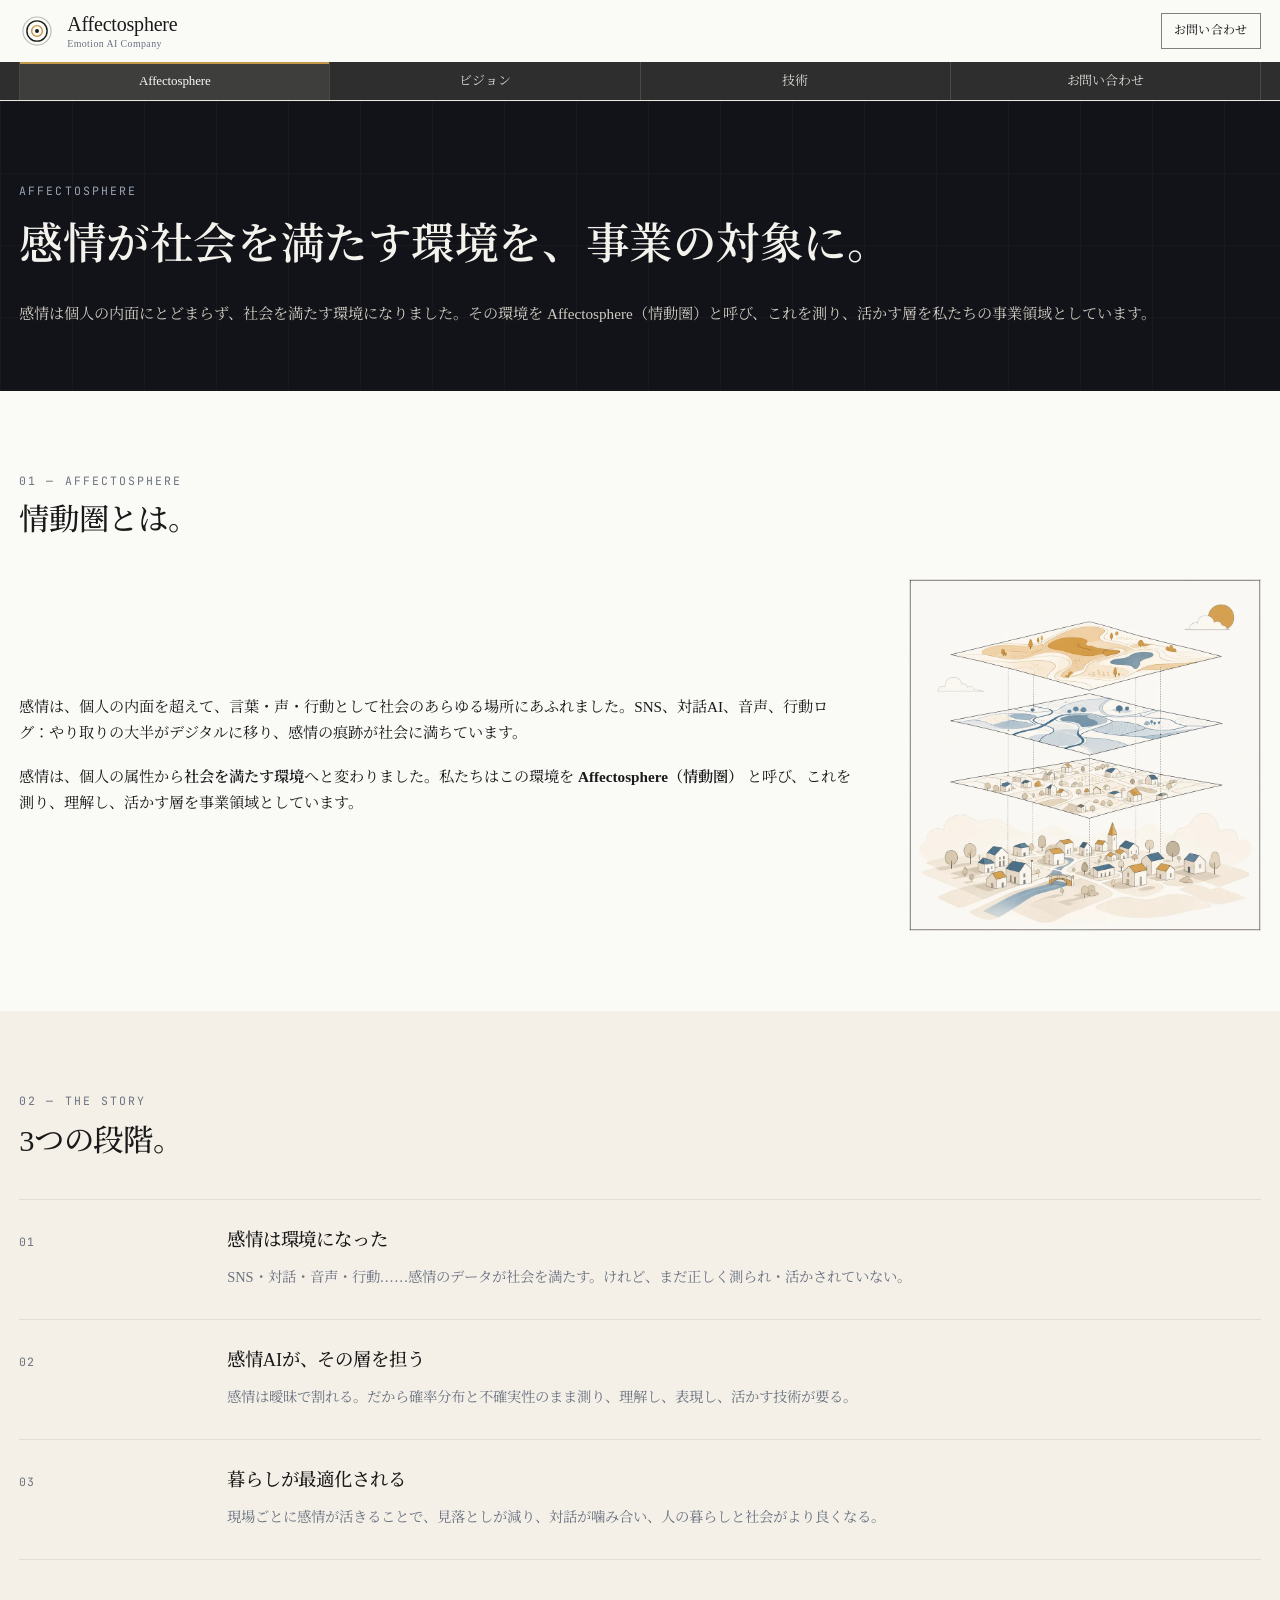
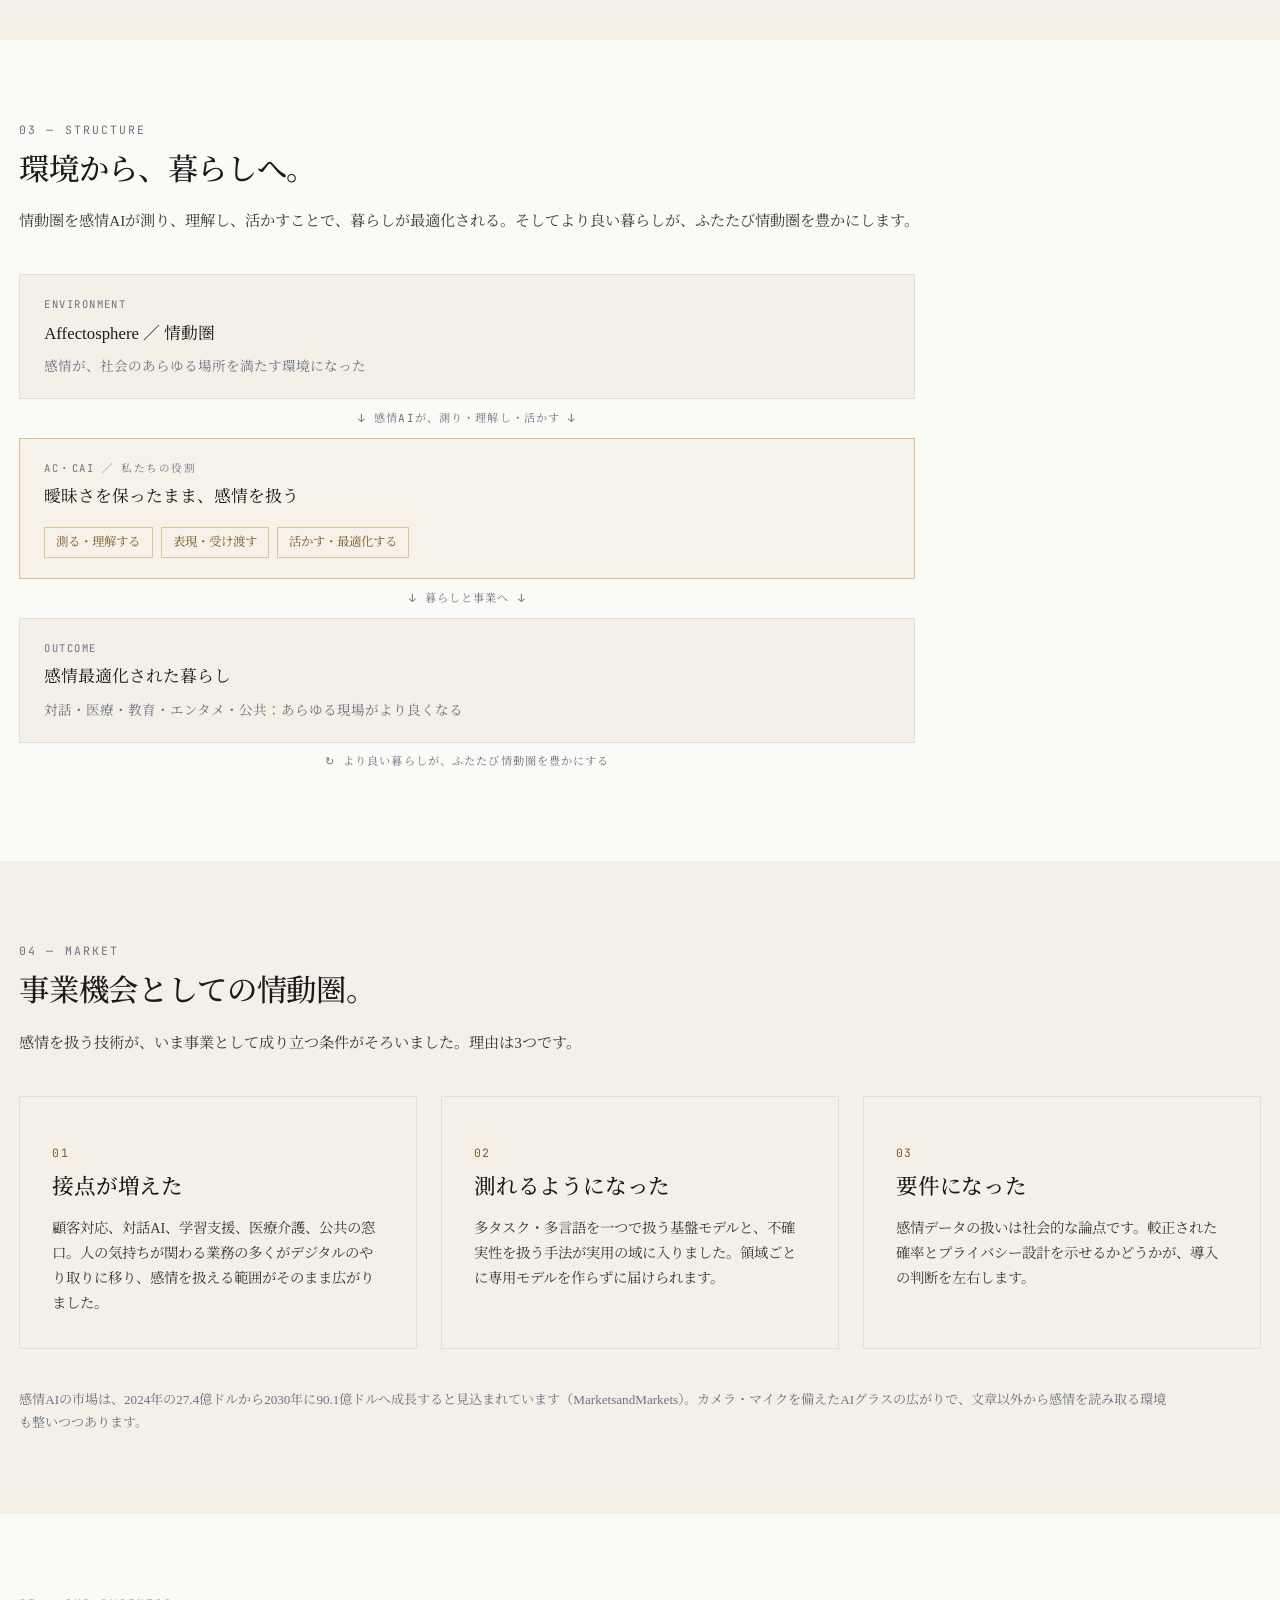
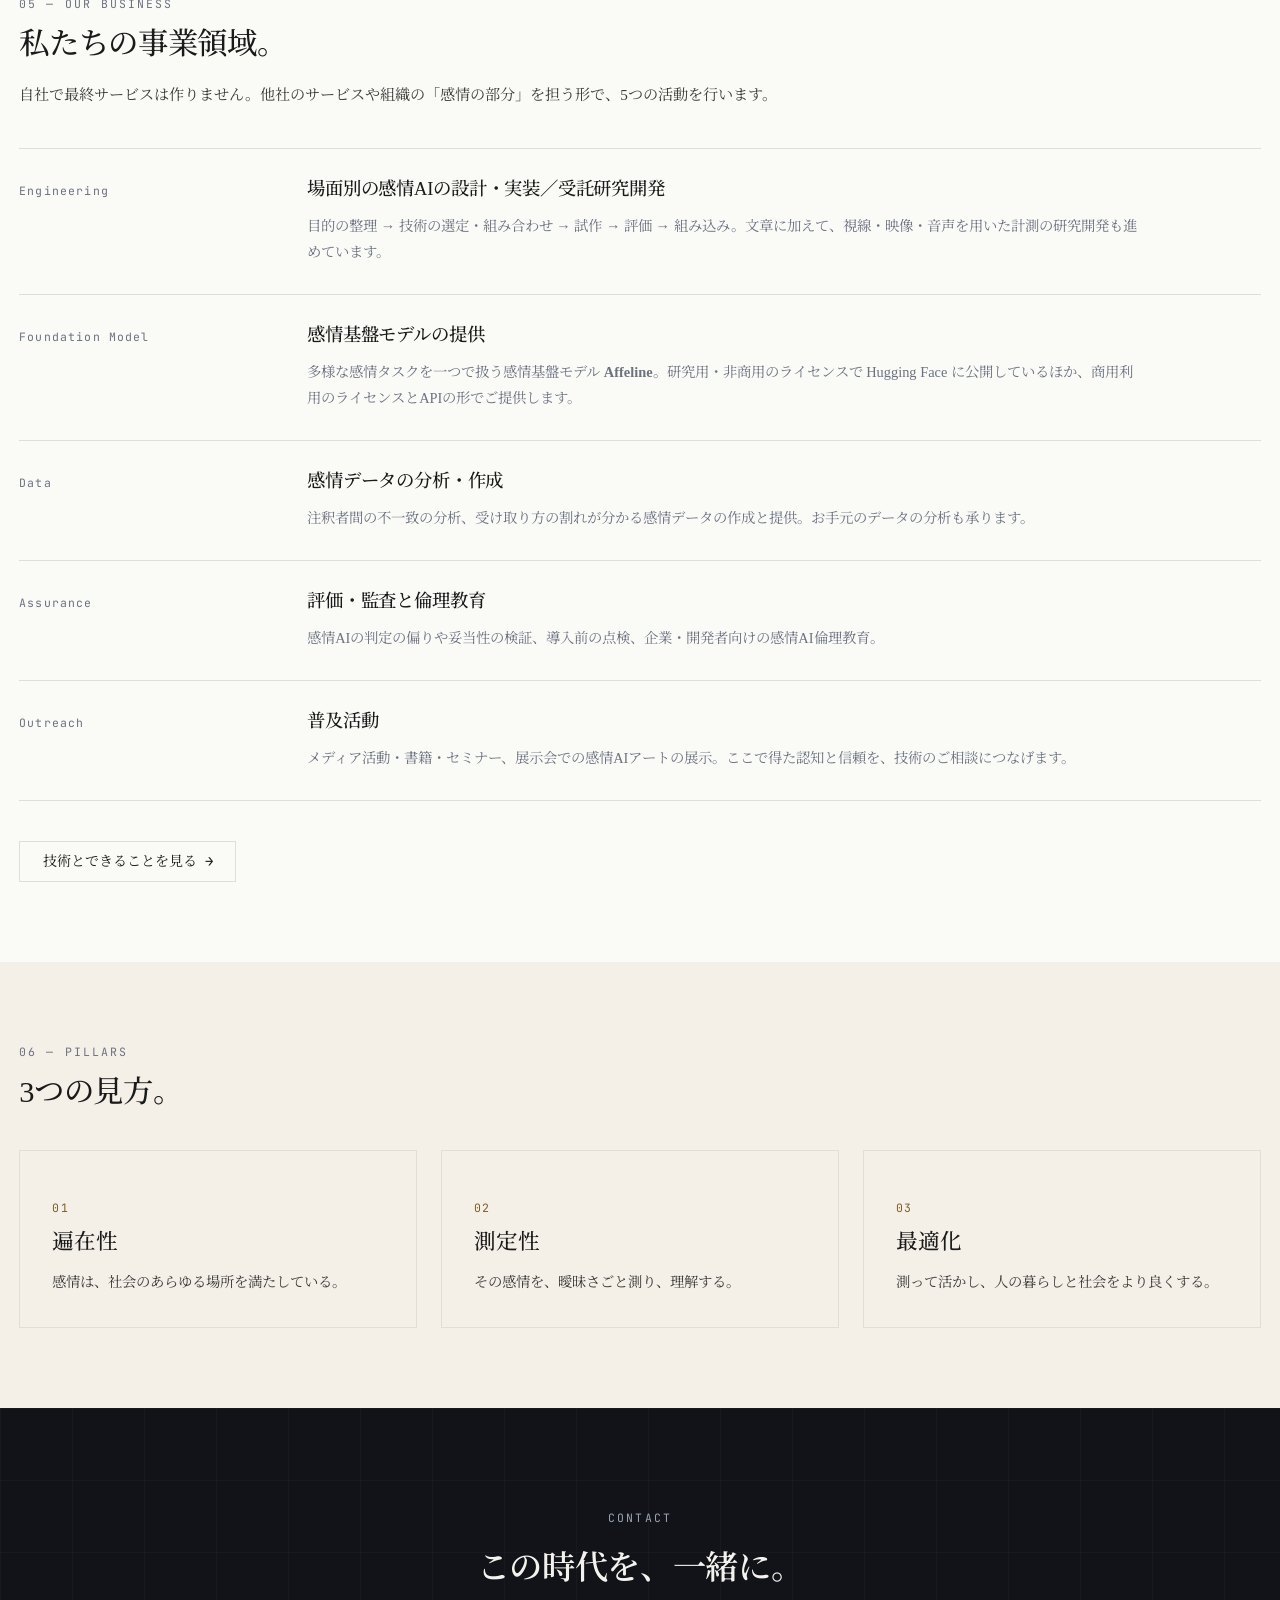
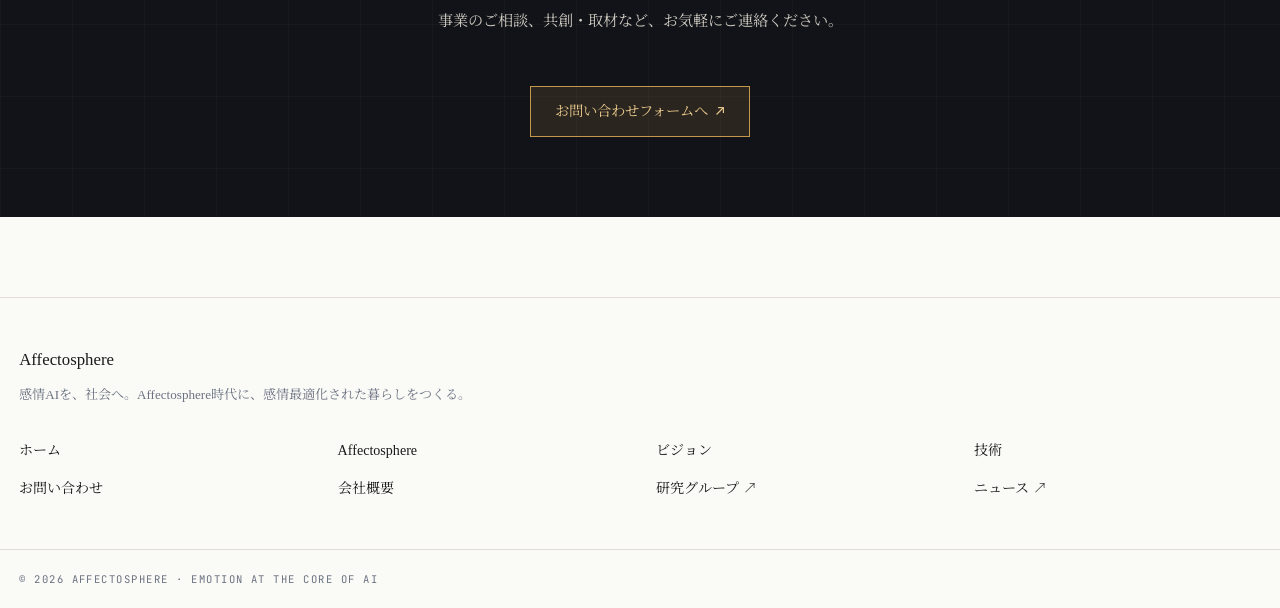
<file: affectosphere.html>
<!doctype html>
<html lang="ja">
<head>
<meta charset="utf-8">
<meta name="viewport" content="width=device-width, initial-scale=1">
<title>Affectosphere &mdash; 情動圏という事業領域 ｜ Affectosphere</title>
<meta name="description" content="感情は個人の属性から社会を満たす環境へ変わりました。Affectosphere（情動圏）という捉え方と、その環境を扱う事業領域・事業機会を示します。">
<link rel="canonical" href="https://affectosphere.group/affectosphere.html">
<meta property="og:type" content="website">
<meta property="og:site_name" content="Affectosphere">
<meta property="og:url" content="https://affectosphere.group/affectosphere.html">
<meta property="og:title" content="Affectosphere &mdash; 情動圏という事業領域 ｜ Affectosphere">
<meta property="og:description" content="感情は個人の属性から社会を満たす環境へ変わりました。Affectosphere（情動圏）という捉え方と、その環境を扱う事業領域・事業機会を示します。">
<meta property="og:image" content="https://affectosphere.group/og/affectosphere.png">
<meta property="og:image:width" content="1200">
<meta property="og:image:height" content="630">
<meta name="twitter:card" content="summary_large_image">
<link rel="icon" href="favicon.svg" type="image/svg+xml">
<link rel="preconnect" href="https://fonts.googleapis.com">
<link rel="preconnect" href="https://fonts.gstatic.com" crossorigin>
<link href="https://fonts.googleapis.com/css2?family=Noto+Serif+JP:wght@400;500;600;700&family=JetBrains+Mono:wght@400;500&display=swap" rel="stylesheet">
<link rel="stylesheet" href="style.css">
</head>
<body>

<header class="site-header">
  <div class="wrap brand-row">
    <a class="brand" href="index.html" aria-label="Affectosphere ホーム">
      <svg viewBox="0 0 32 32" fill="none" aria-hidden="true">
          <circle cx="16" cy="16" r="12.5" fill="none" stroke="currentColor" stroke-width="1" opacity="0.28"/>
          <circle cx="16" cy="16" r="9" fill="none" stroke="currentColor" stroke-width="1.25"/>
          <circle cx="16" cy="16" r="4.75" fill="none" stroke="#C4974A" stroke-width="1.25"/>
          <circle cx="16" cy="16" r="1.75" fill="currentColor"/>
        </svg>
      <span class="brand-name">
        <b>Affectosphere</b>
        <span>Emotion AI Company</span>
      </span>
    </a>
    <div class="header-actions">
      <a class="ghost-square" href="contact.html">お問い合わせ</a>
      <button class="nav-toggle" type="button" aria-label="メニューを開く" aria-expanded="false" data-nav-toggle>
        <svg width="20" height="14" viewBox="0 0 20 14" fill="none" aria-hidden="true">
          <path d="M0 1h20M0 7h20M0 13h20" stroke="currentColor" stroke-width="1.5"/>
        </svg>
      </button>
    </div>
  </div>

  <nav class="nav-band" aria-label="主要メニュー">
    <div class="wrap">
      <ul>
        <li><a href="affectosphere.html" aria-current="page">Affectosphere</a></li>
        <li><a href="vision.html">ビジョン</a></li>
        <li><a href="technology.html">技術</a></li>
        <li><a href="contact.html">お問い合わせ</a></li>
      </ul>
    </div>
  </nav>

  <div class="nav-drawer" data-nav-drawer>
    <div class="wrap">
      <ul>
        <li><a href="affectosphere.html" aria-current="page">Affectosphere</a></li>
        <li><a href="vision.html">ビジョン</a></li>
        <li><a href="technology.html">技術</a></li>
        <li><a href="contact.html">お問い合わせ</a></li>
      </ul>
    </div>
  </div>
</header>

<main>
<section class="surface-ink">
  <div class="ink-grid" aria-hidden="true"></div>
  <div class="wrap page-head">
    <p class="eyebrow reveal">Affectosphere</p>
    <h1 class="reveal">感情が社会を満たす環境を、事業の対象に。</h1>
    <p class="lead reveal">感情は個人の内面にとどまらず、社会を満たす環境になりました。その環境を Affectosphere（情動圏）と呼び、これを測り、活かす層を私たちの事業領域としています。</p>
  </div>
</section>

<section class="band">
  <div class="wrap">
    <header class="sec-head reveal">
      <p class="eyebrow">01 &mdash; Affectosphere</p>
      <h2>情動圏とは。</h2>
    </header>
    <div class="figrow reveal">
      <div class="measure">
        <p class="lead">感情は、個人の内面を超えて、言葉・声・行動として社会のあらゆる場所にあふれました。SNS、対話AI、音声、行動ログ：やり取りの大半がデジタルに移り、感情の痕跡が社会に満ちています。</p>
        <p class="lead" style="margin-top:1.1rem">感情は、個人の属性から<strong>社会を満たす環境</strong>へと変わりました。私たちはこの環境を <strong>Affectosphere（情動圏）</strong> と呼び、これを測り、理解し、活かす層を事業領域としています。</p>
      </div>
      <div class="fig"><img src="img/aff-analysis.webp" alt="社会にあふれる感情のデータを読み解く様子の図" width="1024" height="1024" loading="lazy"></div>
    </div>
  </div>
</section>

<section class="band cream">
  <div class="wrap">
    <header class="sec-head reveal">
      <p class="eyebrow">02 &mdash; The Story</p>
      <h2>3つの段階。</h2>
    </header>
    <ul class="rows">
      <li class="reveal">
        <div><span class="meta">01</span></div>
        <div class="body">
          <h3>感情は環境になった</h3>
          <p>SNS・対話・音声・行動……感情のデータが社会を満たす。けれど、まだ正しく測られ・活かされていない。</p>
        </div>
      </li>
      <li class="reveal">
        <div><span class="meta">02</span></div>
        <div class="body">
          <h3>感情AIが、その層を担う</h3>
          <p>感情は曖昧で割れる。だから確率分布と不確実性のまま測り、理解し、表現し、活かす技術が要る。</p>
        </div>
      </li>
      <li class="reveal">
        <div><span class="meta">03</span></div>
        <div class="body">
          <h3>暮らしが最適化される</h3>
          <p>現場ごとに感情が活きることで、見落としが減り、対話が噛み合い、人の暮らしと社会がより良くなる。</p>
        </div>
      </li>
    </ul>
  </div>
</section>

<section class="band">
  <div class="wrap">
    <header class="sec-head reveal">
      <p class="eyebrow">03 &mdash; Structure</p>
      <h2>環境から、暮らしへ。</h2>
    <p class="lead">情動圏を感情AIが測り、理解し、活かすことで、暮らしが最適化される。そしてより良い暮らしが、ふたたび情動圏を豊かにします。</p>
    </header>
    <div class="flow reveal">
      <div class="layer">
        <p class="k">Environment</p>
        <p class="t">Affectosphere ／ 情動圏</p>
        <p class="s">感情が、社会のあらゆる場所を満たす環境になった</p>
      </div>
      <p class="arrow">&darr; 感情AIが、測り・理解し・活かす &darr;</p>
      <div class="layer accent">
        <p class="k">AC・CAI ／ 私たちの役割</p>
        <p class="t">曖昧さを保ったまま、感情を扱う</p>
        <div class="chips"><span class="chip">測る・理解する</span><span class="chip">表現・受け渡す</span><span class="chip">活かす・最適化する</span></div>
      </div>
      <p class="arrow">&darr; 暮らしと事業へ &darr;</p>
      <div class="layer">
        <p class="k">Outcome</p>
        <p class="t">感情最適化された暮らし</p>
        <p class="s">対話・医療・教育・エンタメ・公共：あらゆる現場がより良くなる</p>
      </div>
      <p class="arrow">&#8635; より良い暮らしが、ふたたび情動圏を豊かにする</p>
    </div>
  </div>
</section>

<section class="band cream">
  <div class="wrap">
    <header class="sec-head reveal">
      <p class="eyebrow">04 &mdash; Market</p>
      <h2>事業機会としての情動圏。</h2>
    <p class="lead">感情を扱う技術が、いま事業として成り立つ条件がそろいました。理由は3つです。</p>
    </header>
    <div class="cards c3">
      <article class="card reveal"><p class="no">01</p><h3>接点が増えた</h3><p>顧客対応、対話AI、学習支援、医療介護、公共の窓口。人の気持ちが関わる業務の多くがデジタルのやり取りに移り、感情を扱える範囲がそのまま広がりました。</p></article>
      <article class="card reveal"><p class="no">02</p><h3>測れるようになった</h3><p>多タスク・多言語を一つで扱う基盤モデルと、不確実性を扱う手法が実用の域に入りました。領域ごとに専用モデルを作らずに届けられます。</p></article>
      <article class="card reveal"><p class="no">03</p><h3>要件になった</h3><p>感情データの扱いは社会的な論点です。較正された確率とプライバシー設計を示せるかどうかが、導入の判断を左右します。</p></article>
    </div>
    <div class="measure-wide reveal" style="margin-top:2.5rem">
      <p class="note">感情AIの市場は、2024年の27.4億ドルから2030年に90.1億ドルへ成長すると見込まれています（MarketsandMarkets）。カメラ・マイクを備えたAIグラスの広がりで、文章以外から感情を読み取る環境も整いつつあります。</p>
    </div>
  </div>
</section>

<section class="band">
  <div class="wrap">
    <header class="sec-head reveal">
      <p class="eyebrow">05 &mdash; Our Business</p>
      <h2>私たちの事業領域。</h2>
    <p class="lead">自社で最終サービスは作りません。他社のサービスや組織の「感情の部分」を担う形で、5つの活動を行います。</p>
    </header>
    <ul class="rows wide">
      <li class="reveal">
        <div><span class="meta">Engineering</span></div>
        <div class="body">
          <h3>場面別の感情AIの設計・実装／受託研究開発</h3>
          <p>目的の整理 &rarr; 技術の選定・組み合わせ &rarr; 試作 &rarr; 評価 &rarr; 組み込み。文章に加えて、視線・映像・音声を用いた計測の研究開発も進めています。</p>
        </div>
      </li>
      <li class="reveal">
        <div><span class="meta">Foundation Model</span></div>
        <div class="body">
          <h3>感情基盤モデルの提供</h3>
          <p>多様な感情タスクを一つで扱う感情基盤モデル <strong>Affeline</strong>。研究用・非商用のライセンスで Hugging Face に公開しているほか、商用利用のライセンスとAPIの形でご提供します。</p>
        </div>
      </li>
      <li class="reveal">
        <div><span class="meta">Data</span></div>
        <div class="body">
          <h3>感情データの分析・作成</h3>
          <p>注釈者間の不一致の分析、受け取り方の割れが分かる感情データの作成と提供。お手元のデータの分析も承ります。</p>
        </div>
      </li>
      <li class="reveal">
        <div><span class="meta">Assurance</span></div>
        <div class="body">
          <h3>評価・監査と倫理教育</h3>
          <p>感情AIの判定の偏りや妥当性の検証、導入前の点検、企業・開発者向けの感情AI倫理教育。</p>
        </div>
      </li>
      <li class="reveal">
        <div><span class="meta">Outreach</span></div>
        <div class="body">
          <h3>普及活動</h3>
          <p>メディア活動・書籍・セミナー、展示会での感情AIアートの展示。ここで得た認知と信頼を、技術のご相談につなげます。</p>
        </div>
      </li>
    </ul>
    <p class="reveal" style="margin-top:2.5rem"><a class="btn btn-ghost" href="technology.html">技術とできることを見る <span class="arw">&rarr;</span></a></p>
  </div>
</section>

<section class="band cream">
  <div class="wrap">
    <header class="sec-head reveal">
      <p class="eyebrow">06 &mdash; Pillars</p>
      <h2>3つの見方。</h2>
    </header>
    <div class="cards c3">
      <article class="card reveal"><p class="no">01</p><h3>遍在性</h3><p>感情は、社会のあらゆる場所を満たしている。</p></article>
      <article class="card reveal"><p class="no">02</p><h3>測定性</h3><p>その感情を、曖昧さごと測り、理解する。</p></article>
      <article class="card reveal"><p class="no">03</p><h3>最適化</h3><p>測って活かし、人の暮らしと社会をより良くする。</p></article>
    </div>
  </div>
</section>

<section class="surface-ink">
  <div class="ink-grid" aria-hidden="true"></div>
  <div class="wrap contact-block">
    <p class="eyebrow">Contact</p>
    <h2>この時代を、一緒に。</h2>
    <p>事業のご相談、共創・取材など、お気軽にご連絡ください。</p>
    <p><a class="mail" href="https://lab.affectosphere.group/contact/" target="_blank" rel="noopener">お問い合わせフォームへ <span aria-hidden="true">&#8599;</span></a></p>
  </div>
</section>
</main>

<footer class="site-footer">
  <div class="wrap inner">
    <p class="fbrand">Affectosphere</p>
    <p class="ftag">感情AIを、社会へ。Affectosphere時代に、感情最適化された暮らしをつくる。</p>
    <div class="flinks">
      <a href="index.html">ホーム</a>
      <a href="affectosphere.html">Affectosphere</a>
      <a href="vision.html">ビジョン</a>
      <a href="technology.html">技術</a>
      <a href="contact.html">お問い合わせ</a>
      <a href="company.html">会社概要</a>
      <a href="https://lab.affectosphere.group/" target="_blank" rel="noopener">研究グループ &#8599;</a>
      <a href="https://news.affectosphere.group/" target="_blank" rel="noopener">ニュース &#8599;</a>
    </div>
  </div>
  <div class="wrap copy">&copy; 2026 AFFECTOSPHERE &middot; EMOTION AT THE CORE OF AI</div>
</footer>

<script src="js/site.js" defer></script>
</body>
</html>
</file>
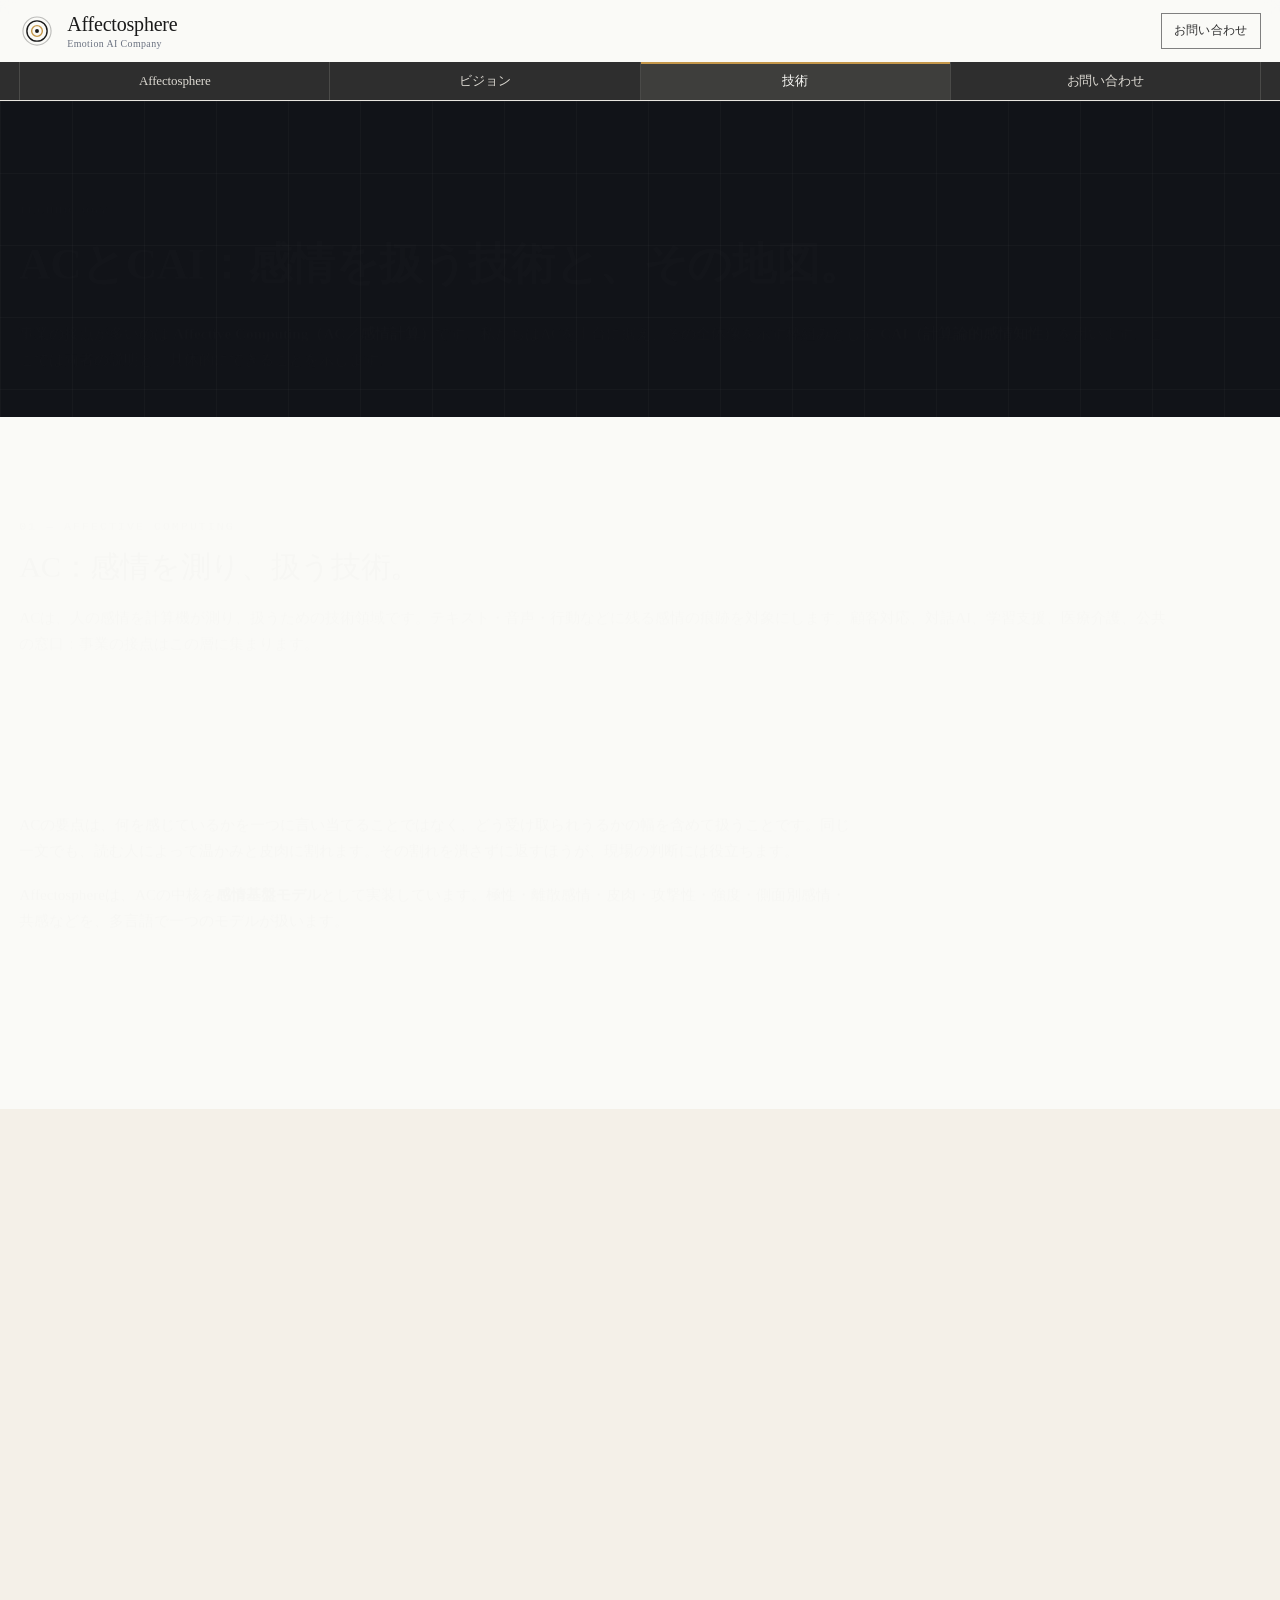
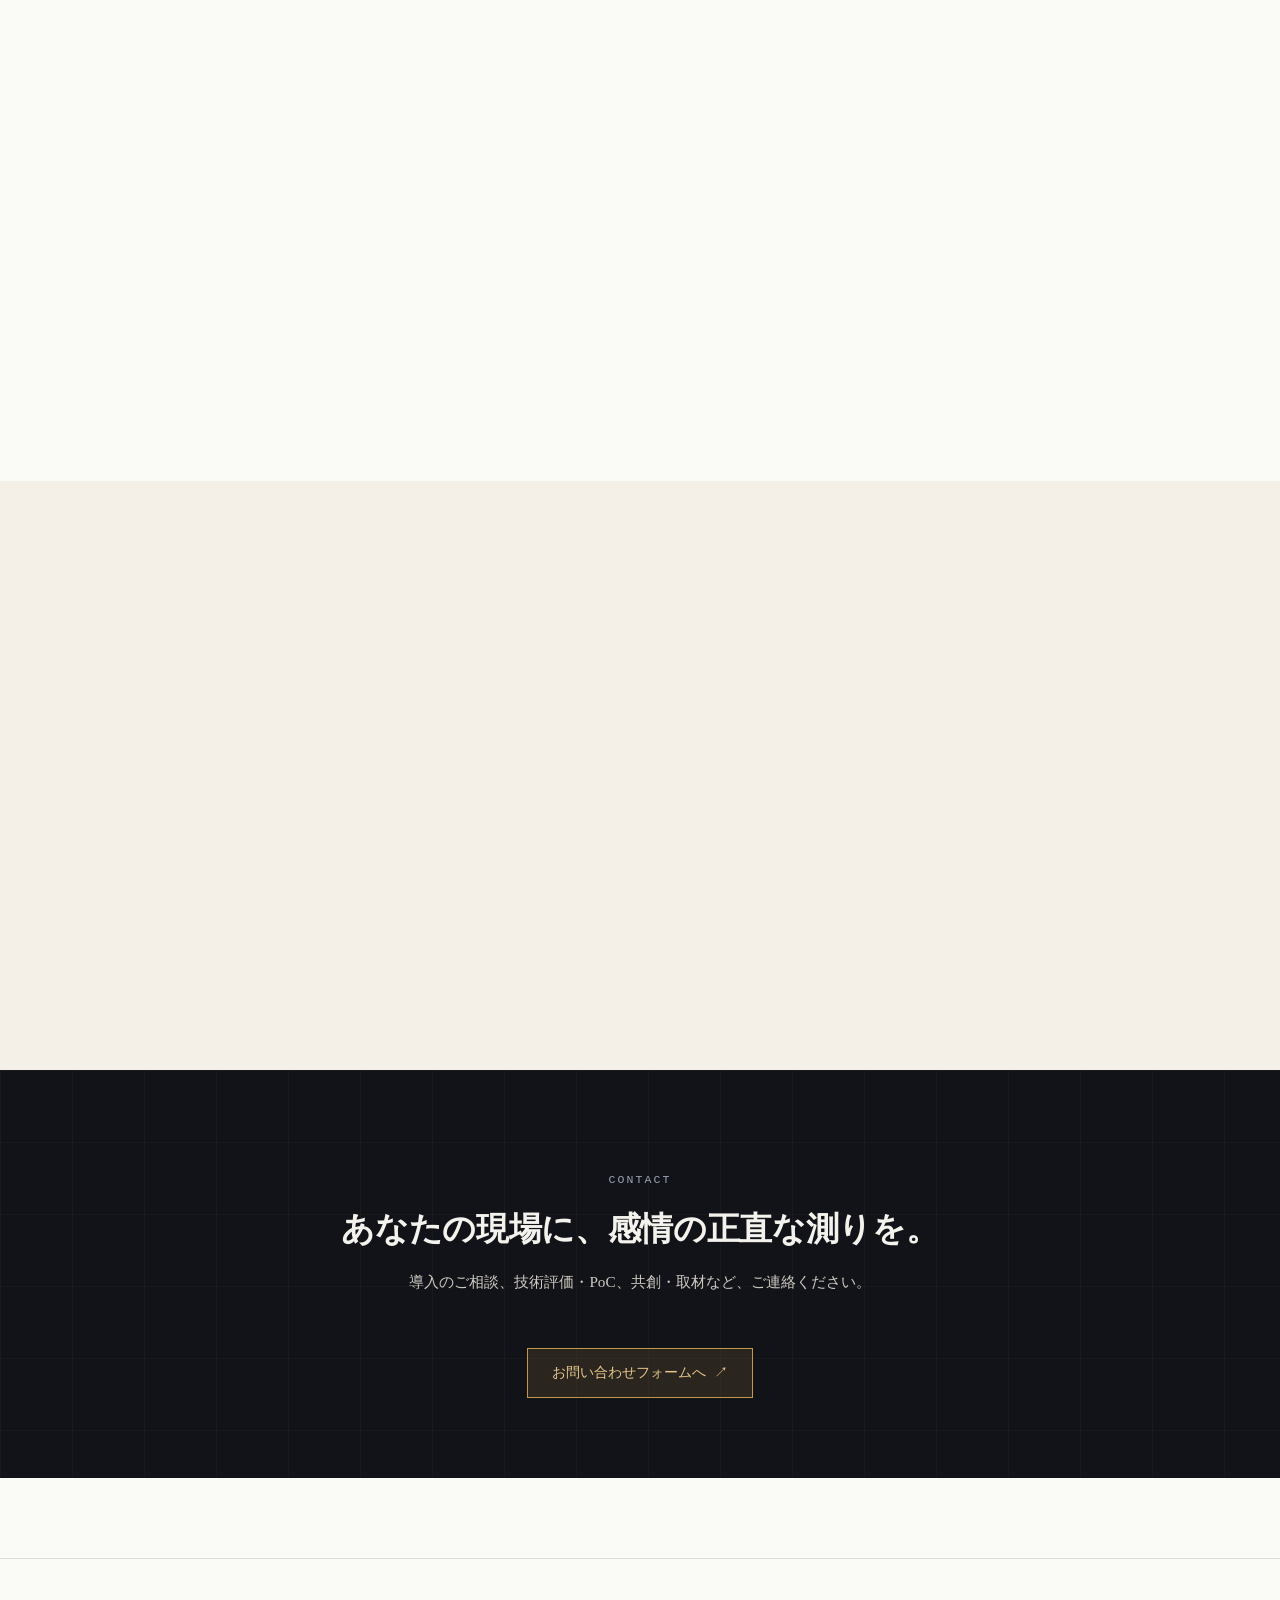
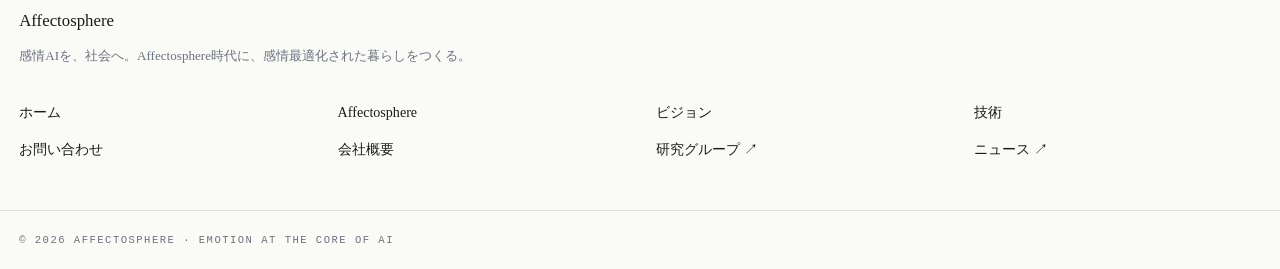
<file: cai.html>
<!doctype html>
<html lang="ja">
<head>
<meta charset="utf-8">
<meta name="viewport" content="width=device-width, initial-scale=1">
<title>移動しました ｜ Affectosphere</title>
<meta name="robots" content="noindex">
<link rel="canonical" href="technology.html">
<meta http-equiv="refresh" content="0; url=technology.html">
<link rel="icon" href="favicon.svg" type="image/svg+xml">
<link rel="stylesheet" href="style.css">
</head>
<body>
<main>
<section class="surface-ink">
  <div class="ink-grid" aria-hidden="true"></div>
  <div class="wrap page-head">
    <p class="eyebrow">Moved</p>
    <h1>このページは移動しました。</h1>
    <p class="lead">CAI の説明は「技術」ページに入りました。 自動で移動しない場合は、<a class="link-amber" href="technology.html">こちら</a>をご覧ください。</p>
  </div>
</section>
</main>
</body>
</html>
</file>
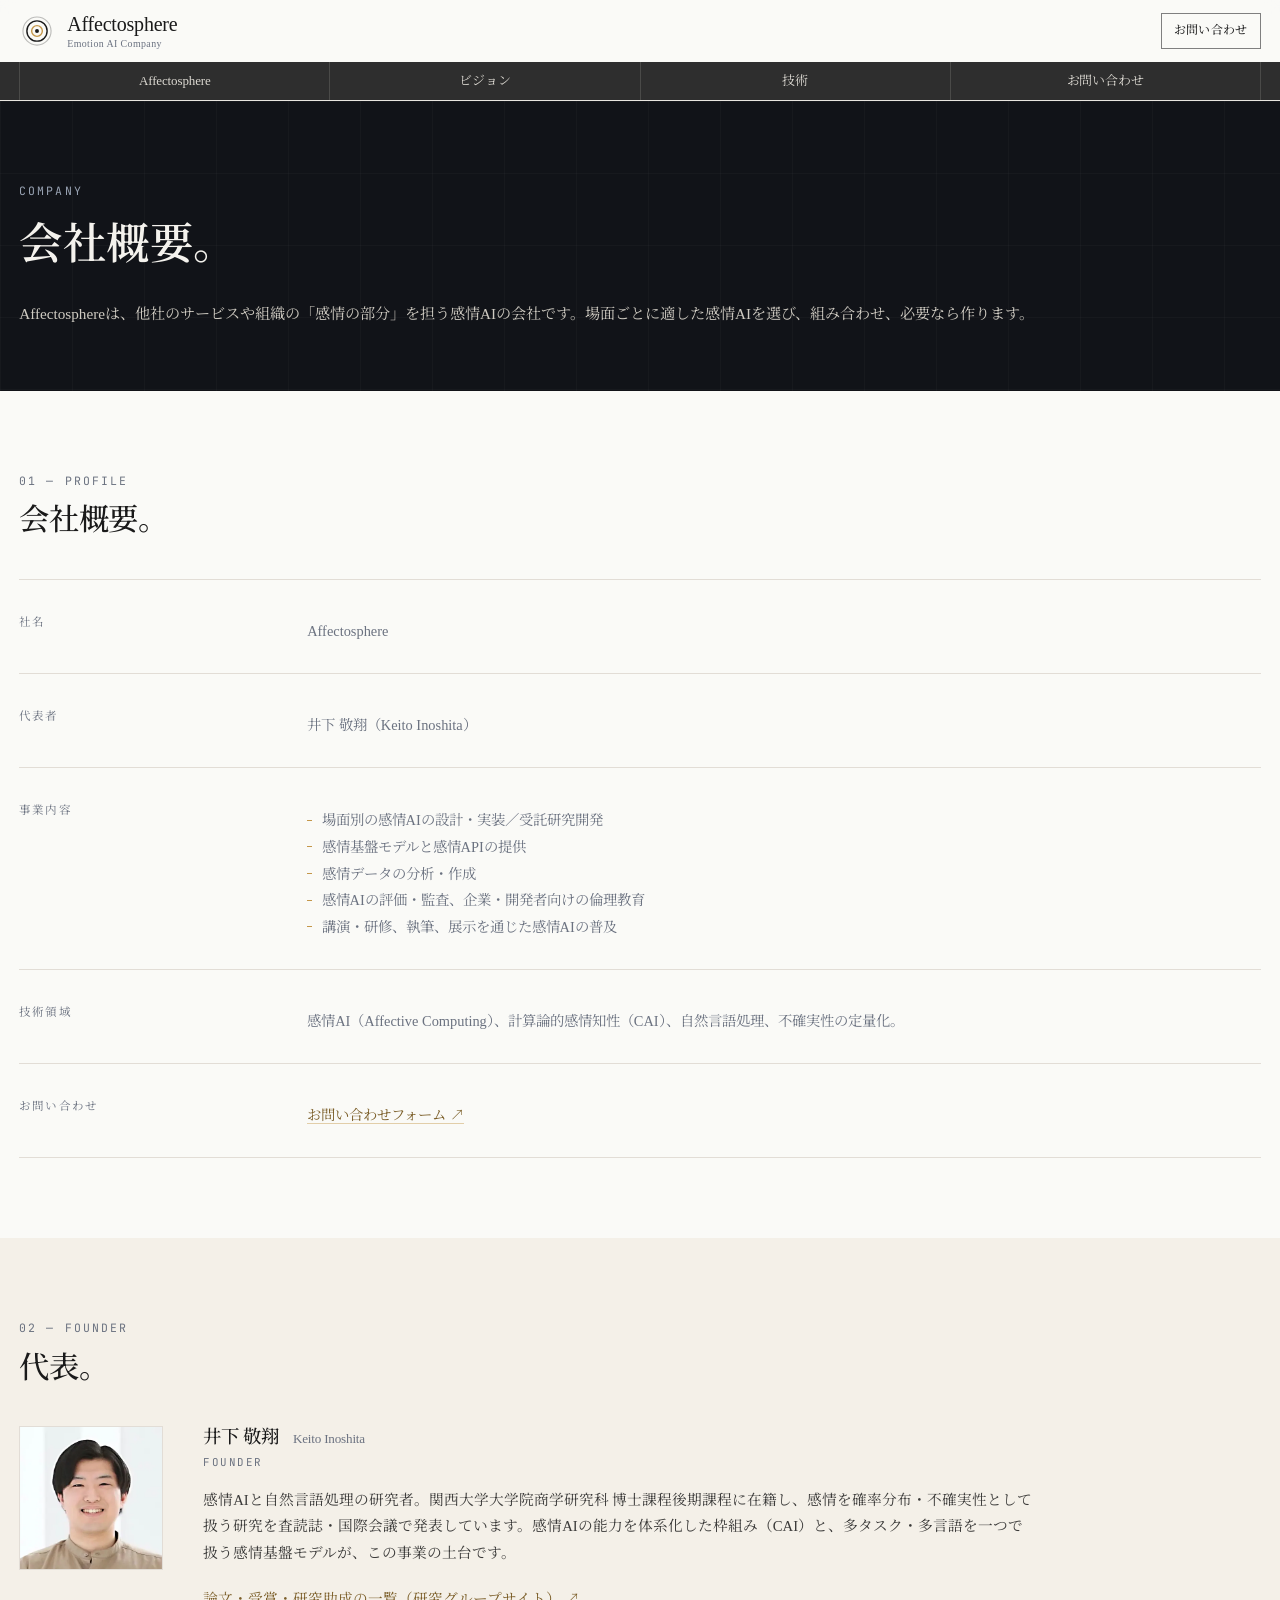
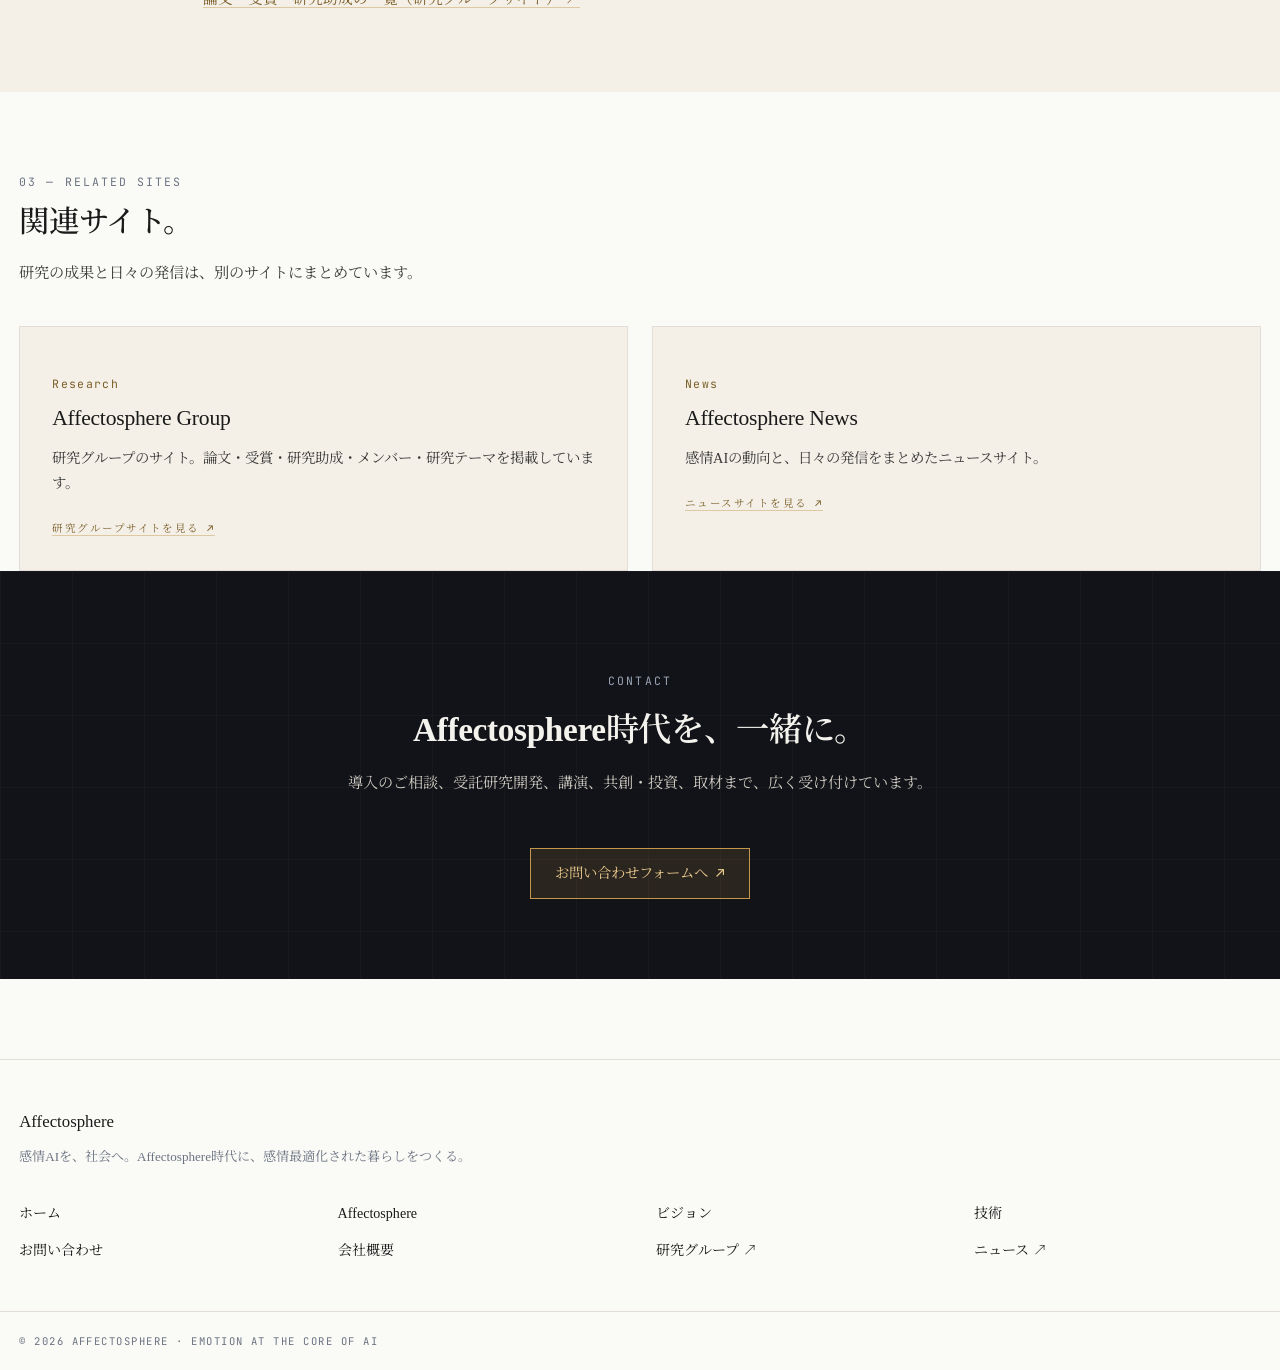
<file: company.html>
<!doctype html>
<html lang="ja">
<head>
<meta charset="utf-8">
<meta name="viewport" content="width=device-width, initial-scale=1">
<title>会社概要 &mdash; Company ｜ Affectosphere</title>
<meta name="description" content="Affectosphere の会社概要。代表者、事業内容、技術領域、関連サイト、お問い合わせ窓口。">
<link rel="canonical" href="https://affectosphere.group/company.html">
<meta property="og:type" content="website">
<meta property="og:site_name" content="Affectosphere">
<meta property="og:url" content="https://affectosphere.group/company.html">
<meta property="og:title" content="会社概要 &mdash; Company ｜ Affectosphere">
<meta property="og:description" content="Affectosphere の会社概要。代表者、事業内容、技術領域、関連サイト、お問い合わせ窓口。">
<meta property="og:image" content="https://affectosphere.group/og/company.png">
<meta property="og:image:width" content="1200">
<meta property="og:image:height" content="630">
<meta name="twitter:card" content="summary_large_image">
<link rel="icon" href="favicon.svg" type="image/svg+xml">
<link rel="preconnect" href="https://fonts.googleapis.com">
<link rel="preconnect" href="https://fonts.gstatic.com" crossorigin>
<link href="https://fonts.googleapis.com/css2?family=Noto+Serif+JP:wght@400;500;600;700&family=JetBrains+Mono:wght@400;500&display=swap" rel="stylesheet">
<link rel="stylesheet" href="style.css">
</head>
<body>

<header class="site-header">
  <div class="wrap brand-row">
    <a class="brand" href="index.html" aria-label="Affectosphere ホーム">
      <svg viewBox="0 0 32 32" fill="none" aria-hidden="true">
          <circle cx="16" cy="16" r="12.5" fill="none" stroke="currentColor" stroke-width="1" opacity="0.28"/>
          <circle cx="16" cy="16" r="9" fill="none" stroke="currentColor" stroke-width="1.25"/>
          <circle cx="16" cy="16" r="4.75" fill="none" stroke="#C4974A" stroke-width="1.25"/>
          <circle cx="16" cy="16" r="1.75" fill="currentColor"/>
        </svg>
      <span class="brand-name">
        <b>Affectosphere</b>
        <span>Emotion AI Company</span>
      </span>
    </a>
    <div class="header-actions">
      <a class="ghost-square" href="contact.html">お問い合わせ</a>
      <button class="nav-toggle" type="button" aria-label="メニューを開く" aria-expanded="false" data-nav-toggle>
        <svg width="20" height="14" viewBox="0 0 20 14" fill="none" aria-hidden="true">
          <path d="M0 1h20M0 7h20M0 13h20" stroke="currentColor" stroke-width="1.5"/>
        </svg>
      </button>
    </div>
  </div>

  <nav class="nav-band" aria-label="主要メニュー">
    <div class="wrap">
      <ul>
        <li><a href="affectosphere.html">Affectosphere</a></li>
        <li><a href="vision.html">ビジョン</a></li>
        <li><a href="technology.html">技術</a></li>
        <li><a href="contact.html">お問い合わせ</a></li>
      </ul>
    </div>
  </nav>

  <div class="nav-drawer" data-nav-drawer>
    <div class="wrap">
      <ul>
        <li><a href="affectosphere.html">Affectosphere</a></li>
        <li><a href="vision.html">ビジョン</a></li>
        <li><a href="technology.html">技術</a></li>
        <li><a href="contact.html">お問い合わせ</a></li>
      </ul>
    </div>
  </div>
</header>

<main>
<section class="surface-ink">
  <div class="ink-grid" aria-hidden="true"></div>
  <div class="wrap page-head">
    <p class="eyebrow reveal">Company</p>
    <h1 class="reveal">会社概要。</h1>
    <p class="lead reveal">Affectosphereは、他社のサービスや組織の「感情の部分」を担う感情AIの会社です。場面ごとに適した感情AIを選び、組み合わせ、必要なら作ります。</p>
  </div>
</section>

<section class="band">
  <div class="wrap">
    <header class="sec-head reveal">
      <p class="eyebrow">01 &mdash; Profile</p>
      <h2>会社概要。</h2>
    </header>
    <ul class="rows wide">
      <li class="reveal">
        <div><span class="meta">社名</span></div>
        <div class="body"><p>Affectosphere</p></div>
      </li>
      <li class="reveal">
        <div><span class="meta">代表者</span></div>
        <div class="body"><p>井下 敬翔（Keito Inoshita）</p></div>
      </li>
      <li class="reveal">
        <div><span class="meta">事業内容</span></div>
        <div class="body">
          <ul class="plain">
            <li>場面別の感情AIの設計・実装／受託研究開発</li>
            <li>感情基盤モデルと感情APIの提供</li>
            <li>感情データの分析・作成</li>
            <li>感情AIの評価・監査、企業・開発者向けの倫理教育</li>
            <li>講演・研修、執筆、展示を通じた感情AIの普及</li>
          </ul>
        </div>
      </li>
      <li class="reveal">
        <div><span class="meta">技術領域</span></div>
        <div class="body"><p>感情AI（Affective Computing）、計算論的感情知性（CAI）、自然言語処理、不確実性の定量化。</p></div>
      </li>
      <li class="reveal">
        <div><span class="meta">お問い合わせ</span></div>
        <div class="body"><p><a class="link-amber" href="https://lab.affectosphere.group/contact/" target="_blank" rel="noopener">お問い合わせフォーム &#8599;</a></p></div>
      </li>
    </ul>
  </div>
</section>

<section class="band cream">
  <div class="wrap">
    <header class="sec-head reveal">
      <p class="eyebrow">02 &mdash; Founder</p>
      <h2>代表。</h2>
    </header>
    <div class="founder reveal">
      <div class="ava photo"><img src="img/keito-inoshita.webp" alt="井下 敬翔" width="582" height="420" loading="lazy"></div>
      <div>
        <h3>井下 敬翔 <small>Keito Inoshita</small></h3>
        <p class="role">Founder</p>
        <p>感情AIと自然言語処理の研究者。関西大学大学院商学研究科 博士課程後期課程に在籍し、感情を確率分布・不確実性として扱う研究を査読誌・国際会議で発表しています。感情AIの能力を体系化した枠組み（CAI）と、多タスク・多言語を一つで扱う感情基盤モデルが、この事業の土台です。</p>
        <p style="margin-top:1.2rem"><a class="link-amber" href="https://lab.affectosphere.group/" target="_blank" rel="noopener">論文・受賞・研究助成の一覧（研究グループサイト） &#8599;</a></p>
      </div>
    </div>
  </div>
</section>

<section class="band">
  <div class="wrap">
    <header class="sec-head reveal">
      <p class="eyebrow">03 &mdash; Related Sites</p>
      <h2>関連サイト。</h2>
    <p class="lead">研究の成果と日々の発信は、別のサイトにまとめています。</p>
    </header>
    <div class="cards c2">
      <article class="card reveal">
        <p class="no">Research</p>
        <h3>Affectosphere Group</h3>
        <p>研究グループのサイト。論文・受賞・研究助成・メンバー・研究テーマを掲載しています。</p>
        <p class="sublabel"><a class="link-amber" href="https://lab.affectosphere.group/" target="_blank" rel="noopener">研究グループサイトを見る &#8599;</a></p>
      </article>
      <article class="card reveal">
        <p class="no">News</p>
        <h3>Affectosphere News</h3>
        <p>感情AIの動向と、日々の発信をまとめたニュースサイト。</p>
        <p class="sublabel"><a class="link-amber" href="https://news.affectosphere.group/" target="_blank" rel="noopener">ニュースサイトを見る &#8599;</a></p>
      </article>
    </div>
  </div>
</section>

<section class="surface-ink">
  <div class="ink-grid" aria-hidden="true"></div>
  <div class="wrap contact-block">
    <p class="eyebrow">Contact</p>
    <h2>Affectosphere時代を、一緒に。</h2>
    <p>導入のご相談、受託研究開発、講演、共創・投資、取材まで、広く受け付けています。</p>
    <p><a class="mail" href="https://lab.affectosphere.group/contact/" target="_blank" rel="noopener">お問い合わせフォームへ <span aria-hidden="true">&#8599;</span></a></p>
  </div>
</section>
</main>

<footer class="site-footer">
  <div class="wrap inner">
    <p class="fbrand">Affectosphere</p>
    <p class="ftag">感情AIを、社会へ。Affectosphere時代に、感情最適化された暮らしをつくる。</p>
    <div class="flinks">
      <a href="index.html">ホーム</a>
      <a href="affectosphere.html">Affectosphere</a>
      <a href="vision.html">ビジョン</a>
      <a href="technology.html">技術</a>
      <a href="contact.html">お問い合わせ</a>
      <a href="company.html">会社概要</a>
      <a href="https://lab.affectosphere.group/" target="_blank" rel="noopener">研究グループ &#8599;</a>
      <a href="https://news.affectosphere.group/" target="_blank" rel="noopener">ニュース &#8599;</a>
    </div>
  </div>
  <div class="wrap copy">&copy; 2026 AFFECTOSPHERE &middot; EMOTION AT THE CORE OF AI</div>
</footer>

<script src="js/site.js" defer></script>
</body>
</html>
</file>
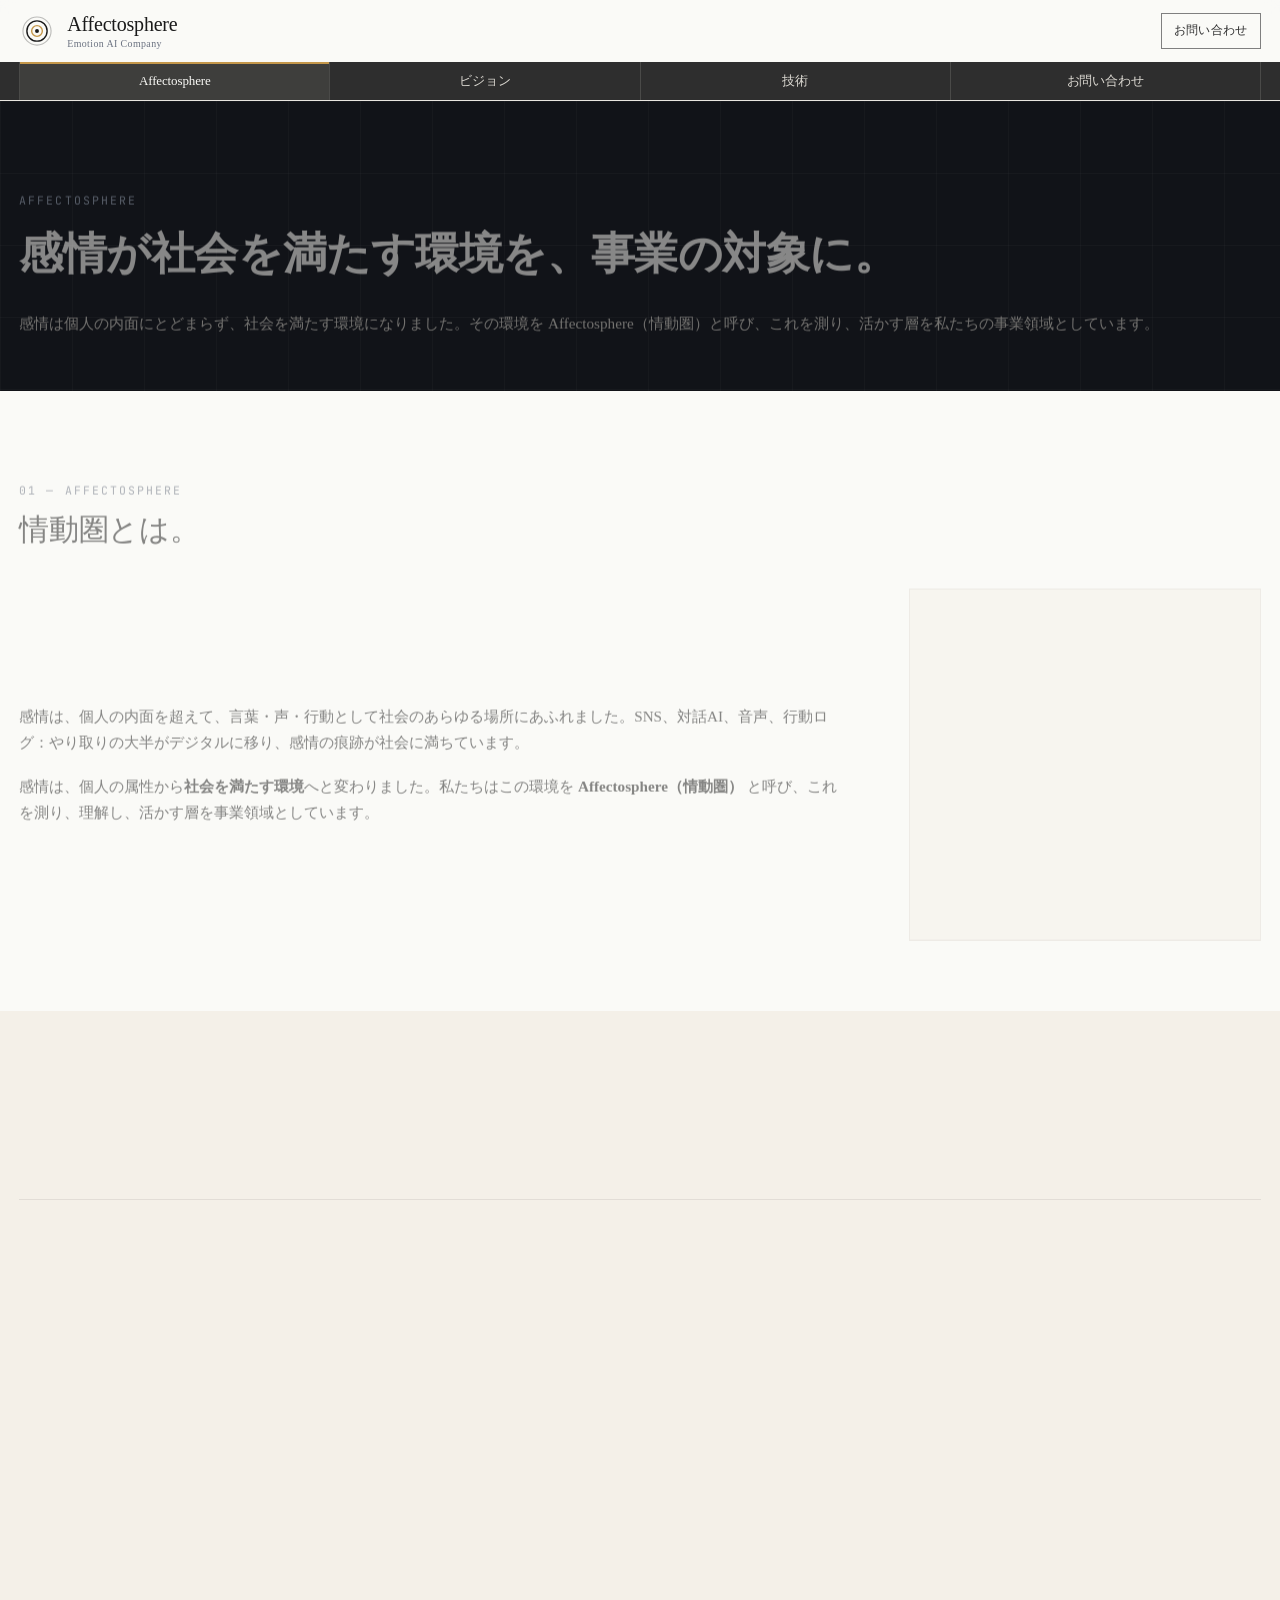
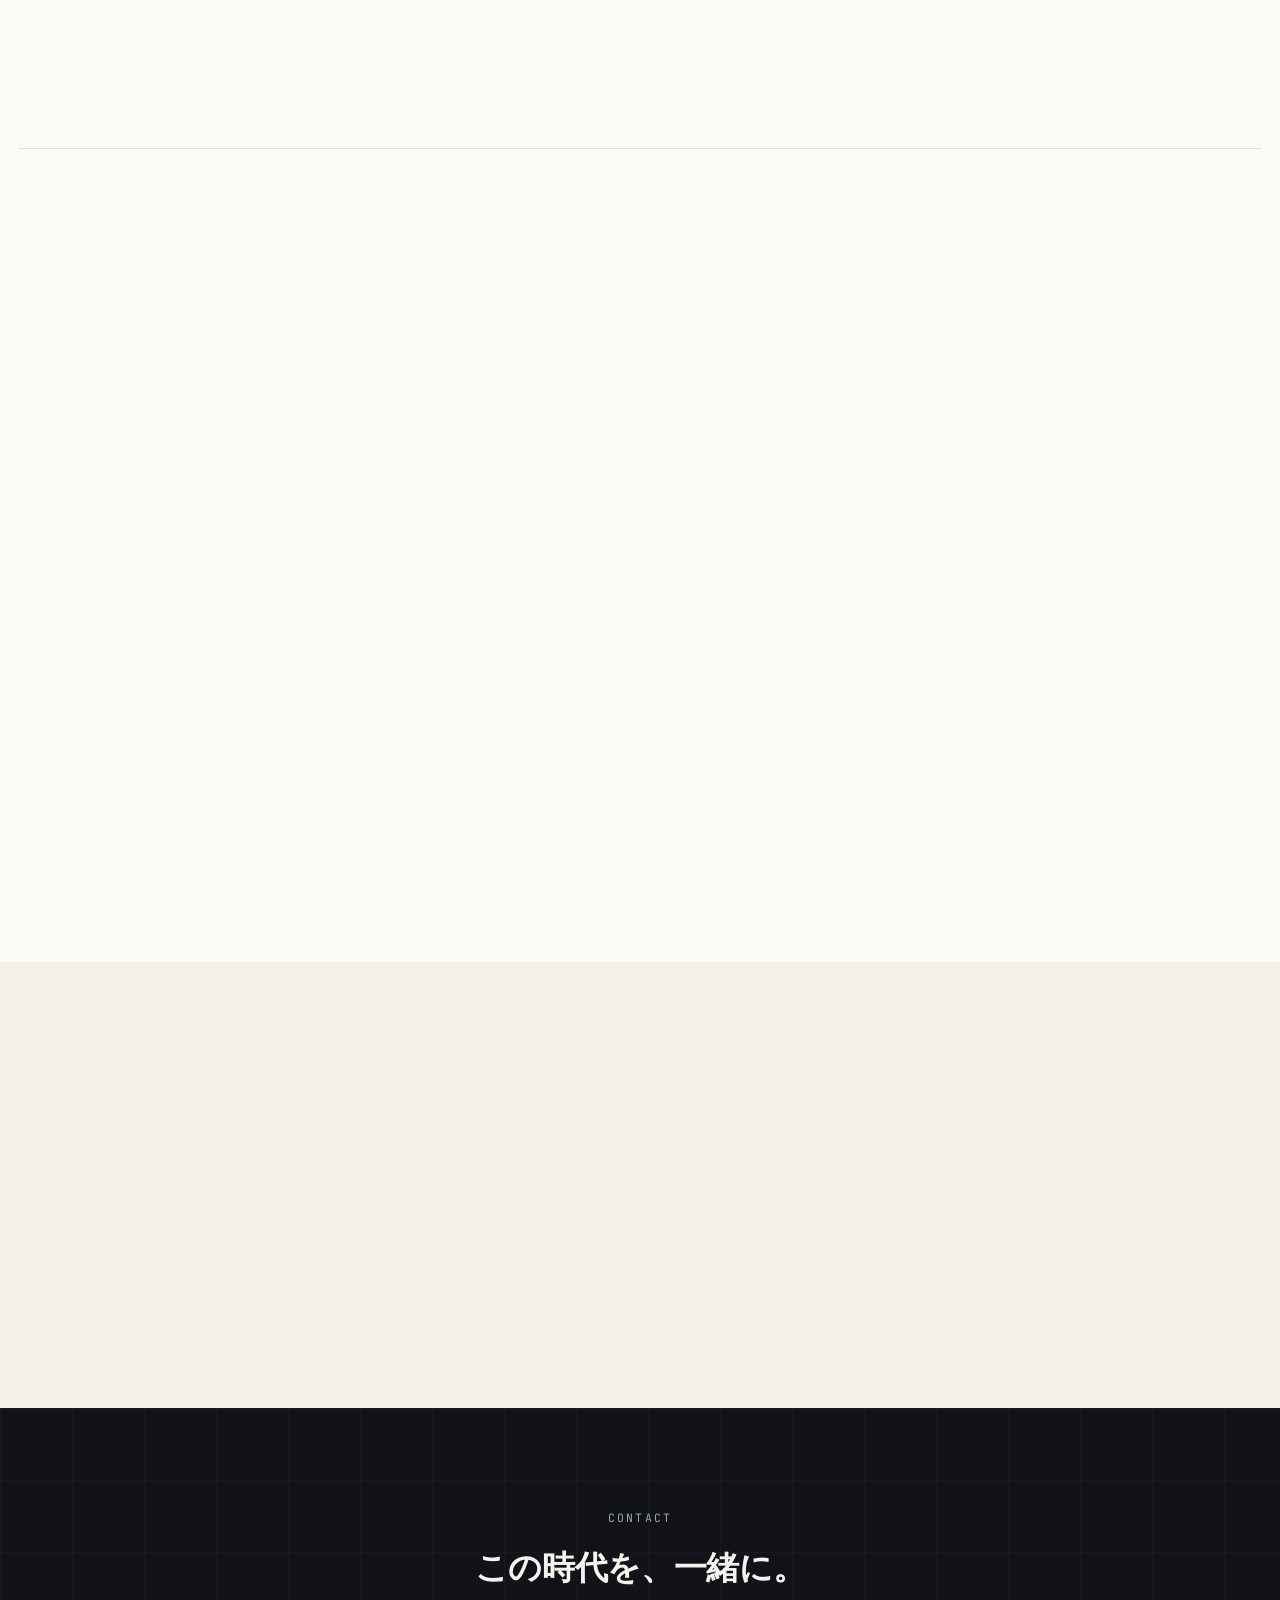
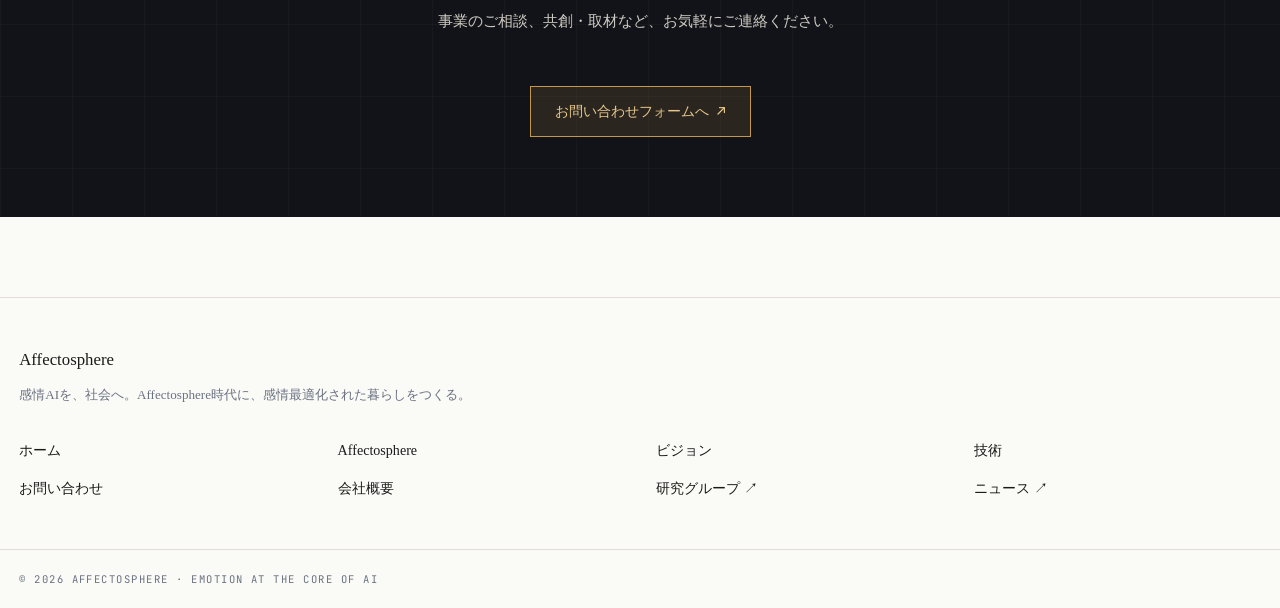
<file: concept.html>
<!doctype html>
<html lang="ja">
<head>
<meta charset="utf-8">
<meta name="viewport" content="width=device-width, initial-scale=1">
<title>移動しました ｜ Affectosphere</title>
<meta name="robots" content="noindex">
<link rel="canonical" href="affectosphere.html">
<meta http-equiv="refresh" content="0; url=affectosphere.html">
<link rel="icon" href="favicon.svg" type="image/svg+xml">
<link rel="stylesheet" href="style.css">
</head>
<body>
<main>
<section class="surface-ink">
  <div class="ink-grid" aria-hidden="true"></div>
  <div class="wrap page-head">
    <p class="eyebrow">Moved</p>
    <h1>このページは移動しました。</h1>
    <p class="lead">「概念」のページは Affectosphere ページになりました。 自動で移動しない場合は、<a class="link-amber" href="affectosphere.html">こちら</a>をご覧ください。</p>
  </div>
</section>
</main>
</body>
</html>
</file>
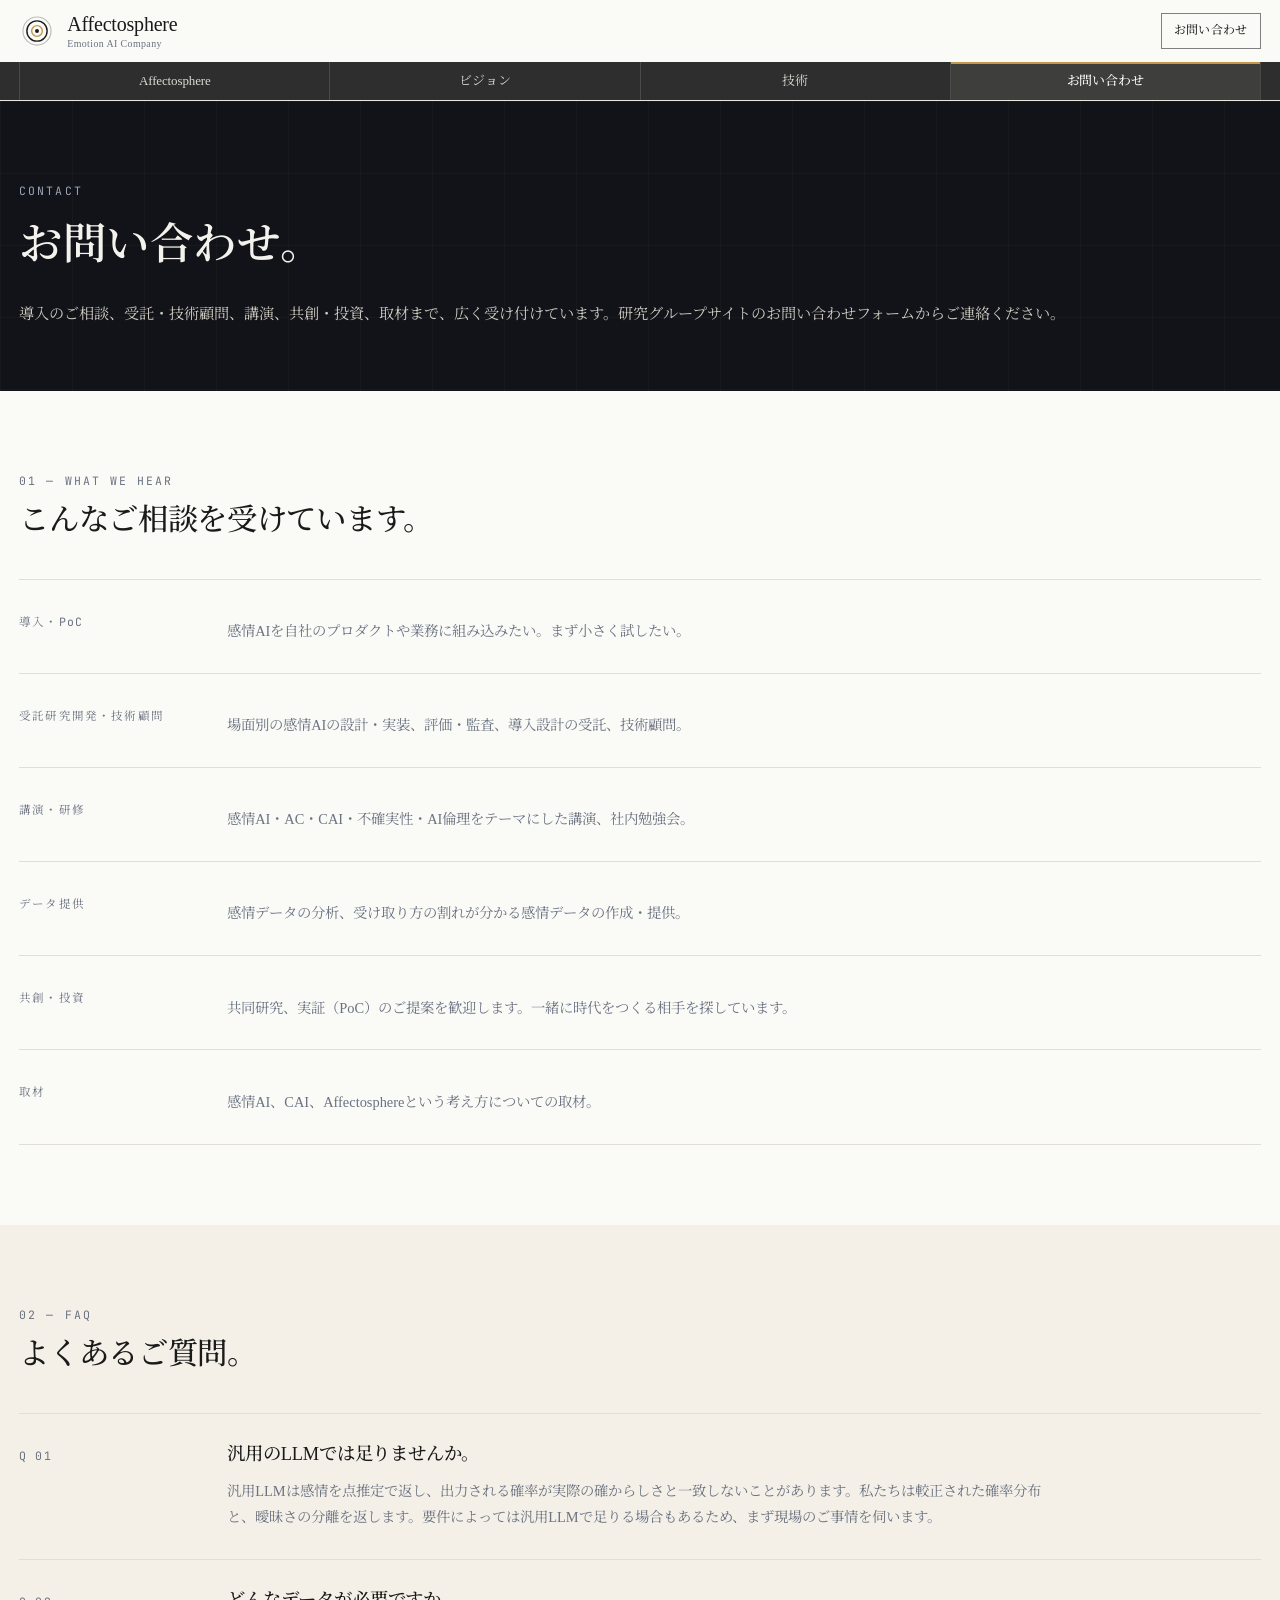
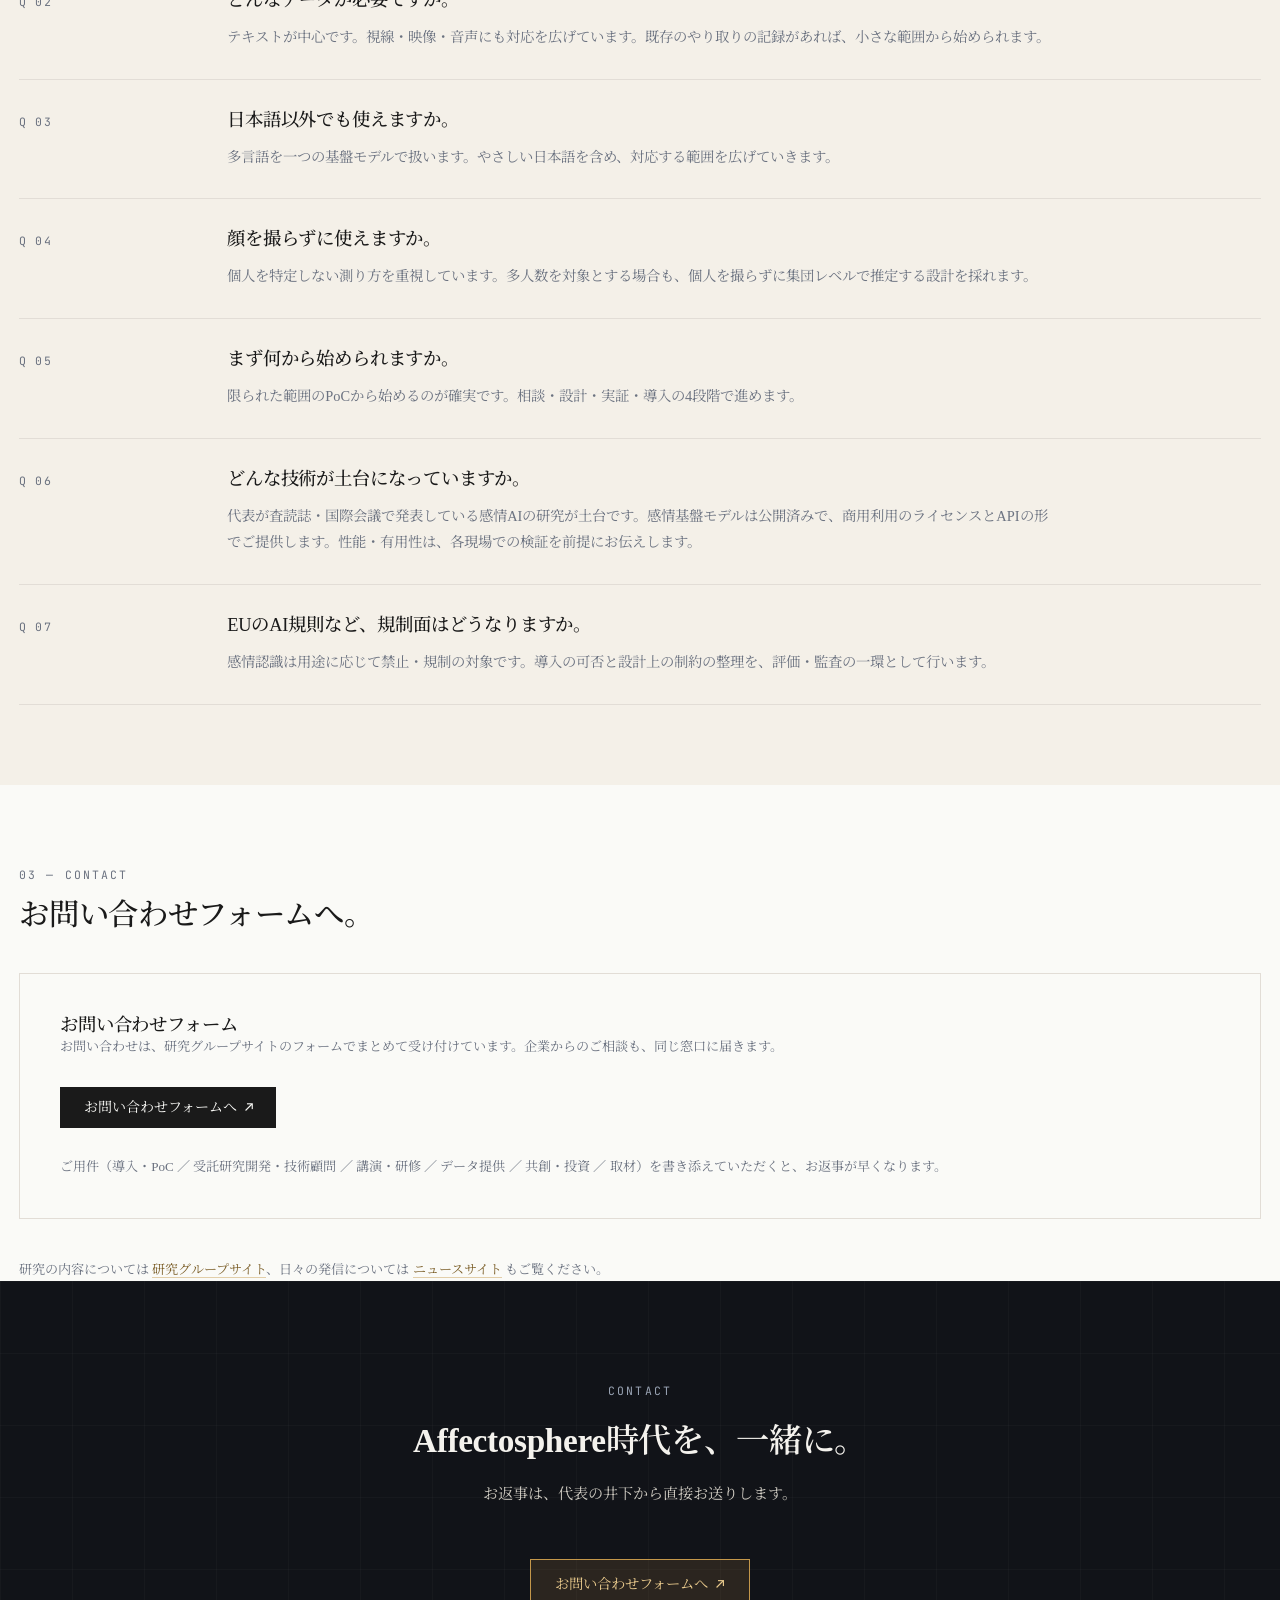
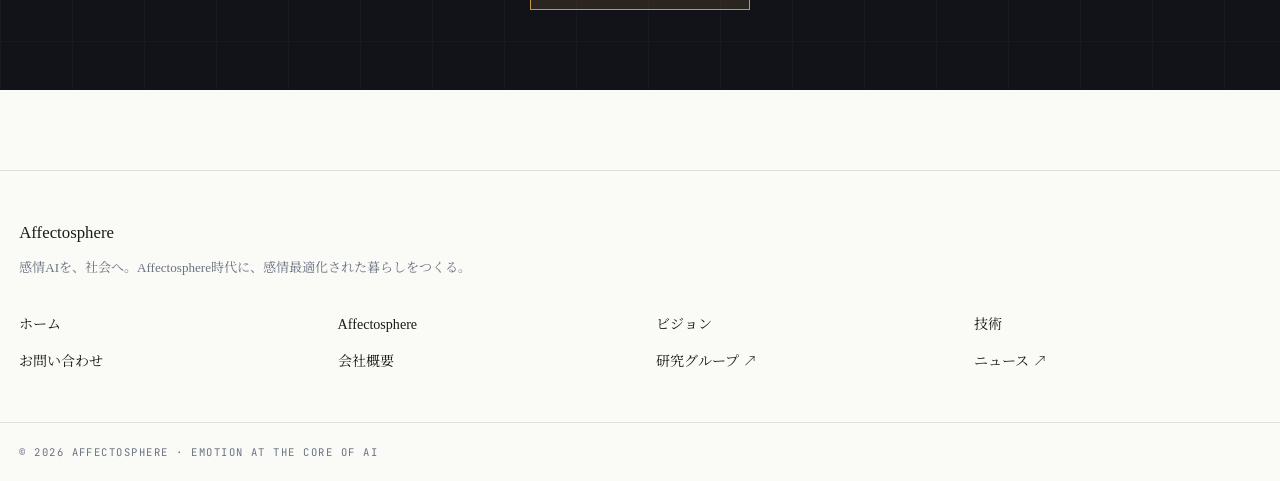
<file: contact.html>
<!doctype html>
<html lang="ja">
<head>
<meta charset="utf-8">
<meta name="viewport" content="width=device-width, initial-scale=1">
<title>お問い合わせ &mdash; Contact ｜ Affectosphere</title>
<meta name="description" content="Affectosphere へのお問い合わせ。導入・PoC、受託・技術顧問、講演・研修、共創・投資、取材など、広く受け付けています。">
<link rel="canonical" href="https://affectosphere.group/contact.html">
<meta property="og:type" content="website">
<meta property="og:site_name" content="Affectosphere">
<meta property="og:url" content="https://affectosphere.group/contact.html">
<meta property="og:title" content="お問い合わせ &mdash; Contact ｜ Affectosphere">
<meta property="og:description" content="Affectosphere へのお問い合わせ。導入・PoC、受託・技術顧問、講演・研修、共創・投資、取材など、広く受け付けています。">
<meta property="og:image" content="https://affectosphere.group/og/contact.png">
<meta property="og:image:width" content="1200">
<meta property="og:image:height" content="630">
<meta name="twitter:card" content="summary_large_image">
<link rel="icon" href="favicon.svg" type="image/svg+xml">
<link rel="preconnect" href="https://fonts.googleapis.com">
<link rel="preconnect" href="https://fonts.gstatic.com" crossorigin>
<link href="https://fonts.googleapis.com/css2?family=Noto+Serif+JP:wght@400;500;600;700&family=JetBrains+Mono:wght@400;500&display=swap" rel="stylesheet">
<link rel="stylesheet" href="style.css">
</head>
<body>

<header class="site-header">
  <div class="wrap brand-row">
    <a class="brand" href="index.html" aria-label="Affectosphere ホーム">
      <svg viewBox="0 0 32 32" fill="none" aria-hidden="true">
          <circle cx="16" cy="16" r="12.5" fill="none" stroke="currentColor" stroke-width="1" opacity="0.28"/>
          <circle cx="16" cy="16" r="9" fill="none" stroke="currentColor" stroke-width="1.25"/>
          <circle cx="16" cy="16" r="4.75" fill="none" stroke="#C4974A" stroke-width="1.25"/>
          <circle cx="16" cy="16" r="1.75" fill="currentColor"/>
        </svg>
      <span class="brand-name">
        <b>Affectosphere</b>
        <span>Emotion AI Company</span>
      </span>
    </a>
    <div class="header-actions">
      <a class="ghost-square" href="contact.html">お問い合わせ</a>
      <button class="nav-toggle" type="button" aria-label="メニューを開く" aria-expanded="false" data-nav-toggle>
        <svg width="20" height="14" viewBox="0 0 20 14" fill="none" aria-hidden="true">
          <path d="M0 1h20M0 7h20M0 13h20" stroke="currentColor" stroke-width="1.5"/>
        </svg>
      </button>
    </div>
  </div>

  <nav class="nav-band" aria-label="主要メニュー">
    <div class="wrap">
      <ul>
        <li><a href="affectosphere.html">Affectosphere</a></li>
        <li><a href="vision.html">ビジョン</a></li>
        <li><a href="technology.html">技術</a></li>
        <li><a href="contact.html" aria-current="page">お問い合わせ</a></li>
      </ul>
    </div>
  </nav>

  <div class="nav-drawer" data-nav-drawer>
    <div class="wrap">
      <ul>
        <li><a href="affectosphere.html">Affectosphere</a></li>
        <li><a href="vision.html">ビジョン</a></li>
        <li><a href="technology.html">技術</a></li>
        <li><a href="contact.html" aria-current="page">お問い合わせ</a></li>
      </ul>
    </div>
  </div>
</header>

<main>
<section class="surface-ink">
  <div class="ink-grid" aria-hidden="true"></div>
  <div class="wrap page-head">
    <p class="eyebrow reveal">Contact</p>
    <h1 class="reveal">お問い合わせ。</h1>
    <p class="lead reveal">導入のご相談、受託・技術顧問、講演、共創・投資、取材まで、広く受け付けています。研究グループサイトのお問い合わせフォームからご連絡ください。</p>
  </div>
</section>

<section class="band">
  <div class="wrap">
    <header class="sec-head reveal">
      <p class="eyebrow">01 &mdash; What We Hear</p>
      <h2>こんなご相談を受けています。</h2>
    </header>
    <ul class="rows">
      <li class="reveal">
        <div><span class="meta">導入・PoC</span></div>
        <div class="body">
          <p>感情AIを自社のプロダクトや業務に組み込みたい。まず小さく試したい。</p>
        </div>
      </li>
      <li class="reveal">
        <div><span class="meta">受託研究開発・技術顧問</span></div>
        <div class="body">
          <p>場面別の感情AIの設計・実装、評価・監査、導入設計の受託、技術顧問。</p>
        </div>
      </li>
      <li class="reveal">
        <div><span class="meta">講演・研修</span></div>
        <div class="body">
          <p>感情AI・AC・CAI・不確実性・AI倫理をテーマにした講演、社内勉強会。</p>
        </div>
      </li>
      <li class="reveal">
        <div><span class="meta">データ提供</span></div>
        <div class="body">
          <p>感情データの分析、受け取り方の割れが分かる感情データの作成・提供。</p>
        </div>
      </li>
      <li class="reveal">
        <div><span class="meta">共創・投資</span></div>
        <div class="body">
          <p>共同研究、実証（PoC）のご提案を歓迎します。一緒に時代をつくる相手を探しています。</p>
        </div>
      </li>
      <li class="reveal">
        <div><span class="meta">取材</span></div>
        <div class="body">
          <p>感情AI、CAI、Affectosphereという考え方についての取材。</p>
        </div>
      </li>
    </ul>
  </div>
</section>

<section class="band cream">
  <div class="wrap">
    <header class="sec-head reveal">
      <p class="eyebrow">02 &mdash; FAQ</p>
      <h2>よくあるご質問。</h2>
    </header>
    <ul class="rows">
      <li class="reveal">
        <div><span class="meta">Q 01</span></div>
        <div class="body">
          <h3>汎用のLLMでは足りませんか。</h3>
          <p>汎用LLMは感情を点推定で返し、出力される確率が実際の確からしさと一致しないことがあります。私たちは較正された確率分布と、曖昧さの分離を返します。要件によっては汎用LLMで足りる場合もあるため、まず現場のご事情を伺います。</p>
        </div>
      </li>
      <li class="reveal">
        <div><span class="meta">Q 02</span></div>
        <div class="body">
          <h3>どんなデータが必要ですか。</h3>
          <p>テキストが中心です。視線・映像・音声にも対応を広げています。既存のやり取りの記録があれば、小さな範囲から始められます。</p>
        </div>
      </li>
      <li class="reveal">
        <div><span class="meta">Q 03</span></div>
        <div class="body">
          <h3>日本語以外でも使えますか。</h3>
          <p>多言語を一つの基盤モデルで扱います。やさしい日本語を含め、対応する範囲を広げていきます。</p>
        </div>
      </li>
      <li class="reveal">
        <div><span class="meta">Q 04</span></div>
        <div class="body">
          <h3>顔を撮らずに使えますか。</h3>
          <p>個人を特定しない測り方を重視しています。多人数を対象とする場合も、個人を撮らずに集団レベルで推定する設計を採れます。</p>
        </div>
      </li>
      <li class="reveal">
        <div><span class="meta">Q 05</span></div>
        <div class="body">
          <h3>まず何から始められますか。</h3>
          <p>限られた範囲のPoCから始めるのが確実です。相談・設計・実証・導入の4段階で進めます。</p>
        </div>
      </li>
      <li class="reveal">
        <div><span class="meta">Q 06</span></div>
        <div class="body">
          <h3>どんな技術が土台になっていますか。</h3>
          <p>代表が査読誌・国際会議で発表している感情AIの研究が土台です。感情基盤モデルは公開済みで、商用利用のライセンスとAPIの形でご提供します。性能・有用性は、各現場での検証を前提にお伝えします。</p>
        </div>
      </li>
      <li class="reveal">
        <div><span class="meta">Q 07</span></div>
        <div class="body">
          <h3>EUのAI規則など、規制面はどうなりますか。</h3>
          <p>感情認識は用途に応じて禁止・規制の対象です。導入の可否と設計上の制約の整理を、評価・監査の一環として行います。</p>
        </div>
      </li>
    </ul>
  </div>
</section>

<section class="band">
  <div class="wrap">
    <header class="sec-head reveal">
      <p class="eyebrow">03 &mdash; Contact</p>
      <h2>お問い合わせフォームへ。</h2>
    </header>
    <div class="formcard reveal">
      <h3>お問い合わせフォーム</h3>
      <p class="note">お問い合わせは、研究グループサイトのフォームでまとめて受け付けています。企業からのご相談も、同じ窓口に届きます。</p>
      <p style="margin-top:1.75rem"><a class="btn btn-solid" href="https://lab.affectosphere.group/contact/" target="_blank" rel="noopener">お問い合わせフォームへ <span class="arw">&#8599;</span></a></p>
      <p class="note" style="margin-top:1.75rem">ご用件（導入・PoC ／ 受託研究開発・技術顧問 ／ 講演・研修 ／ データ提供 ／ 共創・投資 ／ 取材）を書き添えていただくと、お返事が早くなります。</p>
    </div>
    <div class="measure-wide reveal" style="margin-top:2.5rem">
      <p class="note">研究の内容については <a class="link-amber" href="https://lab.affectosphere.group/" target="_blank" rel="noopener">研究グループサイト</a>、日々の発信については <a class="link-amber" href="https://news.affectosphere.group/" target="_blank" rel="noopener">ニュースサイト</a> もご覧ください。</p>
    </div>
  </div>
</section>

<section class="surface-ink">
  <div class="ink-grid" aria-hidden="true"></div>
  <div class="wrap contact-block">
    <p class="eyebrow">Contact</p>
    <h2>Affectosphere時代を、一緒に。</h2>
    <p>お返事は、代表の井下から直接お送りします。</p>
    <p><a class="mail" href="https://lab.affectosphere.group/contact/" target="_blank" rel="noopener">お問い合わせフォームへ <span aria-hidden="true">&#8599;</span></a></p>
  </div>
</section>
</main>

<footer class="site-footer">
  <div class="wrap inner">
    <p class="fbrand">Affectosphere</p>
    <p class="ftag">感情AIを、社会へ。Affectosphere時代に、感情最適化された暮らしをつくる。</p>
    <div class="flinks">
      <a href="index.html">ホーム</a>
      <a href="affectosphere.html">Affectosphere</a>
      <a href="vision.html">ビジョン</a>
      <a href="technology.html">技術</a>
      <a href="contact.html">お問い合わせ</a>
      <a href="company.html">会社概要</a>
      <a href="https://lab.affectosphere.group/" target="_blank" rel="noopener">研究グループ &#8599;</a>
      <a href="https://news.affectosphere.group/" target="_blank" rel="noopener">ニュース &#8599;</a>
    </div>
  </div>
  <div class="wrap copy">&copy; 2026 AFFECTOSPHERE &middot; EMOTION AT THE CORE OF AI</div>
</footer>

<script src="js/site.js" defer></script>
</body>
</html>
</file>
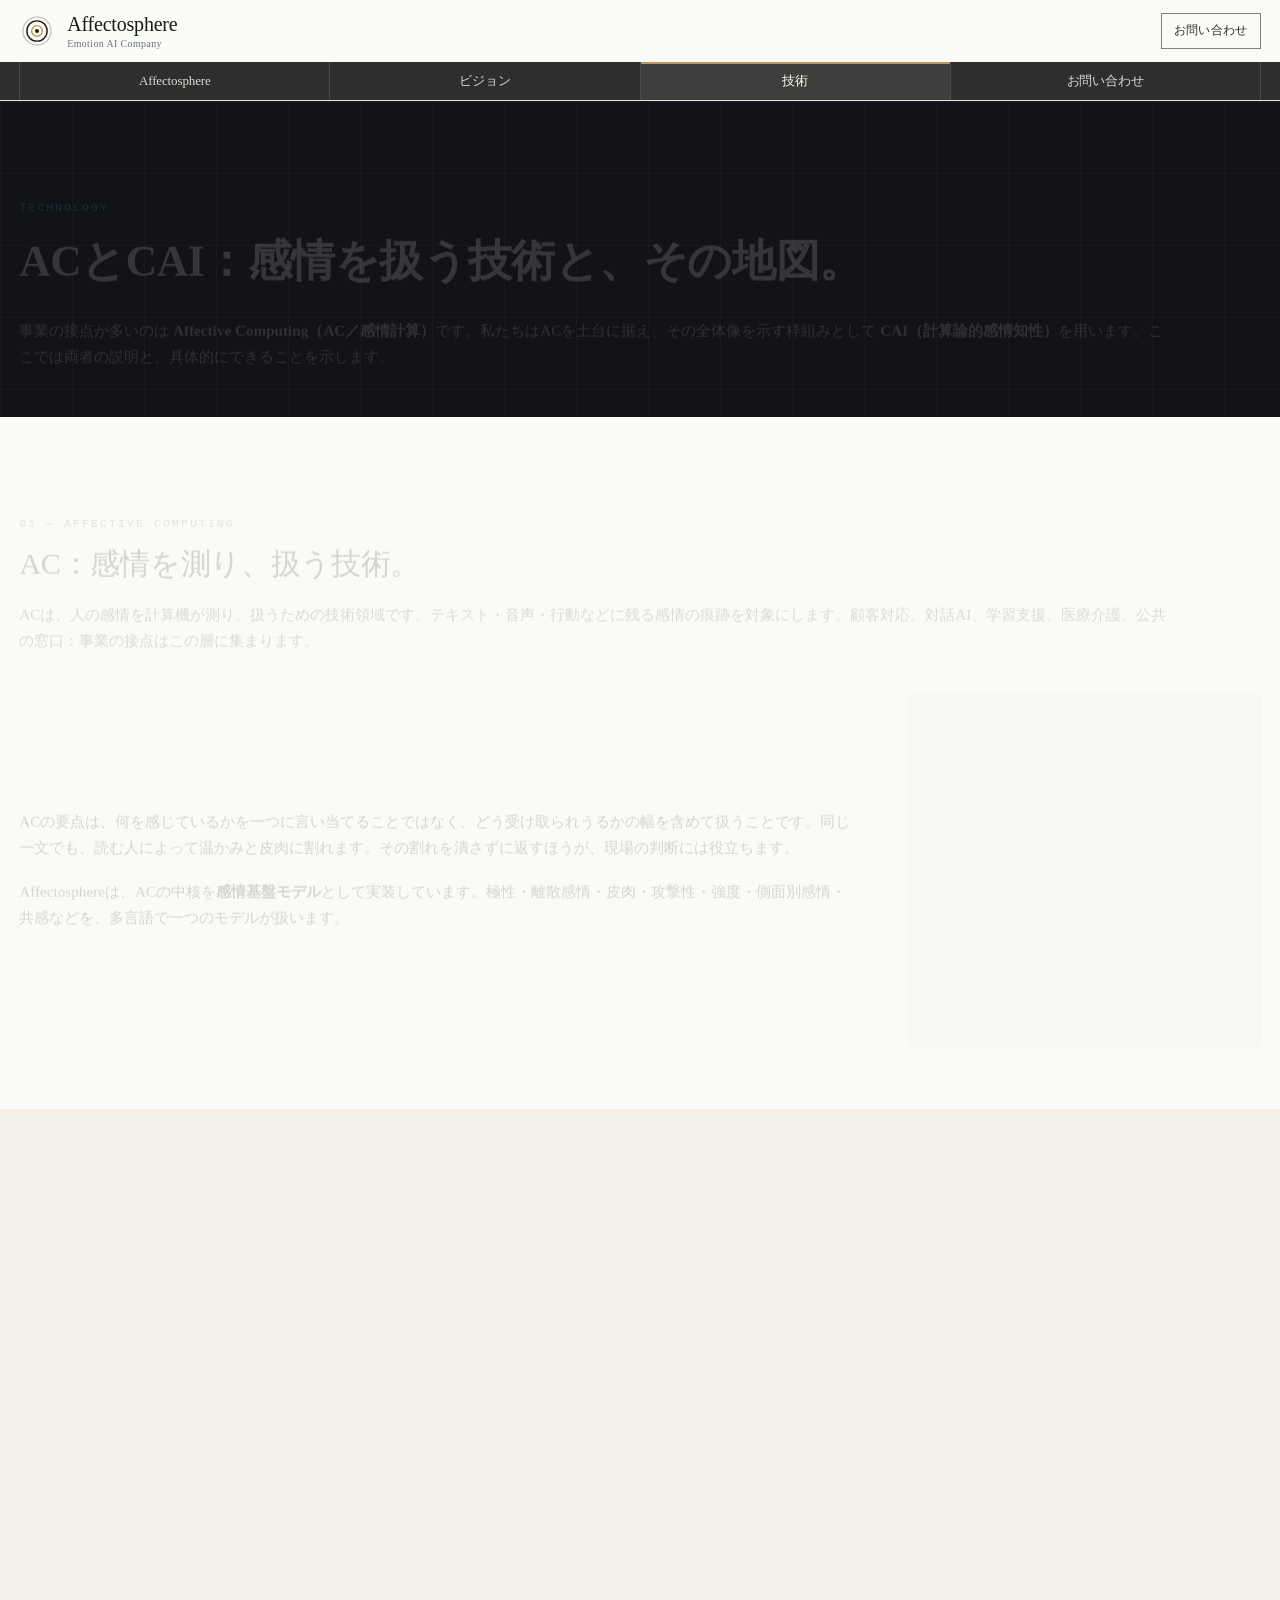
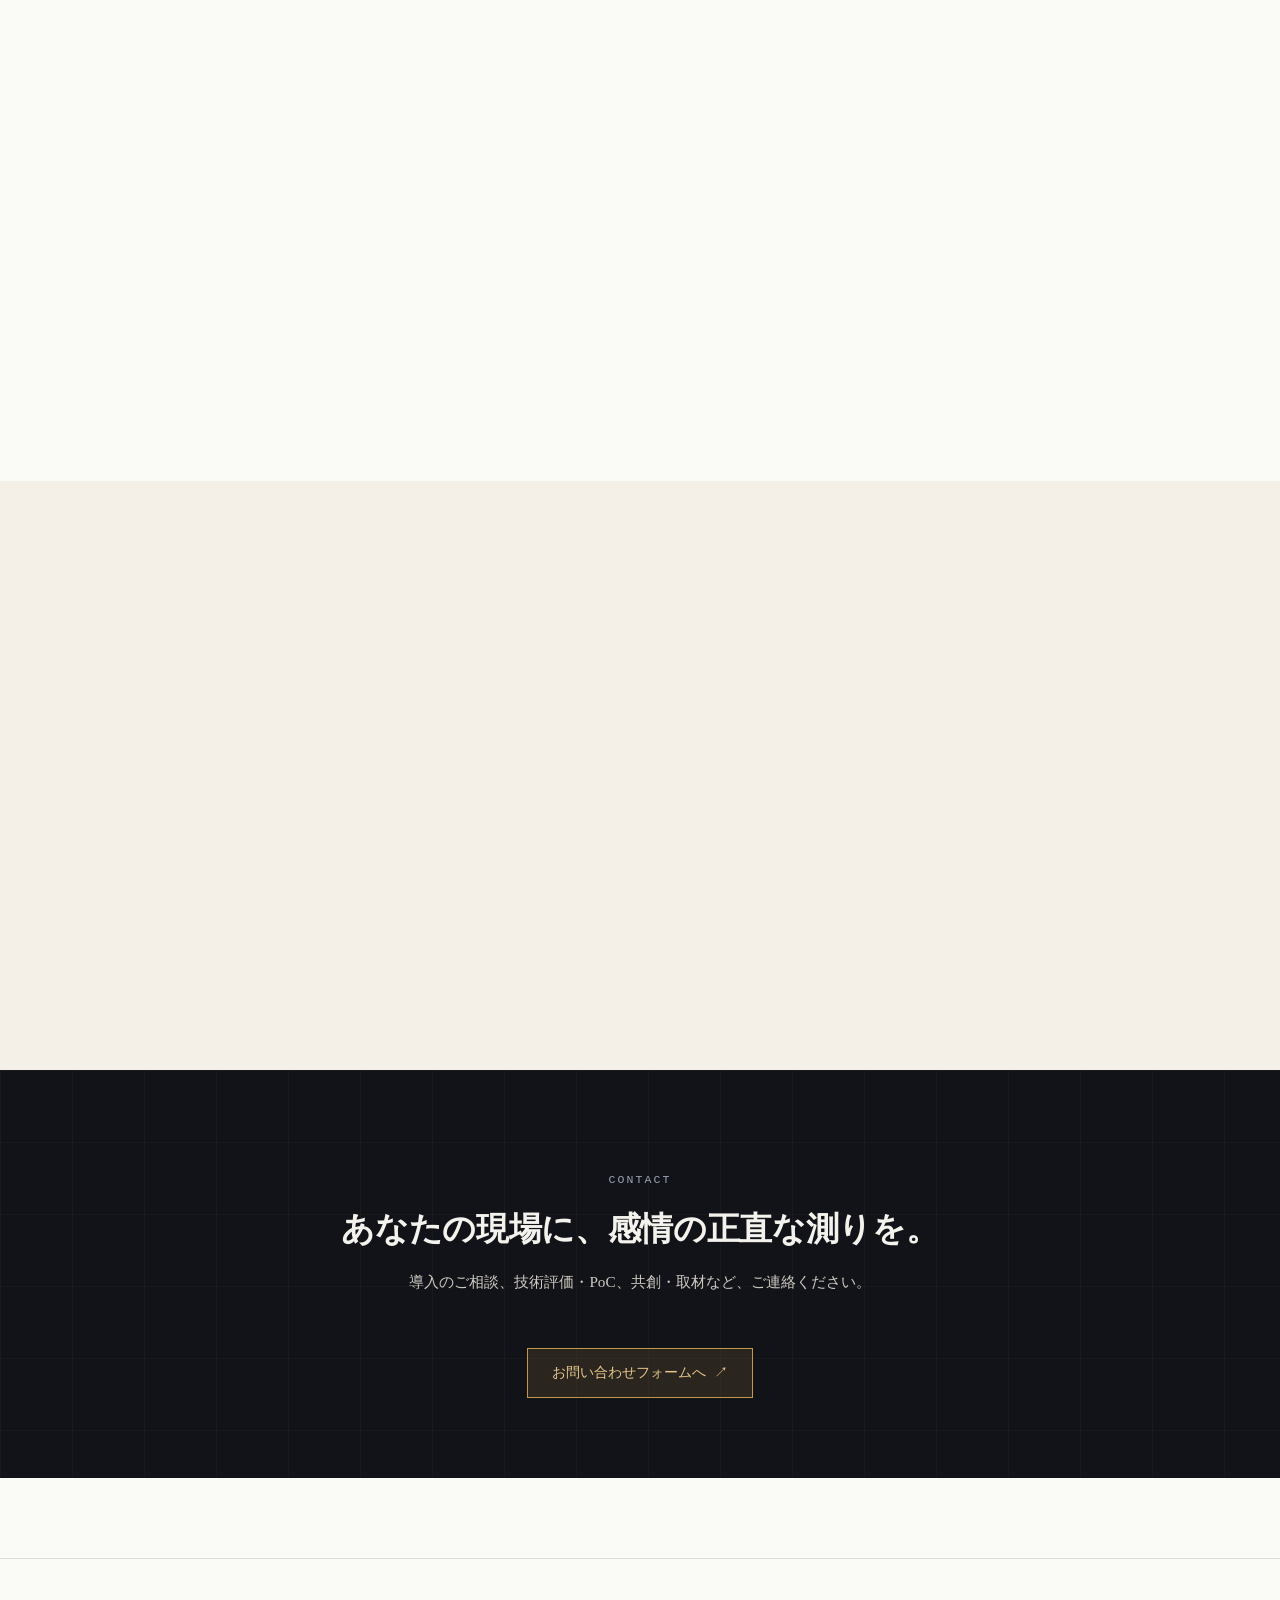
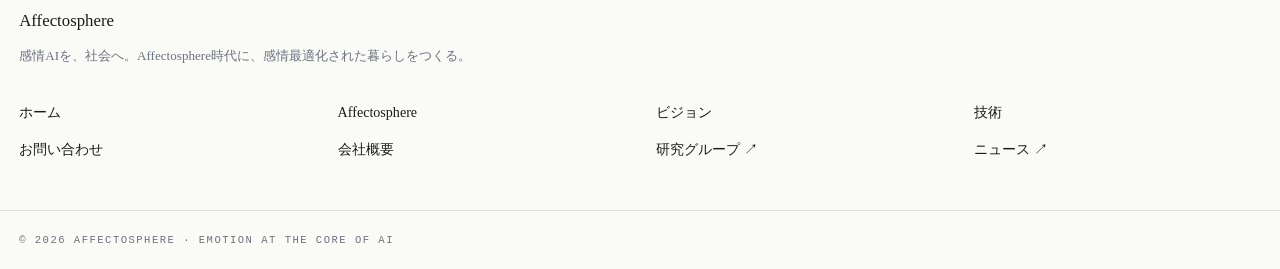
<file: solutions.html>
<!doctype html>
<html lang="ja">
<head>
<meta charset="utf-8">
<meta name="viewport" content="width=device-width, initial-scale=1">
<title>移動しました ｜ Affectosphere</title>
<meta name="robots" content="noindex">
<link rel="canonical" href="technology.html">
<meta http-equiv="refresh" content="0; url=technology.html">
<link rel="icon" href="favicon.svg" type="image/svg+xml">
<link rel="stylesheet" href="style.css">
</head>
<body>
<main>
<section class="surface-ink">
  <div class="ink-grid" aria-hidden="true"></div>
  <div class="wrap page-head">
    <p class="eyebrow">Moved</p>
    <h1>このページは移動しました。</h1>
    <p class="lead">「できること」の内容は「技術」ページに入りました。 自動で移動しない場合は、<a class="link-amber" href="technology.html">こちら</a>をご覧ください。</p>
  </div>
</section>
</main>
</body>
</html>
</file>
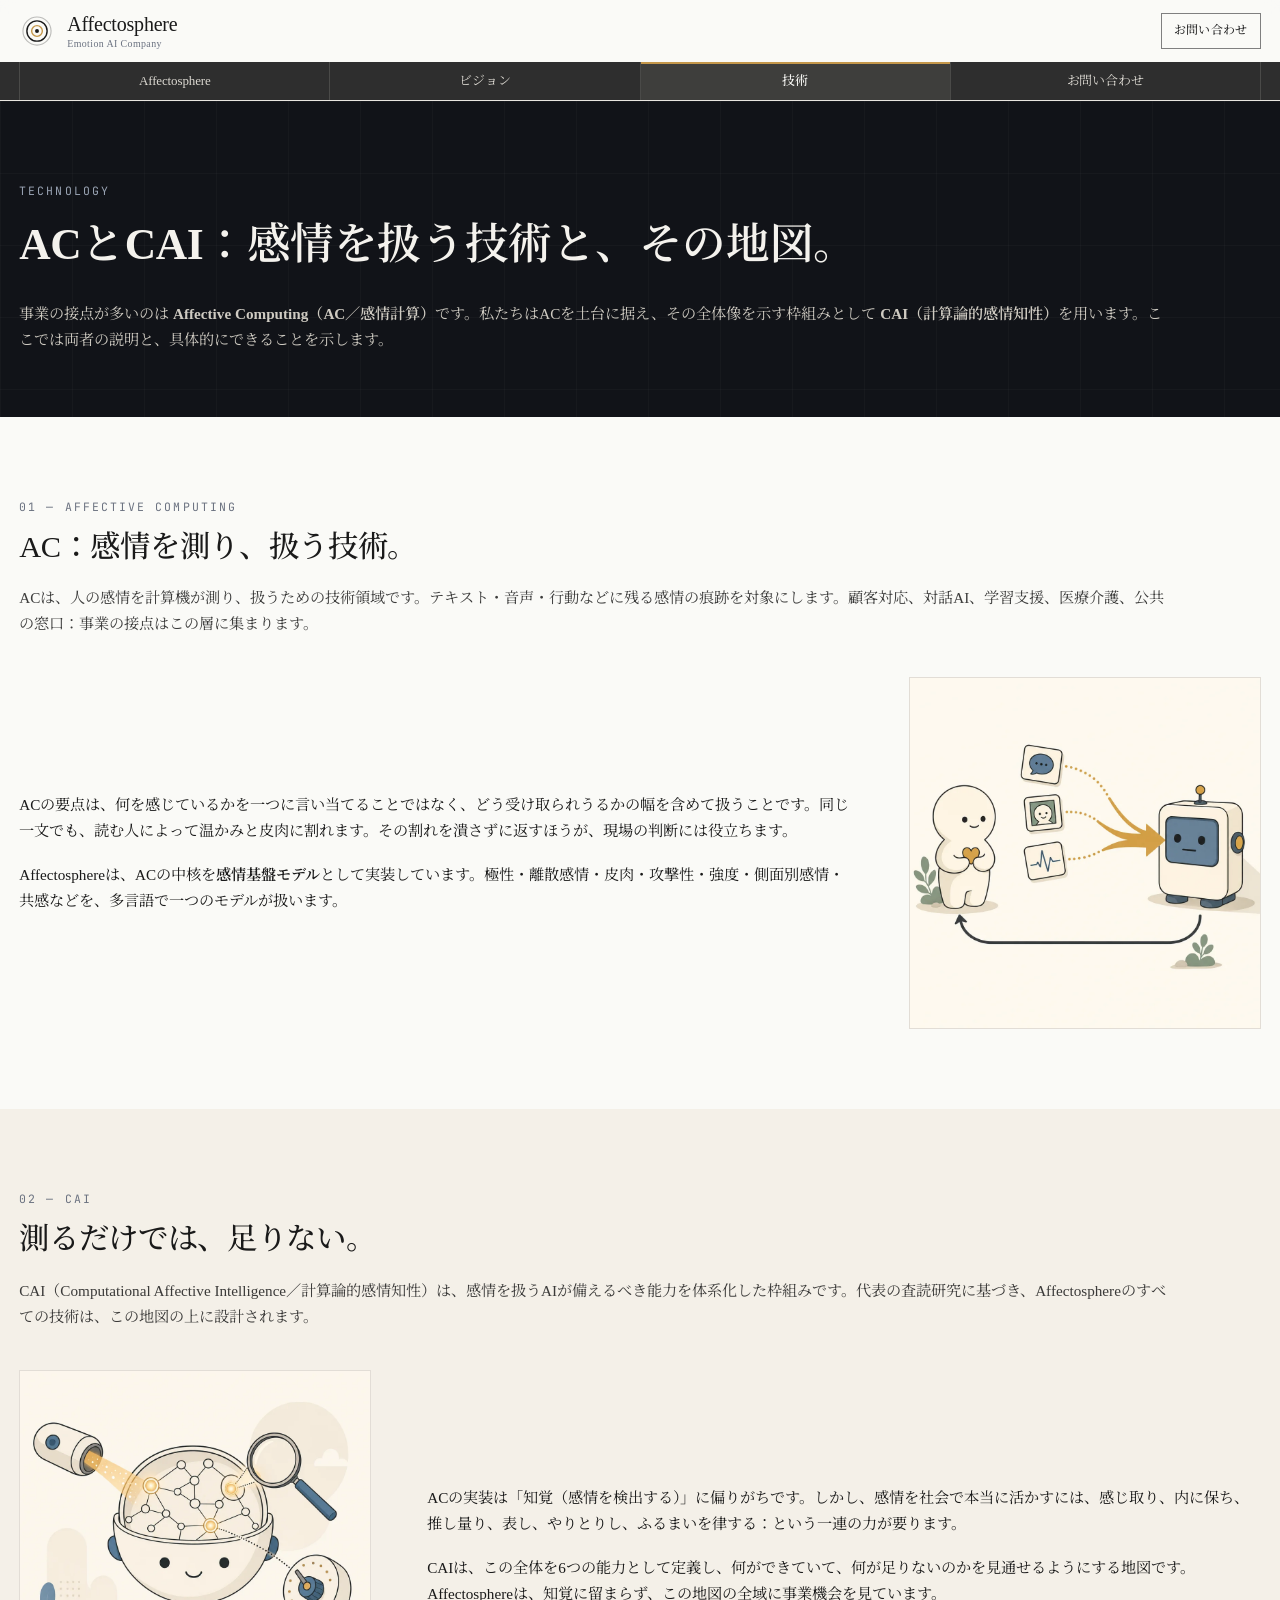
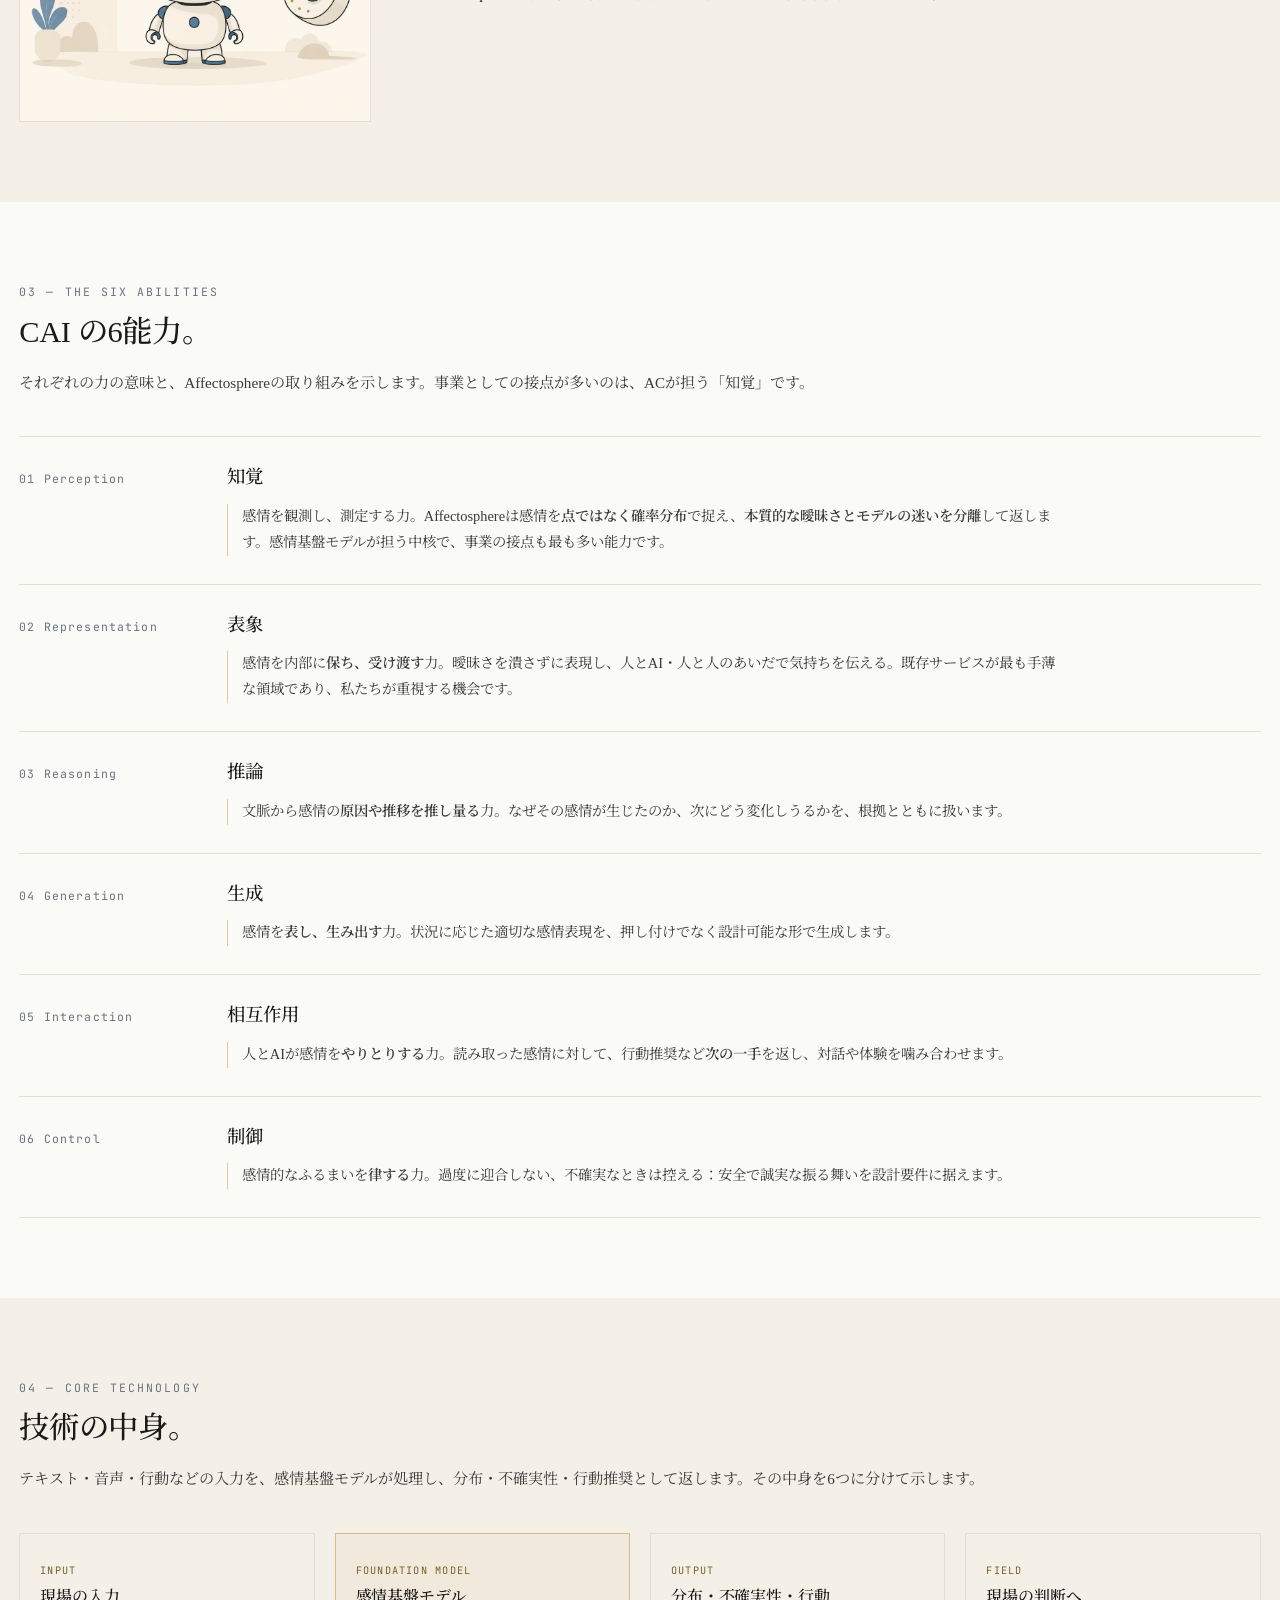
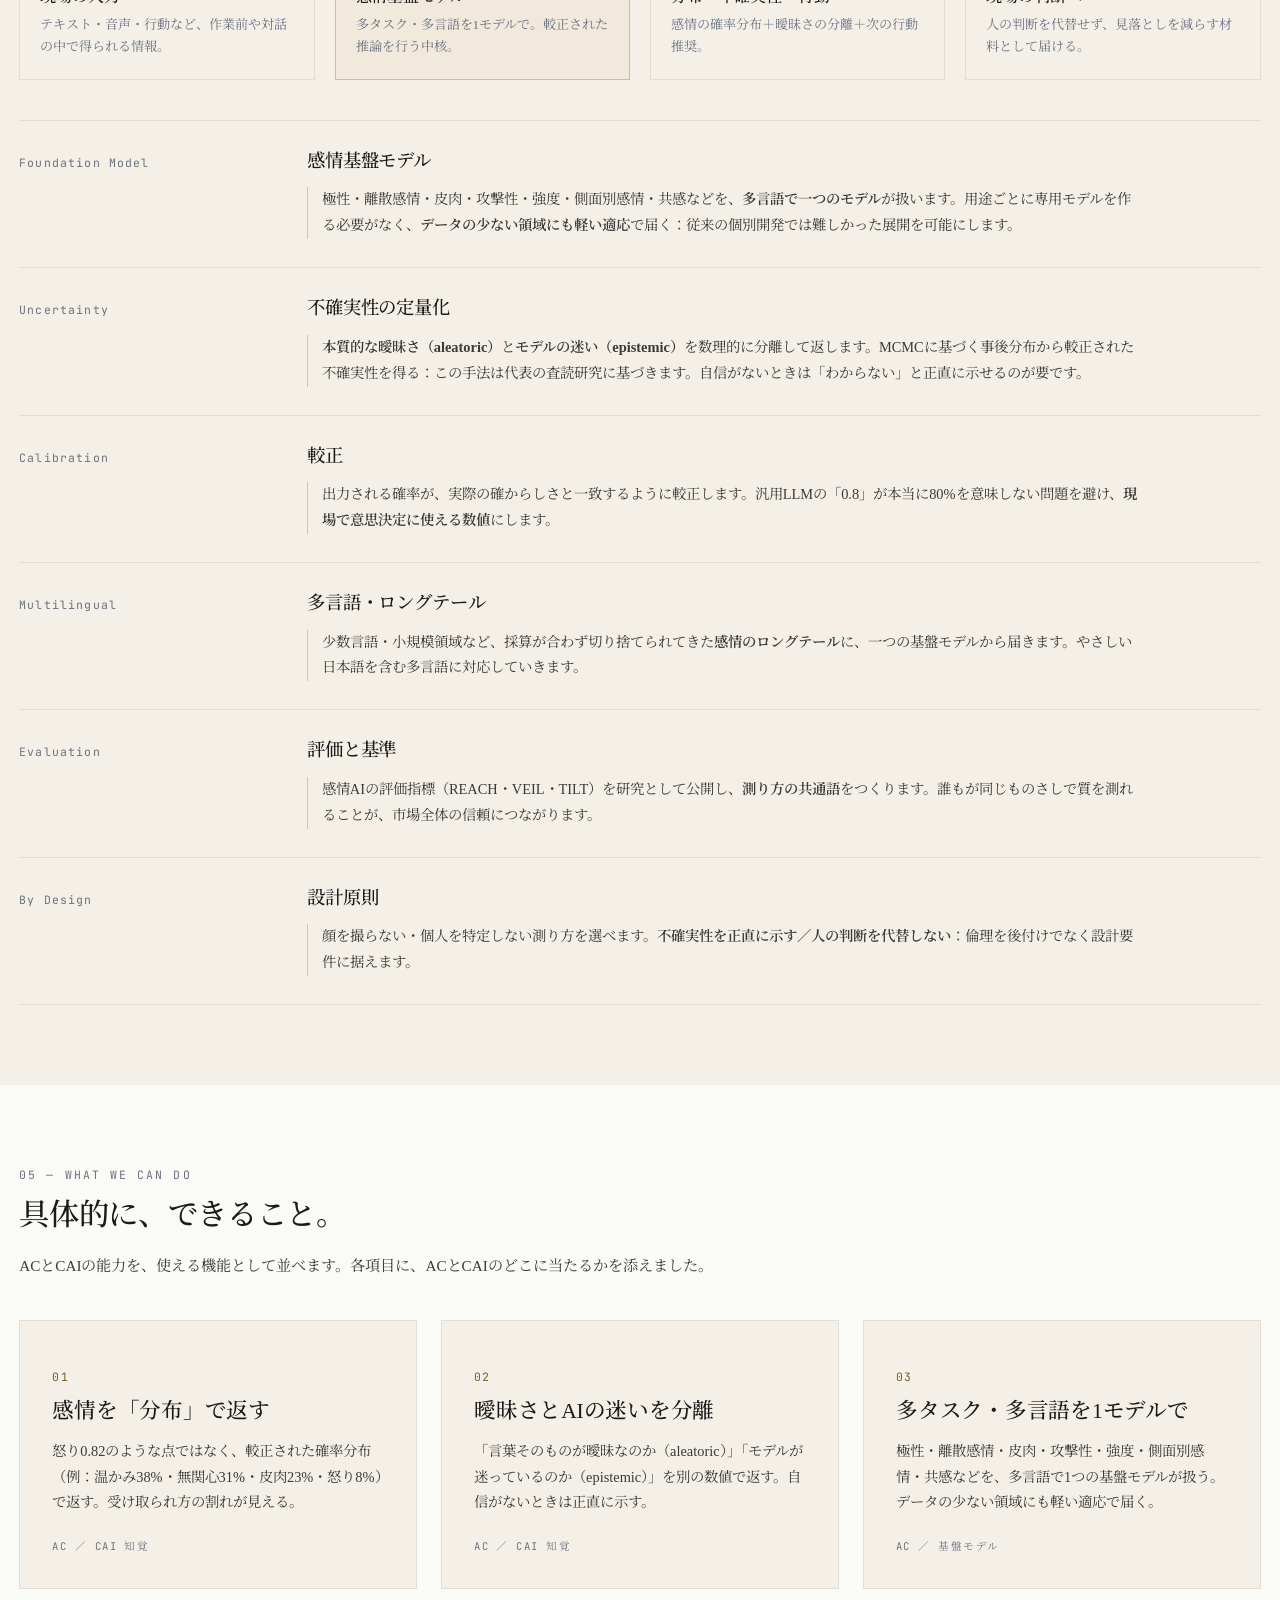
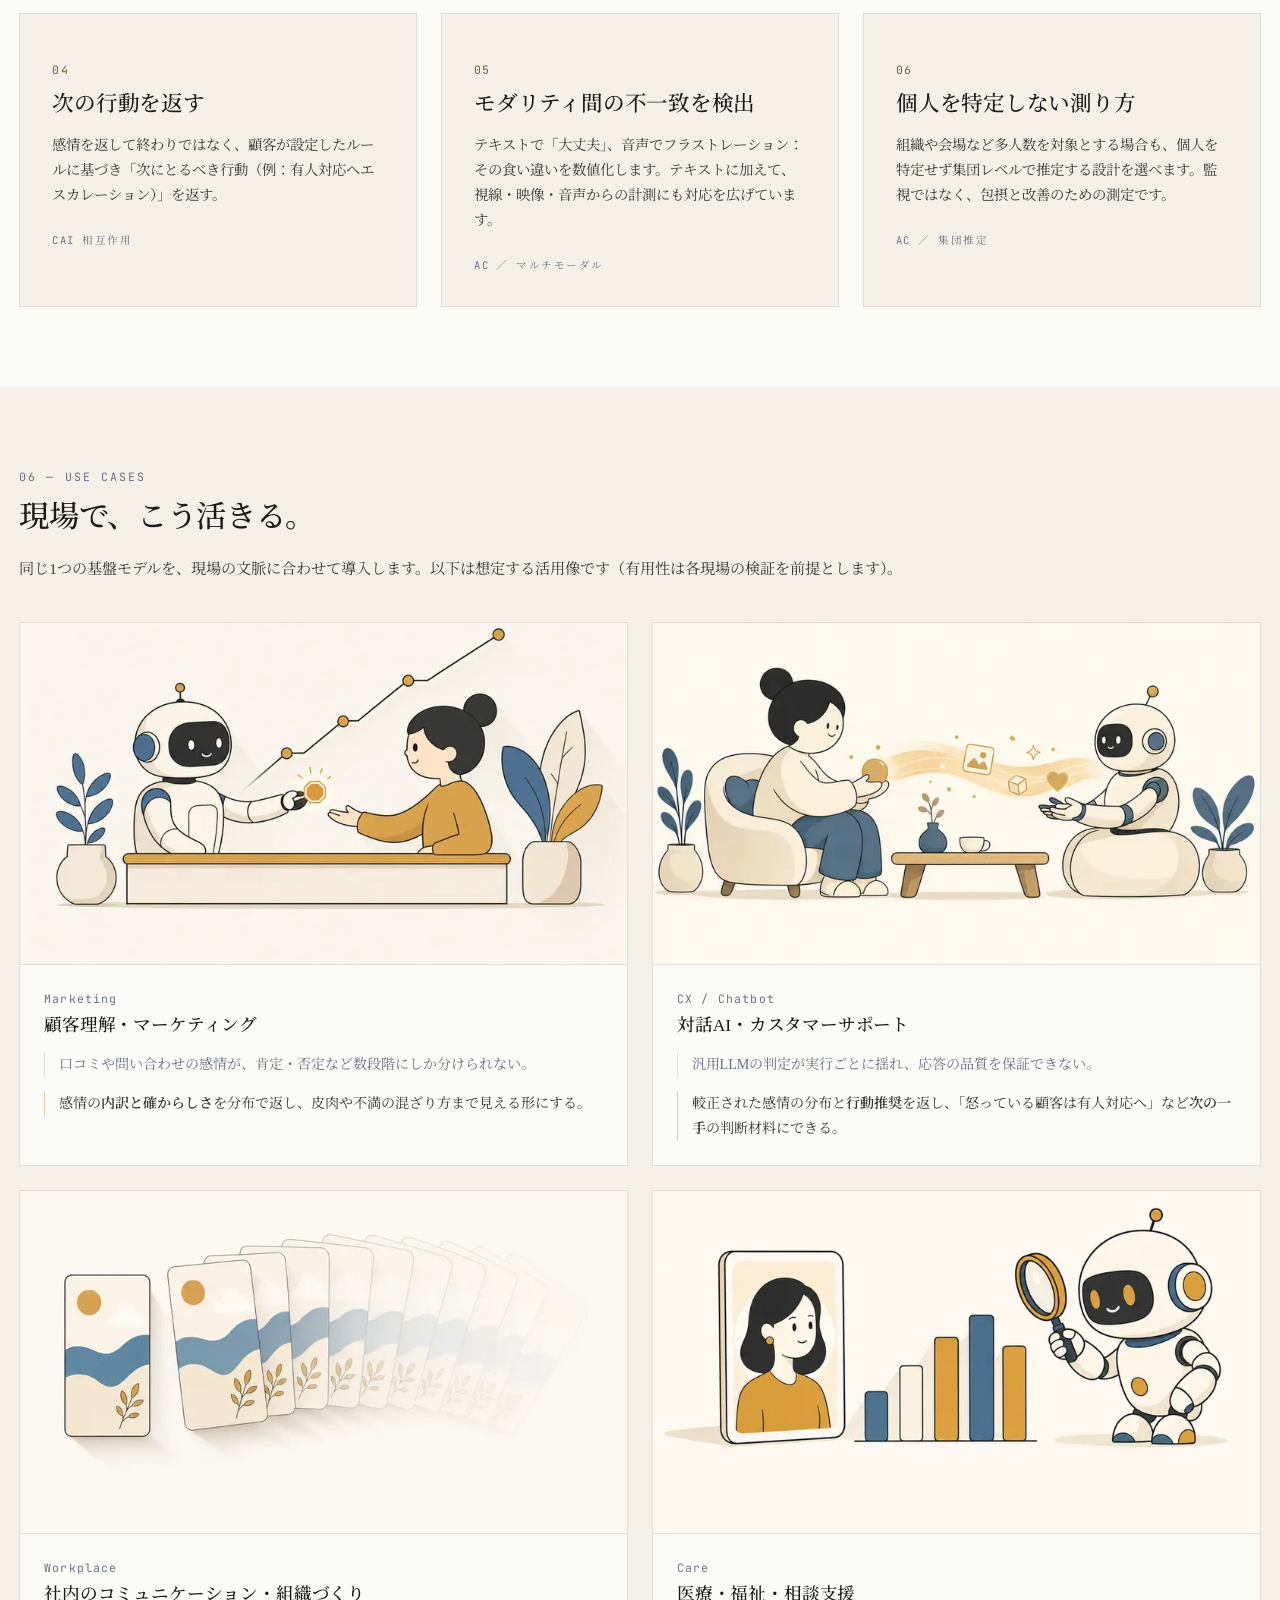
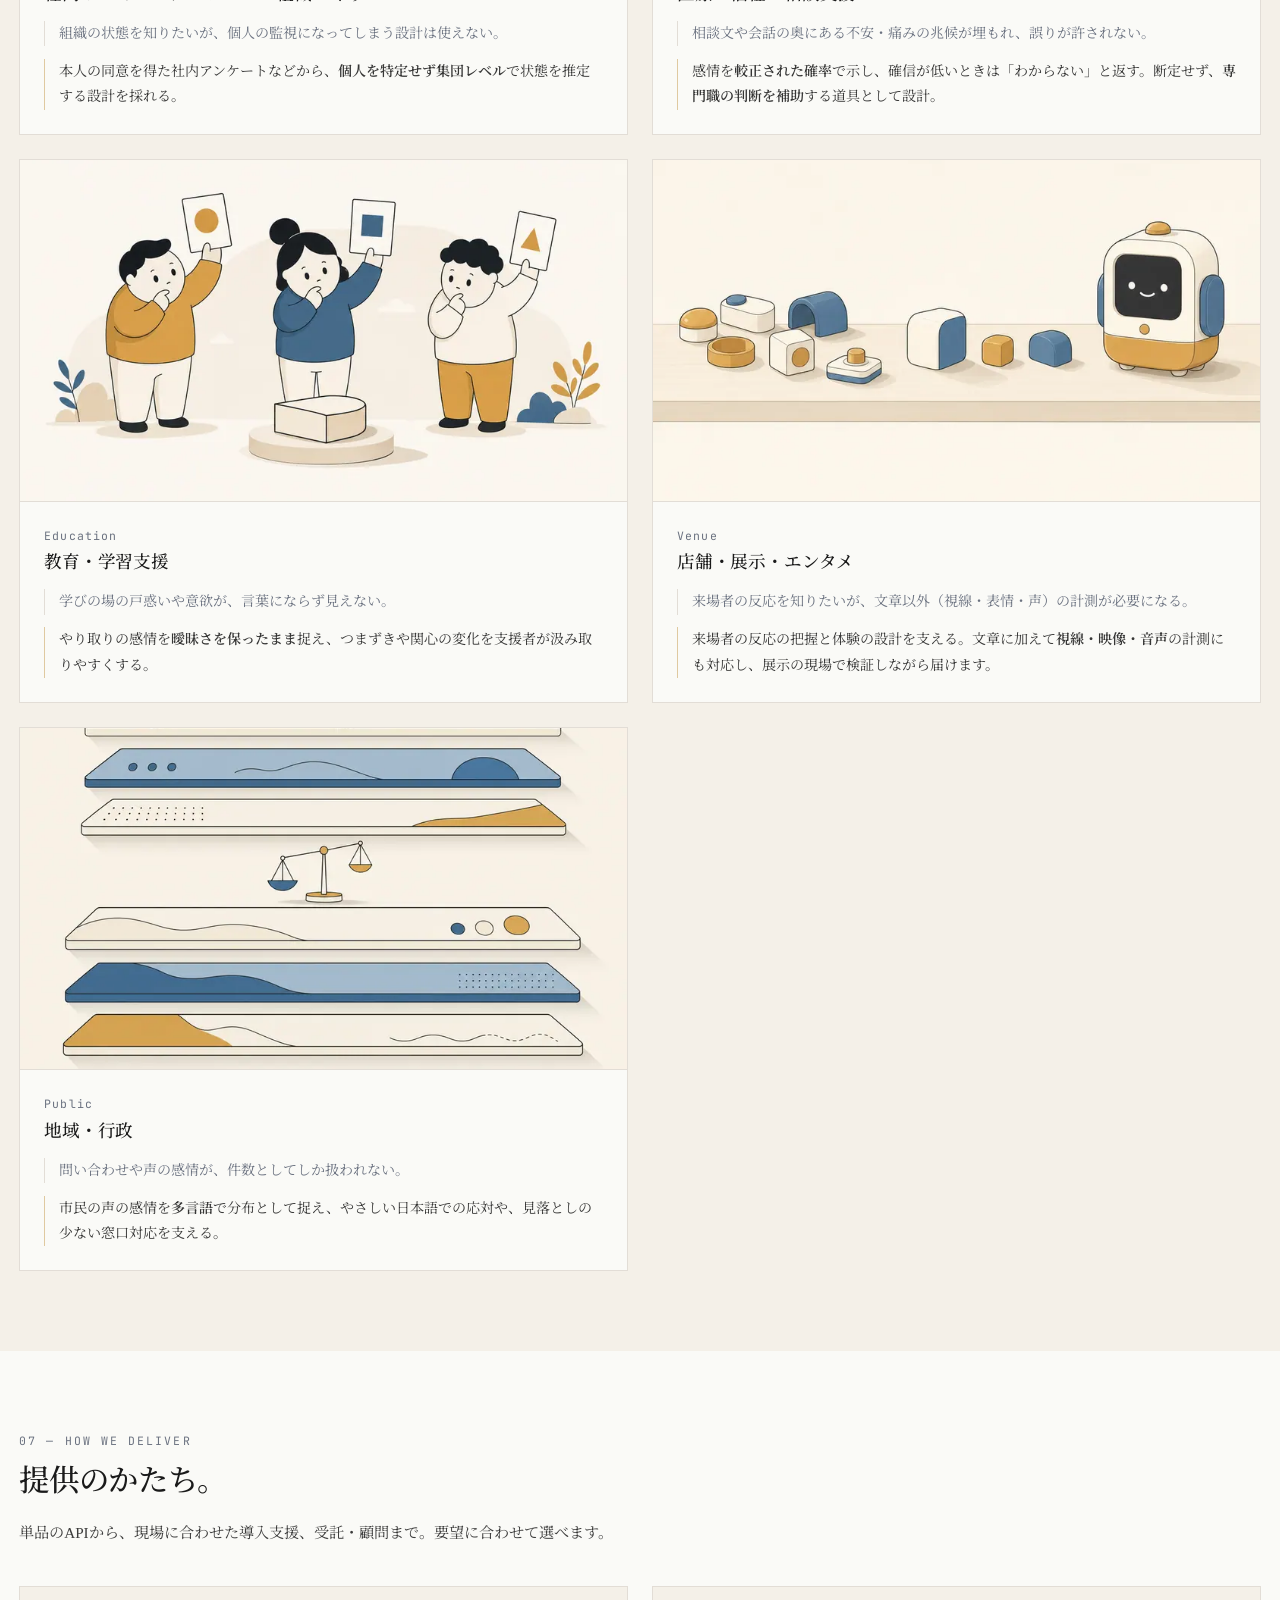
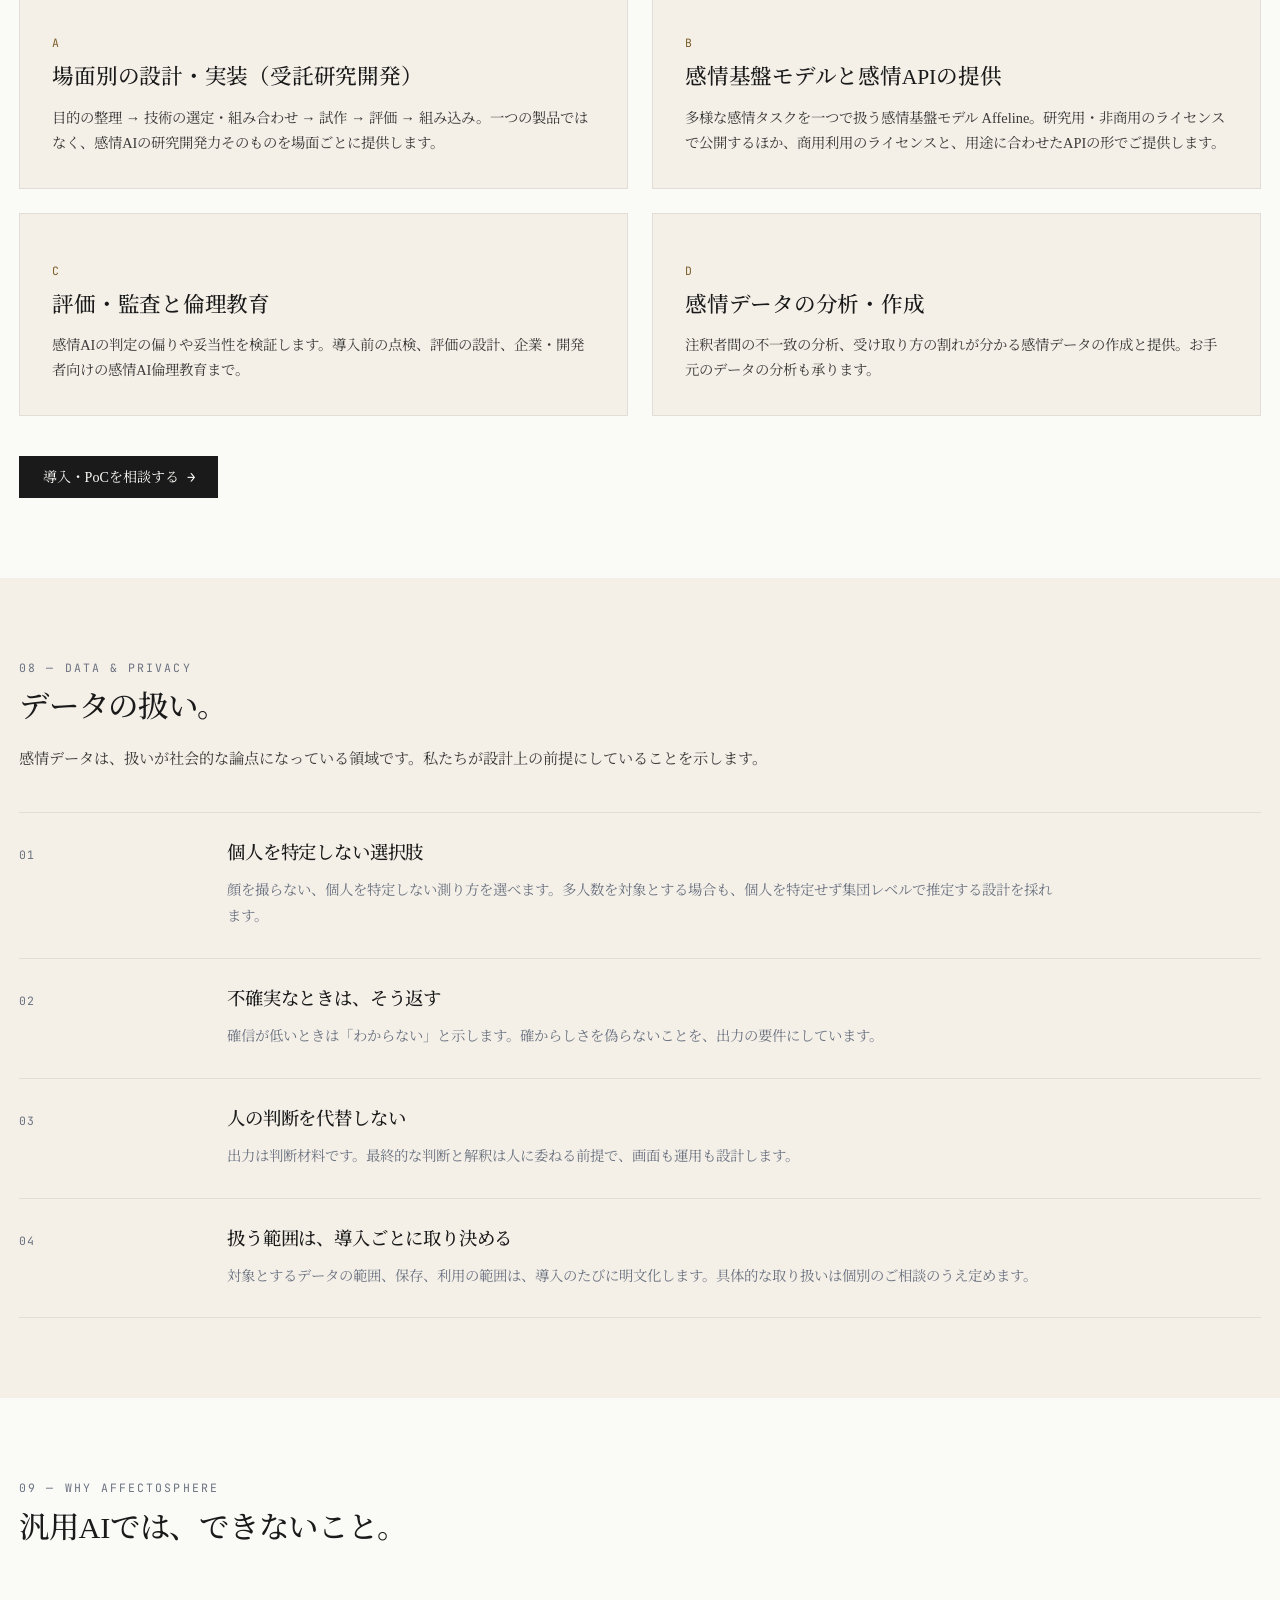
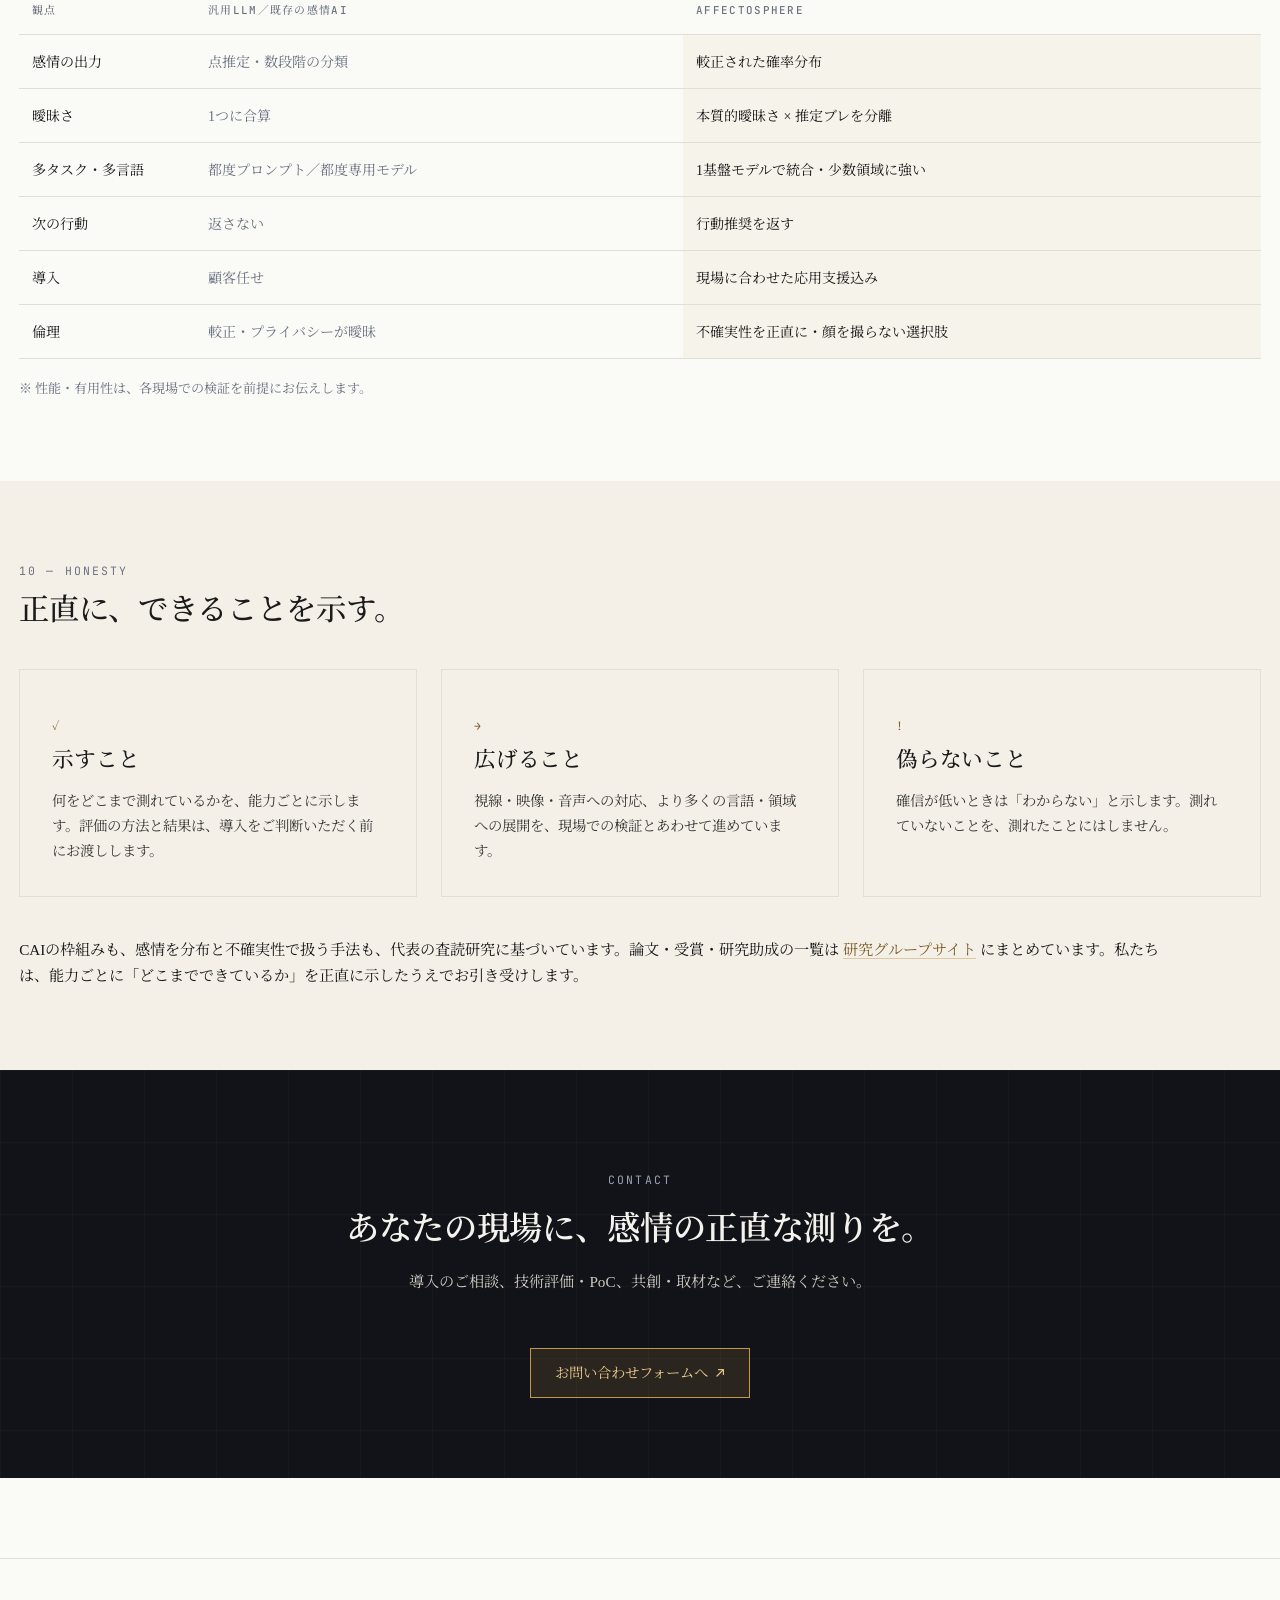
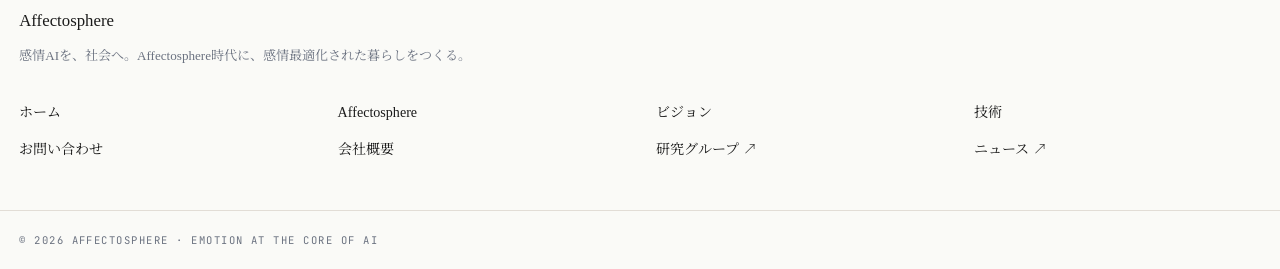
<file: technology.html>
<!doctype html>
<html lang="ja">
<head>
<meta charset="utf-8">
<meta name="viewport" content="width=device-width, initial-scale=1">
<title>技術 &mdash; AC・CAIとできること ｜ Affectosphere</title>
<meta name="description" content="Affective Computing（AC）とCAI（計算論的感情知性）の説明と、感情AIで具体的にできること。感情基盤モデル、不確実性の定量化、較正、多言語、活用事例、提供のかたちまで。">
<link rel="canonical" href="https://affectosphere.group/technology.html">
<meta property="og:type" content="website">
<meta property="og:site_name" content="Affectosphere">
<meta property="og:url" content="https://affectosphere.group/technology.html">
<meta property="og:title" content="技術 &mdash; AC・CAIとできること ｜ Affectosphere">
<meta property="og:description" content="Affective Computing（AC）とCAI（計算論的感情知性）の説明と、感情AIで具体的にできること。感情基盤モデル、不確実性の定量化、較正、多言語、活用事例、提供のかたちまで。">
<meta property="og:image" content="https://affectosphere.group/og/technology.png">
<meta property="og:image:width" content="1200">
<meta property="og:image:height" content="630">
<meta name="twitter:card" content="summary_large_image">
<link rel="icon" href="favicon.svg" type="image/svg+xml">
<link rel="preconnect" href="https://fonts.googleapis.com">
<link rel="preconnect" href="https://fonts.gstatic.com" crossorigin>
<link href="https://fonts.googleapis.com/css2?family=Noto+Serif+JP:wght@400;500;600;700&family=JetBrains+Mono:wght@400;500&display=swap" rel="stylesheet">
<link rel="stylesheet" href="style.css">
</head>
<body>

<header class="site-header">
  <div class="wrap brand-row">
    <a class="brand" href="index.html" aria-label="Affectosphere ホーム">
      <svg viewBox="0 0 32 32" fill="none" aria-hidden="true">
          <circle cx="16" cy="16" r="12.5" fill="none" stroke="currentColor" stroke-width="1" opacity="0.28"/>
          <circle cx="16" cy="16" r="9" fill="none" stroke="currentColor" stroke-width="1.25"/>
          <circle cx="16" cy="16" r="4.75" fill="none" stroke="#C4974A" stroke-width="1.25"/>
          <circle cx="16" cy="16" r="1.75" fill="currentColor"/>
        </svg>
      <span class="brand-name">
        <b>Affectosphere</b>
        <span>Emotion AI Company</span>
      </span>
    </a>
    <div class="header-actions">
      <a class="ghost-square" href="contact.html">お問い合わせ</a>
      <button class="nav-toggle" type="button" aria-label="メニューを開く" aria-expanded="false" data-nav-toggle>
        <svg width="20" height="14" viewBox="0 0 20 14" fill="none" aria-hidden="true">
          <path d="M0 1h20M0 7h20M0 13h20" stroke="currentColor" stroke-width="1.5"/>
        </svg>
      </button>
    </div>
  </div>

  <nav class="nav-band" aria-label="主要メニュー">
    <div class="wrap">
      <ul>
        <li><a href="affectosphere.html">Affectosphere</a></li>
        <li><a href="vision.html">ビジョン</a></li>
        <li><a href="technology.html" aria-current="page">技術</a></li>
        <li><a href="contact.html">お問い合わせ</a></li>
      </ul>
    </div>
  </nav>

  <div class="nav-drawer" data-nav-drawer>
    <div class="wrap">
      <ul>
        <li><a href="affectosphere.html">Affectosphere</a></li>
        <li><a href="vision.html">ビジョン</a></li>
        <li><a href="technology.html" aria-current="page">技術</a></li>
        <li><a href="contact.html">お問い合わせ</a></li>
      </ul>
    </div>
  </div>
</header>

<main>
<section class="surface-ink">
  <div class="ink-grid" aria-hidden="true"></div>
  <div class="wrap page-head">
    <p class="eyebrow reveal">Technology</p>
    <h1 class="reveal">ACとCAI：感情を扱う技術と、その地図。</h1>
    <p class="lead reveal">事業の接点が多いのは <strong>Affective Computing（AC／感情計算）</strong>です。私たちはACを土台に据え、その全体像を示す枠組みとして <strong>CAI（計算論的感情知性）</strong>を用います。ここでは両者の説明と、具体的にできることを示します。</p>
  </div>
</section>

<section class="band">
  <div class="wrap">
    <header class="sec-head reveal">
      <p class="eyebrow">01 &mdash; Affective Computing</p>
      <h2>AC：感情を測り、扱う技術。</h2>
    <p class="lead">ACは、人の感情を計算機が測り、扱うための技術領域です。テキスト・音声・行動などに残る感情の痕跡を対象にします。顧客対応、対話AI、学習支援、医療介護、公共の窓口：事業の接点はこの層に集まります。</p>
    </header>
    <div class="figrow reveal">
      <div class="measure">
        <p class="lead">ACの要点は、何を感じているかを一つに言い当てることではなく、どう受け取られうるかの幅を含めて扱うことです。同じ一文でも、読む人によって温かみと皮肉に割れます。その割れを潰さずに返すほうが、現場の判断には役立ちます。</p>
        <p class="lead" style="margin-top:1.1rem">Affectosphereは、ACの中核を<strong>感情基盤モデル</strong>として実装しています。極性・離散感情・皮肉・攻撃性・強度・側面別感情・共感などを、多言語で一つのモデルが扱います。</p>
      </div>
      <div class="fig"><img src="img/ac.webp" alt="感情計算（Affective Computing）の様子の図" width="1024" height="1024" loading="lazy"></div>
    </div>
  </div>
</section>

<section class="band cream">
  <div class="wrap">
    <header class="sec-head reveal">
      <p class="eyebrow">02 &mdash; CAI</p>
      <h2>測るだけでは、足りない。</h2>
    <p class="lead">CAI（Computational Affective Intelligence／計算論的感情知性）は、感情を扱うAIが備えるべき能力を体系化した枠組みです。代表の査読研究に基づき、Affectosphereのすべての技術は、この地図の上に設計されます。</p>
    </header>
    <div class="figrow flip reveal">
      <div class="measure">
        <p class="lead">ACの実装は「知覚（感情を検出する）」に偏りがちです。しかし、感情を社会で本当に活かすには、感じ取り、内に保ち、推し量り、表し、やりとりし、ふるまいを律する：という一連の力が要ります。</p>
        <p class="lead" style="margin-top:1.1rem">CAIは、この全体を6つの能力として定義し、何ができていて、何が足りないのかを見通せるようにする地図です。Affectosphereは、知覚に留まらず、この地図の全域に事業機会を見ています。</p>
      </div>
      <div class="fig"><img src="img/cai.webp" alt="感情を扱うAIの内部を観察する様子の図" width="1024" height="1024" loading="lazy"></div>
    </div>
  </div>
</section>

<section class="band">
  <div class="wrap">
    <header class="sec-head reveal">
      <p class="eyebrow">03 &mdash; The Six Abilities</p>
      <h2>CAI の6能力。</h2>
    <p class="lead">それぞれの力の意味と、Affectosphereの取り組みを示します。事業としての接点が多いのは、ACが担う「知覚」です。</p>
    </header>
    <ul class="rows">
      <li class="reveal">
        <div><span class="meta">01 Perception</span></div>
        <div class="body">
          <h3>知覚</h3>
          <p class="accent">感情を観測し、測定する力。Affectosphereは感情を<b>点ではなく確率分布</b>で捉え、<b>本質的な曖昧さとモデルの迷いを分離</b>して返します。感情基盤モデルが担う中核で、事業の接点も最も多い能力です。</p>
        </div>
      </li>
      <li class="reveal">
        <div><span class="meta">02 Representation</span></div>
        <div class="body">
          <h3>表象</h3>
          <p class="accent">感情を内部に<b>保ち、受け渡す</b>力。曖昧さを潰さずに表現し、人とAI・人と人のあいだで気持ちを伝える。既存サービスが最も手薄な領域であり、私たちが重視する機会です。</p>
        </div>
      </li>
      <li class="reveal">
        <div><span class="meta">03 Reasoning</span></div>
        <div class="body">
          <h3>推論</h3>
          <p class="accent">文脈から感情の<b>原因や推移を推し量る</b>力。なぜその感情が生じたのか、次にどう変化しうるかを、根拠とともに扱います。</p>
        </div>
      </li>
      <li class="reveal">
        <div><span class="meta">04 Generation</span></div>
        <div class="body">
          <h3>生成</h3>
          <p class="accent">感情を<b>表し、生み出す</b>力。状況に応じた適切な感情表現を、押し付けでなく設計可能な形で生成します。</p>
        </div>
      </li>
      <li class="reveal">
        <div><span class="meta">05 Interaction</span></div>
        <div class="body">
          <h3>相互作用</h3>
          <p class="accent">人とAIが感情を<b>やりとりする</b>力。読み取った感情に対して、行動推奨など<b>次の一手</b>を返し、対話や体験を噛み合わせます。</p>
        </div>
      </li>
      <li class="reveal">
        <div><span class="meta">06 Control</span></div>
        <div class="body">
          <h3>制御</h3>
          <p class="accent">感情的なふるまいを<b>律する</b>力。過度に迎合しない、不確実なときは控える：安全で誠実な振る舞いを設計要件に据えます。</p>
        </div>
      </li>
    </ul>
  </div>
</section>

<section class="band cream">
  <div class="wrap">
    <header class="sec-head reveal">
      <p class="eyebrow">04 &mdash; Core Technology</p>
      <h2>技術の中身。</h2>
    <p class="lead">テキスト・音声・行動などの入力を、感情基盤モデルが処理し、分布・不確実性・行動推奨として返します。その中身を6つに分けて示します。</p>
    </header>
    <div class="pipeline reveal">
      <div class="pstep"><p class="k">Input</p><h4>現場の入力</h4><p>テキスト・音声・行動など、作業前や対話の中で得られる情報。</p></div>
      <div class="pstep accent"><p class="k">Foundation Model</p><h4>感情基盤モデル</h4><p>多タスク・多言語を1モデルで。較正された推論を行う中核。</p></div>
      <div class="pstep"><p class="k">Output</p><h4>分布・不確実性・行動</h4><p>感情の確率分布＋曖昧さの分離＋次の行動推奨。</p></div>
      <div class="pstep"><p class="k">Field</p><h4>現場の判断へ</h4><p>人の判断を代替せず、見落としを減らす材料として届ける。</p></div>
    </div>
    <ul class="rows wide">
      <li class="reveal">
        <div><span class="meta">Foundation Model</span></div>
        <div class="body">
          <h3>感情基盤モデル</h3>
          <p class="accent">極性・離散感情・皮肉・攻撃性・強度・側面別感情・共感などを、<b>多言語で一つのモデル</b>が扱います。用途ごとに専用モデルを作る必要がなく、<b>データの少ない領域にも軽い適応</b>で届く：従来の個別開発では難しかった展開を可能にします。</p>
        </div>
      </li>
      <li class="reveal">
        <div><span class="meta">Uncertainty</span></div>
        <div class="body">
          <h3>不確実性の定量化</h3>
          <p class="accent"><b>本質的な曖昧さ（aleatoric）</b>と<b>モデルの迷い（epistemic）</b>を数理的に分離して返します。MCMCに基づく事後分布から較正された不確実性を得る：この手法は代表の査読研究に基づきます。自信がないときは「わからない」と正直に示せるのが要です。</p>
        </div>
      </li>
      <li class="reveal">
        <div><span class="meta">Calibration</span></div>
        <div class="body">
          <h3>較正</h3>
          <p class="accent">出力される確率が、実際の確からしさと一致するように較正します。汎用LLMの「0.8」が本当に80%を意味しない問題を避け、<b>現場で意思決定に使える数値</b>にします。</p>
        </div>
      </li>
      <li class="reveal">
        <div><span class="meta">Multilingual</span></div>
        <div class="body">
          <h3>多言語・ロングテール</h3>
          <p class="accent">少数言語・小規模領域など、採算が合わず切り捨てられてきた<b>感情のロングテール</b>に、一つの基盤モデルから届きます。やさしい日本語を含む多言語に対応していきます。</p>
        </div>
      </li>
      <li class="reveal">
        <div><span class="meta">Evaluation</span></div>
        <div class="body">
          <h3>評価と基準</h3>
          <p class="accent">感情AIの評価指標（REACH・VEIL・TILT）を研究として公開し、<b>測り方の共通語</b>をつくります。誰もが同じものさしで質を測れることが、市場全体の信頼につながります。</p>
        </div>
      </li>
      <li class="reveal">
        <div><span class="meta">By Design</span></div>
        <div class="body">
          <h3>設計原則</h3>
          <p class="accent">顔を撮らない・個人を特定しない測り方を選べます。<b>不確実性を正直に示す／人の判断を代替しない</b>：倫理を後付けでなく設計要件に据えます。</p>
        </div>
      </li>
    </ul>
  </div>
</section>

<section class="band">
  <div class="wrap">
    <header class="sec-head reveal">
      <p class="eyebrow">05 &mdash; What We Can Do</p>
      <h2>具体的に、できること。</h2>
    <p class="lead">ACとCAIの能力を、使える機能として並べます。各項目に、ACとCAIのどこに当たるかを添えました。</p>
    </header>
    <div class="cards c3">
      <article class="card reveal"><p class="no">01</p><h3>感情を「分布」で返す</h3><p>怒り0.82のような点ではなく、較正された確率分布（例：温かみ38%・無関心31%・皮肉23%・怒り8%）で返す。受け取られ方の割れが見える。</p><p class="sublabel">AC ／ CAI 知覚</p></article>
      <article class="card reveal"><p class="no">02</p><h3>曖昧さとAIの迷いを分離</h3><p>「言葉そのものが曖昧なのか（aleatoric）」「モデルが迷っているのか（epistemic）」を別の数値で返す。自信がないときは正直に示す。</p><p class="sublabel">AC ／ CAI 知覚</p></article>
      <article class="card reveal"><p class="no">03</p><h3>多タスク・多言語を1モデルで</h3><p>極性・離散感情・皮肉・攻撃性・強度・側面別感情・共感などを、多言語で1つの基盤モデルが扱う。データの少ない領域にも軽い適応で届く。</p><p class="sublabel">AC ／ 基盤モデル</p></article>
      <article class="card reveal"><p class="no">04</p><h3>次の行動を返す</h3><p>感情を返して終わりではなく、顧客が設定したルールに基づき「次にとるべき行動（例：有人対応へエスカレーション）」を返す。</p><p class="sublabel">CAI 相互作用</p></article>
      <article class="card reveal"><p class="no">05</p><h3>モダリティ間の不一致を検出</h3><p>テキストで「大丈夫」、音声でフラストレーション：その食い違いを数値化します。テキストに加えて、視線・映像・音声からの計測にも対応を広げています。</p><p class="sublabel">AC ／ マルチモーダル</p></article>
      <article class="card reveal"><p class="no">06</p><h3>個人を特定しない測り方</h3><p>組織や会場など多人数を対象とする場合も、個人を特定せず集団レベルで推定する設計を選べます。監視ではなく、包摂と改善のための測定です。</p><p class="sublabel">AC ／ 集団推定</p></article>
    </div>
  </div>
</section>

<section class="band cream">
  <div class="wrap">
    <header class="sec-head reveal">
      <p class="eyebrow">06 &mdash; Use Cases</p>
      <h2>現場で、こう活きる。</h2>
    <p class="lead">同じ1つの基盤モデルを、現場の文脈に合わせて導入します。以下は想定する活用像です（有用性は各現場の検証を前提とします）。</p>
    </header>
    <ul class="usecases">
      <li class="reveal">
        <div class="uc-fig"><img src="img/business-flat-800.webp" alt="" aria-hidden="true" width="800" height="800" loading="lazy"></div>
        <div class="uc-body">
          <p class="meta">Marketing</p>
          <h3>顧客理解・マーケティング</h3>
          <p class="before">口コミや問い合わせの感情が、肯定・否定など数段階にしか分けられない。</p>
          <p class="after">感情の<b>内訳と確からしさ</b>を分布で返し、皮肉や不満の混ざり方まで見える形にする。</p>
        </div>
      </li>
      <li class="reveal">
        <div class="uc-fig"><img src="img/human-ai-interaction-flat-800.webp" alt="" aria-hidden="true" width="800" height="800" loading="lazy"></div>
        <div class="uc-body">
          <p class="meta">CX / Chatbot</p>
          <h3>対話AI・カスタマーサポート</h3>
          <p class="before">汎用LLMの判定が実行ごとに揺れ、応答の品質を保証できない。</p>
          <p class="after">較正された感情の分布と<b>行動推奨</b>を返し、「怒っている顧客は有人対応へ」など<b>次の一手</b>の判断材料にできる。</p>
        </div>
      </li>
      <li class="reveal">
        <div class="uc-fig"><img src="img/data-augmentation-flat-800.webp" alt="" aria-hidden="true" width="800" height="800" loading="lazy"></div>
        <div class="uc-body">
          <p class="meta">Workplace</p>
          <h3>社内のコミュニケーション・組織づくり</h3>
          <p class="before">組織の状態を知りたいが、個人の監視になってしまう設計は使えない。</p>
          <p class="after">本人の同意を得た社内アンケートなどから、<b>個人を特定せず集団レベル</b>で状態を推定する設計を採れる。</p>
        </div>
      </li>
      <li class="reveal">
        <div class="uc-fig"><img src="img/emotion-recognition-flat-800.webp" alt="" aria-hidden="true" width="800" height="800" loading="lazy"></div>
        <div class="uc-body">
          <p class="meta">Care</p>
          <h3>医療・福祉・相談支援</h3>
          <p class="before">相談文や会話の奥にある不安・痛みの兆候が埋もれ、誤りが許されない。</p>
          <p class="after">感情を<b>較正された確率</b>で示し、確信が低いときは「わからない」と返す。断定せず、<b>専門職の判断を補助</b>する道具として設計。</p>
        </div>
      </li>
      <li class="reveal">
        <div class="uc-fig"><img src="img/human-emotion-understanding-flat-800.webp" alt="" aria-hidden="true" width="800" height="800" loading="lazy"></div>
        <div class="uc-body">
          <p class="meta">Education</p>
          <h3>教育・学習支援</h3>
          <p class="before">学びの場の戸惑いや意欲が、言葉にならず見えない。</p>
          <p class="after">やり取りの感情を<b>曖昧さを保ったまま</b>捉え、つまずきや関心の変化を支援者が汲み取りやすくする。</p>
        </div>
      </li>
      <li class="reveal">
        <div class="uc-fig"><img src="img/application-development-flat-800.webp" alt="" aria-hidden="true" width="800" height="800" loading="lazy"></div>
        <div class="uc-body">
          <p class="meta">Venue</p>
          <h3>店舗・展示・エンタメ</h3>
          <p class="before">来場者の反応を知りたいが、文章以外（視線・表情・声）の計測が必要になる。</p>
          <p class="after">来場者の反応の把握と体験の設計を支える。文章に加えて<b>視線・映像・音声</b>の計測にも対応し、展示の現場で検証しながら届けます。</p>
        </div>
      </li>
      <li class="reveal">
        <div class="uc-fig"><img src="img/ethics-philosophy-flat-800.webp" alt="" aria-hidden="true" width="800" height="800" loading="lazy"></div>
        <div class="uc-body">
          <p class="meta">Public</p>
          <h3>地域・行政</h3>
          <p class="before">問い合わせや声の感情が、件数としてしか扱われない。</p>
          <p class="after">市民の声の感情を<b>多言語</b>で分布として捉え、やさしい日本語での応対や、見落としの少ない窓口対応を支える。</p>
        </div>
      </li>
    </ul>
  </div>
</section>

<section class="band">
  <div class="wrap">
    <header class="sec-head reveal">
      <p class="eyebrow">07 &mdash; How We Deliver</p>
      <h2>提供のかたち。</h2>
    <p class="lead">単品のAPIから、現場に合わせた導入支援、受託・顧問まで。要望に合わせて選べます。</p>
    </header>
    <div class="cards c2">
      <article class="card reveal"><p class="no">A</p><h3>場面別の設計・実装（受託研究開発）</h3><p>目的の整理 &rarr; 技術の選定・組み合わせ &rarr; 試作 &rarr; 評価 &rarr; 組み込み。一つの製品ではなく、感情AIの研究開発力そのものを場面ごとに提供します。</p></article>
      <article class="card reveal"><p class="no">B</p><h3>感情基盤モデルと感情APIの提供</h3><p>多様な感情タスクを一つで扱う感情基盤モデル Affeline。研究用・非商用のライセンスで公開するほか、商用利用のライセンスと、用途に合わせたAPIの形でご提供します。</p></article>
      <article class="card reveal"><p class="no">C</p><h3>評価・監査と倫理教育</h3><p>感情AIの判定の偏りや妥当性を検証します。導入前の点検、評価の設計、企業・開発者向けの感情AI倫理教育まで。</p></article>
      <article class="card reveal"><p class="no">D</p><h3>感情データの分析・作成</h3><p>注釈者間の不一致の分析、受け取り方の割れが分かる感情データの作成と提供。お手元のデータの分析も承ります。</p></article>
    </div>
    <p class="reveal" style="margin-top:2.5rem"><a class="btn btn-solid" href="contact.html">導入・PoCを相談する <span class="arw">&rarr;</span></a></p>
  </div>
</section>

<section class="band cream">
  <div class="wrap">
    <header class="sec-head reveal">
      <p class="eyebrow">08 &mdash; Data &amp; Privacy</p>
      <h2>データの扱い。</h2>
    <p class="lead">感情データは、扱いが社会的な論点になっている領域です。私たちが設計上の前提にしていることを示します。</p>
    </header>
    <ul class="rows">
      <li class="reveal">
        <div><span class="meta">01</span></div>
        <div class="body">
          <h3>個人を特定しない選択肢</h3>
          <p>顔を撮らない、個人を特定しない測り方を選べます。多人数を対象とする場合も、個人を特定せず集団レベルで推定する設計を採れます。</p>
        </div>
      </li>
      <li class="reveal">
        <div><span class="meta">02</span></div>
        <div class="body">
          <h3>不確実なときは、そう返す</h3>
          <p>確信が低いときは「わからない」と示します。確からしさを偽らないことを、出力の要件にしています。</p>
        </div>
      </li>
      <li class="reveal">
        <div><span class="meta">03</span></div>
        <div class="body">
          <h3>人の判断を代替しない</h3>
          <p>出力は判断材料です。最終的な判断と解釈は人に委ねる前提で、画面も運用も設計します。</p>
        </div>
      </li>
      <li class="reveal">
        <div><span class="meta">04</span></div>
        <div class="body">
          <h3>扱う範囲は、導入ごとに取り決める</h3>
          <p>対象とするデータの範囲、保存、利用の範囲は、導入のたびに明文化します。具体的な取り扱いは個別のご相談のうえ定めます。</p>
        </div>
      </li>
    </ul>
  </div>
</section>

<section class="band">
  <div class="wrap">
    <header class="sec-head reveal">
      <p class="eyebrow">09 &mdash; Why Affectosphere</p>
      <h2>汎用AIでは、できないこと。</h2>
    </header>
    <div class="reveal">
      <table class="compare">
        <thead><tr><th>観点</th><th>汎用LLM／既存の感情AI</th><th>Affectosphere</th></tr></thead>
        <tbody>
          <tr><td>感情の出力</td><td class="them">点推定・数段階の分類</td><td class="us">較正された確率分布</td></tr>
          <tr><td>曖昧さ</td><td class="them">1つに合算</td><td class="us">本質的曖昧さ × 推定ブレを分離</td></tr>
          <tr><td>多タスク・多言語</td><td class="them">都度プロンプト／都度専用モデル</td><td class="us">1基盤モデルで統合・少数領域に強い</td></tr>
          <tr><td>次の行動</td><td class="them">返さない</td><td class="us">行動推奨を返す</td></tr>
          <tr><td>導入</td><td class="them">顧客任せ</td><td class="us">現場に合わせた応用支援込み</td></tr>
          <tr><td>倫理</td><td class="them">較正・プライバシーが曖昧</td><td class="us">不確実性を正直に・顔を撮らない選択肢</td></tr>
        </tbody>
      </table>
      <p class="note" style="margin-top:1.2rem">※ 性能・有用性は、各現場での検証を前提にお伝えします。</p>
    </div>
  </div>
</section>

<section class="band cream">
  <div class="wrap">
    <header class="sec-head reveal">
      <p class="eyebrow">10 &mdash; Honesty</p>
      <h2>正直に、できることを示す。</h2>
    </header>
    <div class="cards c3">
      <article class="card reveal"><p class="no">&#10003;</p><h3>示すこと</h3><p>何をどこまで測れているかを、能力ごとに示します。評価の方法と結果は、導入をご判断いただく前にお渡しします。</p></article>
      <article class="card reveal"><p class="no">&rarr;</p><h3>広げること</h3><p>視線・映像・音声への対応、より多くの言語・領域への展開を、現場での検証とあわせて進めています。</p></article>
      <article class="card reveal"><p class="no">!</p><h3>偽らないこと</h3><p>確信が低いときは「わからない」と示します。測れていないことを、測れたことにはしません。</p></article>
    </div>
    <div class="measure-wide reveal" style="margin-top:2.5rem">
      <p class="lead">CAIの枠組みも、感情を分布と不確実性で扱う手法も、代表の査読研究に基づいています。論文・受賞・研究助成の一覧は <a class="link-amber" href="https://lab.affectosphere.group/" target="_blank" rel="noopener">研究グループサイト</a> にまとめています。私たちは、能力ごとに「どこまでできているか」を正直に示したうえでお引き受けします。</p>
    </div>
  </div>
</section>

<section class="surface-ink">
  <div class="ink-grid" aria-hidden="true"></div>
  <div class="wrap contact-block">
    <p class="eyebrow">Contact</p>
    <h2>あなたの現場に、感情の正直な測りを。</h2>
    <p>導入のご相談、技術評価・PoC、共創・取材など、ご連絡ください。</p>
    <p><a class="mail" href="https://lab.affectosphere.group/contact/" target="_blank" rel="noopener">お問い合わせフォームへ <span aria-hidden="true">&#8599;</span></a></p>
  </div>
</section>
</main>

<footer class="site-footer">
  <div class="wrap inner">
    <p class="fbrand">Affectosphere</p>
    <p class="ftag">感情AIを、社会へ。Affectosphere時代に、感情最適化された暮らしをつくる。</p>
    <div class="flinks">
      <a href="index.html">ホーム</a>
      <a href="affectosphere.html">Affectosphere</a>
      <a href="vision.html">ビジョン</a>
      <a href="technology.html">技術</a>
      <a href="contact.html">お問い合わせ</a>
      <a href="company.html">会社概要</a>
      <a href="https://lab.affectosphere.group/" target="_blank" rel="noopener">研究グループ &#8599;</a>
      <a href="https://news.affectosphere.group/" target="_blank" rel="noopener">ニュース &#8599;</a>
    </div>
  </div>
  <div class="wrap copy">&copy; 2026 AFFECTOSPHERE &middot; EMOTION AT THE CORE OF AI</div>
</footer>

<script src="js/site.js" defer></script>
</body>
</html>
</file>
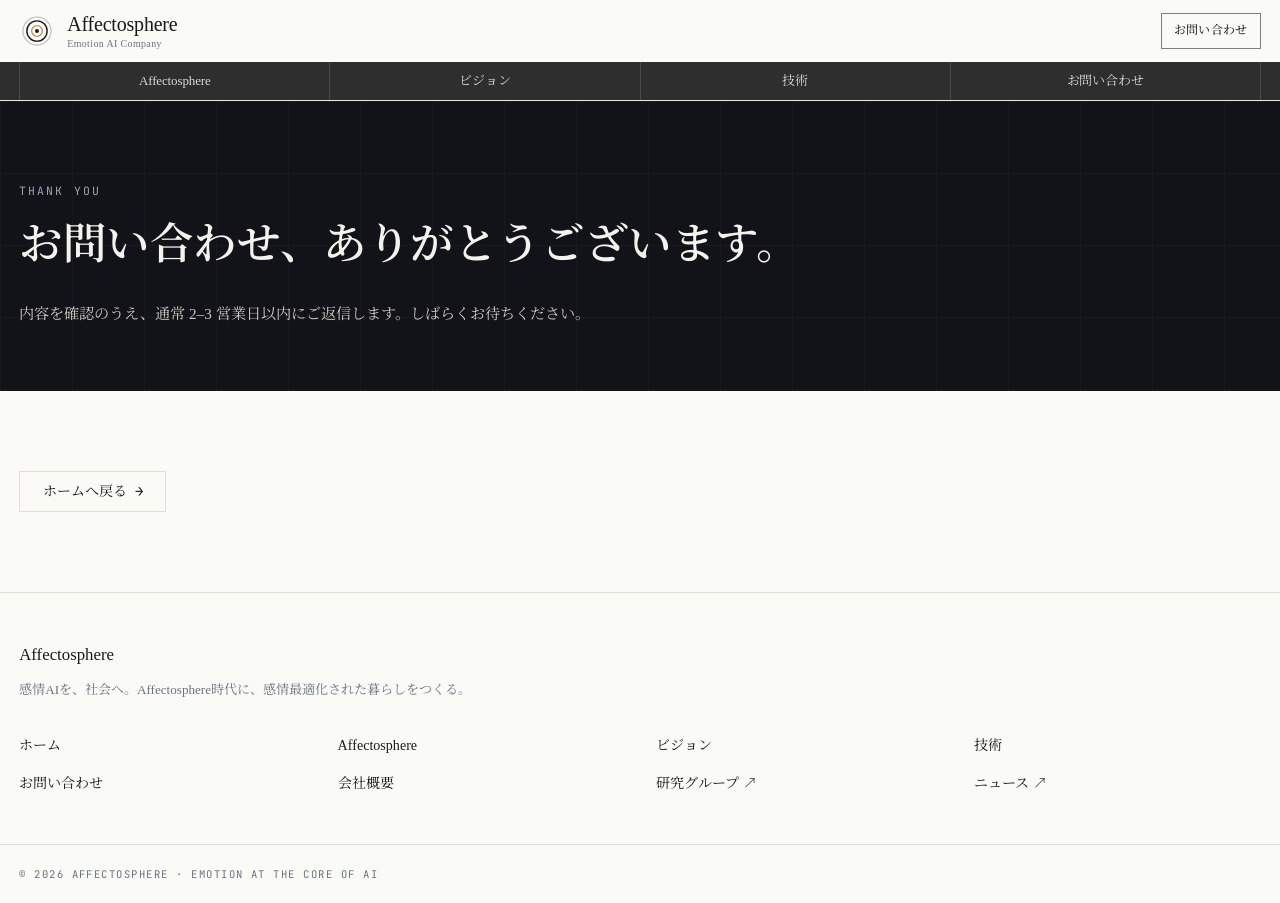
<file: thanks.html>
<!doctype html>
<html lang="ja">
<head>
<meta charset="utf-8">
<meta name="viewport" content="width=device-width, initial-scale=1">
<title>送信しました ｜ Affectosphere</title>
<meta name="description" content="お問い合わせを受け付けました。">
<link rel="canonical" href="https://affectosphere.group/thanks.html">
<meta property="og:type" content="website">
<meta property="og:site_name" content="Affectosphere">
<meta property="og:url" content="https://affectosphere.group/thanks.html">
<meta property="og:title" content="送信しました ｜ Affectosphere">
<meta property="og:description" content="お問い合わせを受け付けました。">
<meta property="og:image" content="https://affectosphere.group/og/thanks.png">
<meta property="og:image:width" content="1200">
<meta property="og:image:height" content="630">
<meta name="twitter:card" content="summary_large_image">
<link rel="icon" href="favicon.svg" type="image/svg+xml">
<link rel="preconnect" href="https://fonts.googleapis.com">
<link rel="preconnect" href="https://fonts.gstatic.com" crossorigin>
<link href="https://fonts.googleapis.com/css2?family=Noto+Serif+JP:wght@400;500;600;700&family=JetBrains+Mono:wght@400;500&display=swap" rel="stylesheet">
<link rel="stylesheet" href="style.css">
</head>
<body>

<header class="site-header">
  <div class="wrap brand-row">
    <a class="brand" href="index.html" aria-label="Affectosphere ホーム">
      <svg viewBox="0 0 32 32" fill="none" aria-hidden="true">
          <circle cx="16" cy="16" r="12.5" fill="none" stroke="currentColor" stroke-width="1" opacity="0.28"/>
          <circle cx="16" cy="16" r="9" fill="none" stroke="currentColor" stroke-width="1.25"/>
          <circle cx="16" cy="16" r="4.75" fill="none" stroke="#C4974A" stroke-width="1.25"/>
          <circle cx="16" cy="16" r="1.75" fill="currentColor"/>
        </svg>
      <span class="brand-name">
        <b>Affectosphere</b>
        <span>Emotion AI Company</span>
      </span>
    </a>
    <div class="header-actions">
      <a class="ghost-square" href="contact.html">お問い合わせ</a>
      <button class="nav-toggle" type="button" aria-label="メニューを開く" aria-expanded="false" data-nav-toggle>
        <svg width="20" height="14" viewBox="0 0 20 14" fill="none" aria-hidden="true">
          <path d="M0 1h20M0 7h20M0 13h20" stroke="currentColor" stroke-width="1.5"/>
        </svg>
      </button>
    </div>
  </div>

  <nav class="nav-band" aria-label="主要メニュー">
    <div class="wrap">
      <ul>
        <li><a href="affectosphere.html">Affectosphere</a></li>
        <li><a href="vision.html">ビジョン</a></li>
        <li><a href="technology.html">技術</a></li>
        <li><a href="contact.html">お問い合わせ</a></li>
      </ul>
    </div>
  </nav>

  <div class="nav-drawer" data-nav-drawer>
    <div class="wrap">
      <ul>
        <li><a href="affectosphere.html">Affectosphere</a></li>
        <li><a href="vision.html">ビジョン</a></li>
        <li><a href="technology.html">技術</a></li>
        <li><a href="contact.html">お問い合わせ</a></li>
      </ul>
    </div>
  </div>
</header>

<main>
<section class="surface-ink">
  <div class="ink-grid" aria-hidden="true"></div>
  <div class="wrap page-head">
    <p class="eyebrow">Thank you</p>
    <h1>お問い合わせ、ありがとうございます。</h1>
    <p class="lead">内容を確認のうえ、通常 2&ndash;3 営業日以内にご返信します。しばらくお待ちください。</p>
  </div>
</section>

<section class="band">
  <div class="wrap">
    <p><a class="btn btn-ghost" href="index.html">ホームへ戻る <span class="arw">&rarr;</span></a></p>
  </div>
</section>
</main>

<footer class="site-footer">
  <div class="wrap inner">
    <p class="fbrand">Affectosphere</p>
    <p class="ftag">感情AIを、社会へ。Affectosphere時代に、感情最適化された暮らしをつくる。</p>
    <div class="flinks">
      <a href="index.html">ホーム</a>
      <a href="affectosphere.html">Affectosphere</a>
      <a href="vision.html">ビジョン</a>
      <a href="technology.html">技術</a>
      <a href="contact.html">お問い合わせ</a>
      <a href="company.html">会社概要</a>
      <a href="https://lab.affectosphere.group/" target="_blank" rel="noopener">研究グループ &#8599;</a>
      <a href="https://news.affectosphere.group/" target="_blank" rel="noopener">ニュース &#8599;</a>
    </div>
  </div>
  <div class="wrap copy">&copy; 2026 AFFECTOSPHERE &middot; EMOTION AT THE CORE OF AI</div>
</footer>

<script src="js/site.js" defer></script>
</body>
</html>
</file>
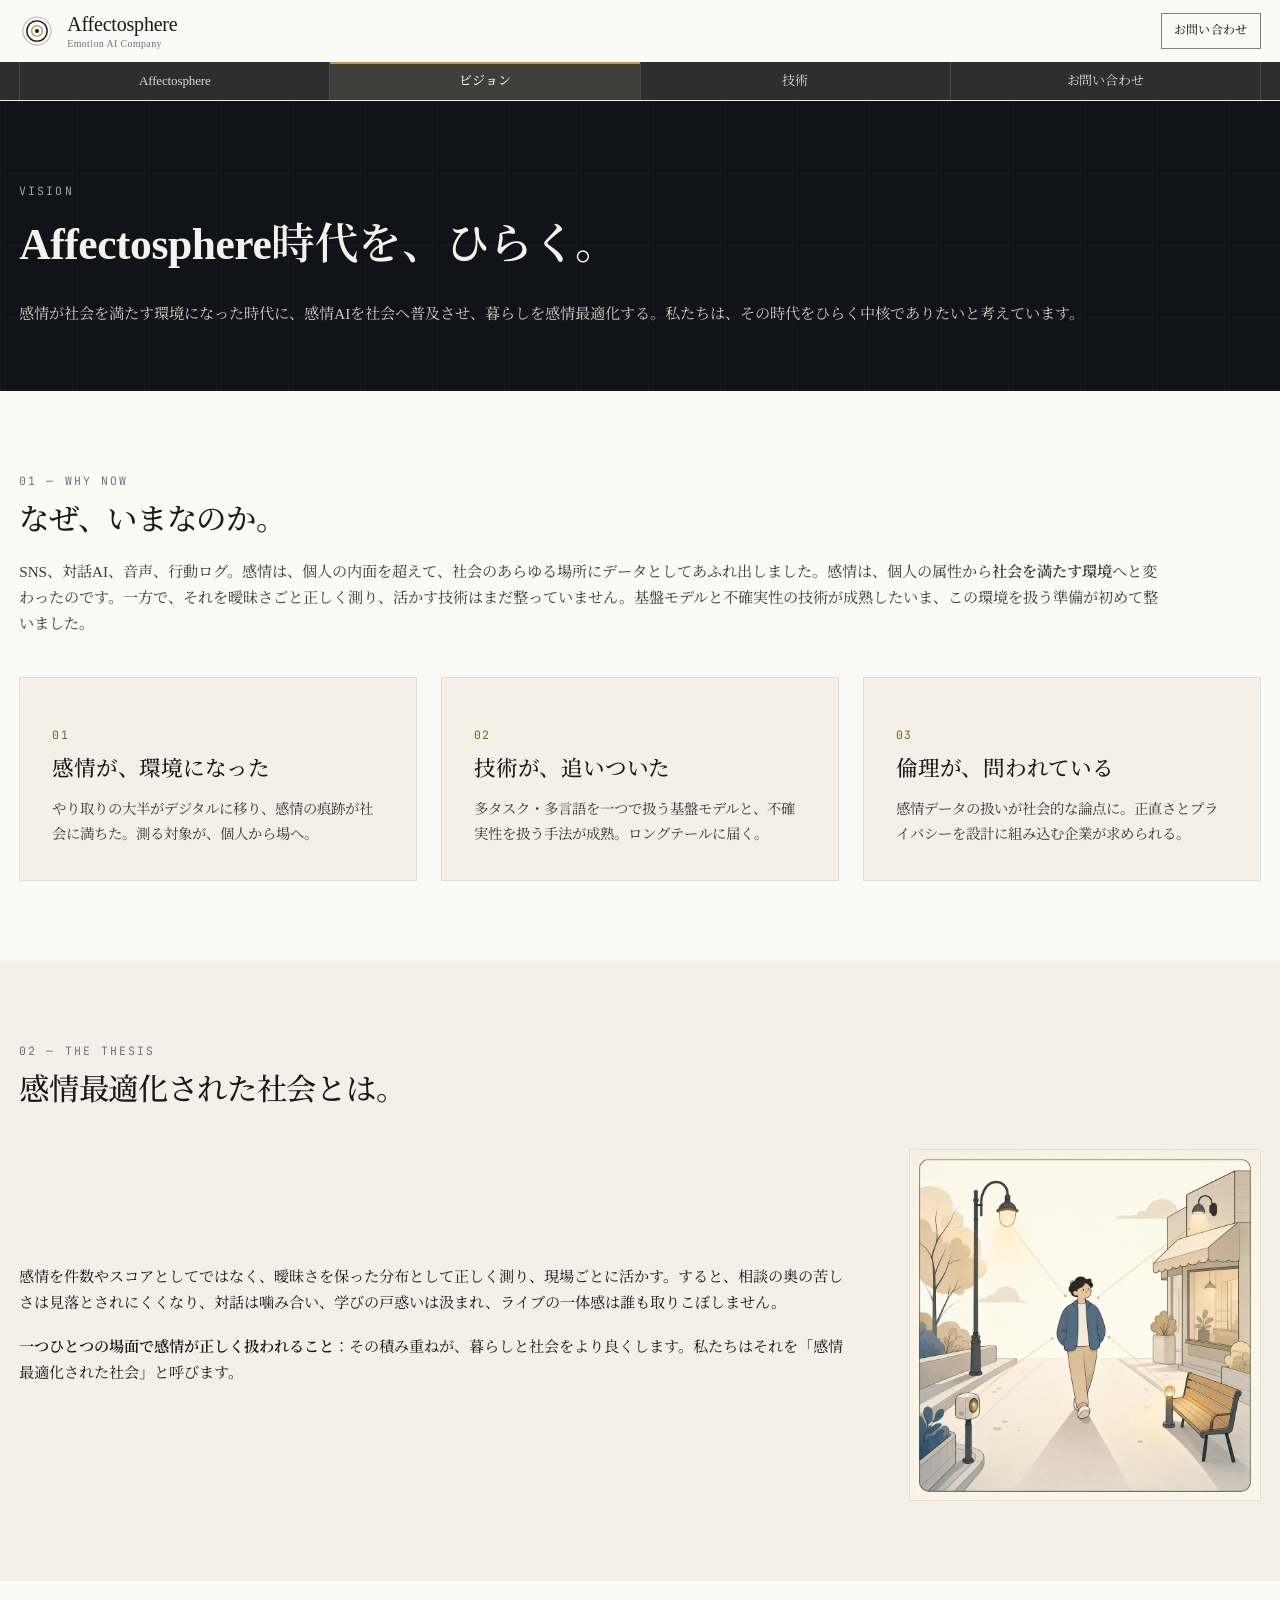
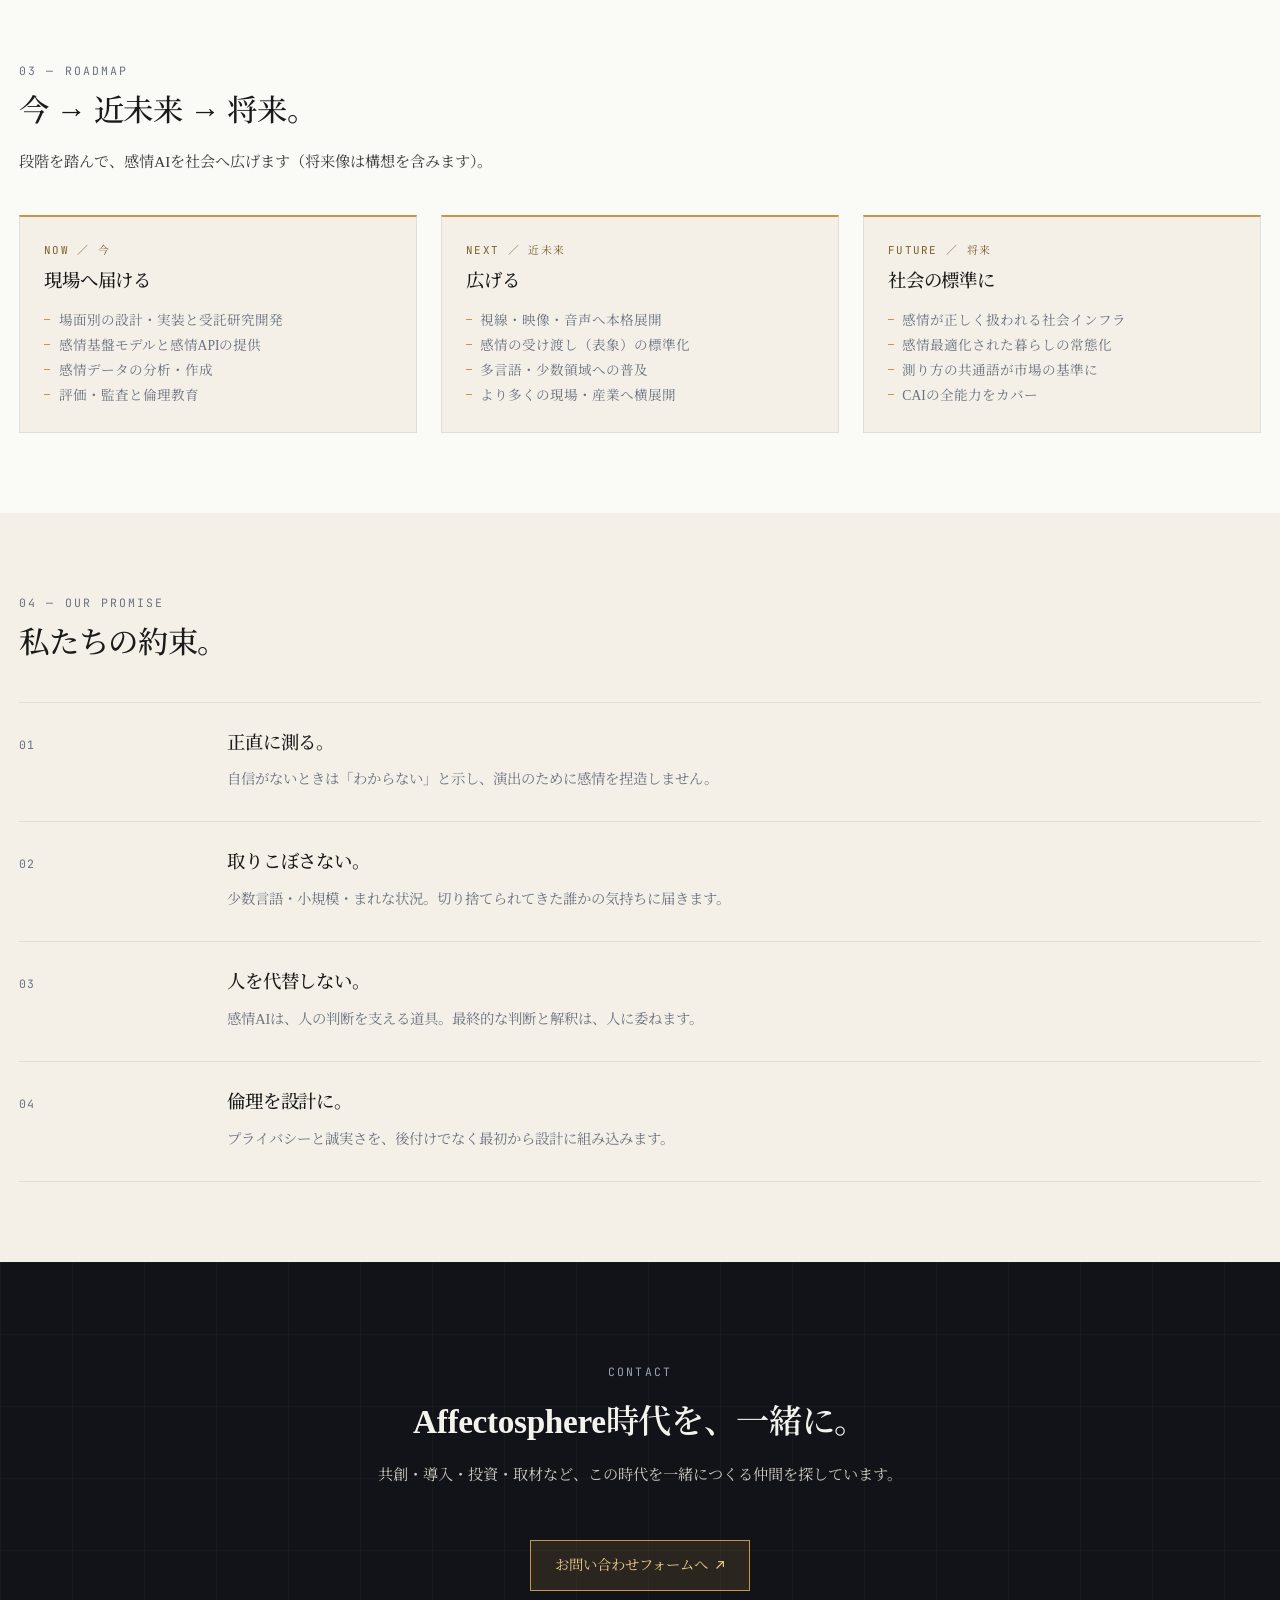
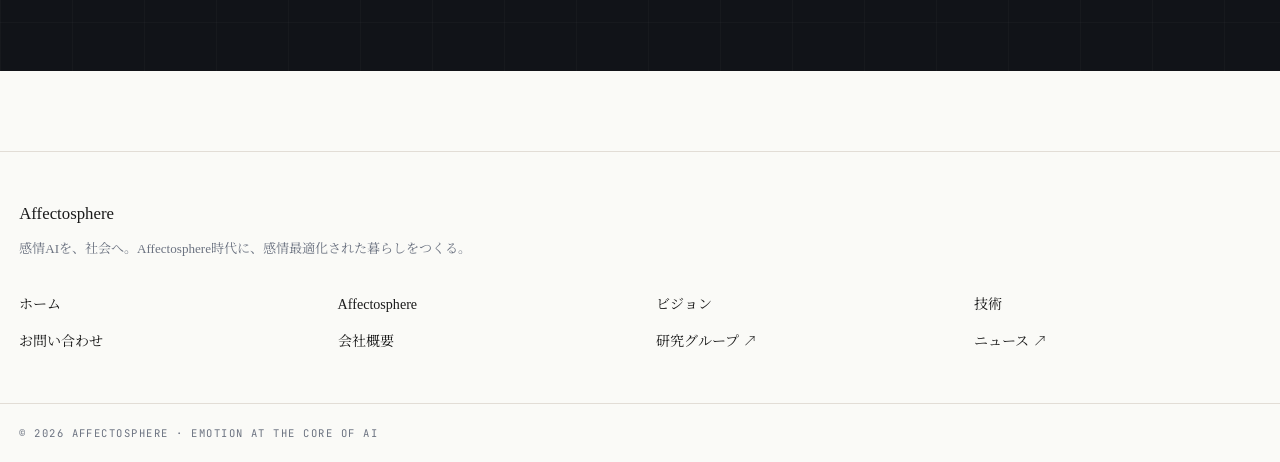
<file: vision.html>
<!doctype html>
<html lang="ja">
<head>
<meta charset="utf-8">
<meta name="viewport" content="width=device-width, initial-scale=1">
<title>ビジョン &mdash; Vision ｜ Affectosphere</title>
<meta name="description" content="Affectosphere時代をひらく。感情が社会を満たす時代に、感情AIを普及させ、暮らしを感情最適化する。なぜ今か、ロードマップ、そして私たちの約束。">
<link rel="canonical" href="https://affectosphere.group/vision.html">
<meta property="og:type" content="website">
<meta property="og:site_name" content="Affectosphere">
<meta property="og:url" content="https://affectosphere.group/vision.html">
<meta property="og:title" content="ビジョン &mdash; Vision ｜ Affectosphere">
<meta property="og:description" content="Affectosphere時代をひらく。感情が社会を満たす時代に、感情AIを普及させ、暮らしを感情最適化する。なぜ今か、ロードマップ、そして私たちの約束。">
<meta property="og:image" content="https://affectosphere.group/og/vision.png">
<meta property="og:image:width" content="1200">
<meta property="og:image:height" content="630">
<meta name="twitter:card" content="summary_large_image">
<link rel="icon" href="favicon.svg" type="image/svg+xml">
<link rel="preconnect" href="https://fonts.googleapis.com">
<link rel="preconnect" href="https://fonts.gstatic.com" crossorigin>
<link href="https://fonts.googleapis.com/css2?family=Noto+Serif+JP:wght@400;500;600;700&family=JetBrains+Mono:wght@400;500&display=swap" rel="stylesheet">
<link rel="stylesheet" href="style.css">
</head>
<body>

<header class="site-header">
  <div class="wrap brand-row">
    <a class="brand" href="index.html" aria-label="Affectosphere ホーム">
      <svg viewBox="0 0 32 32" fill="none" aria-hidden="true">
          <circle cx="16" cy="16" r="12.5" fill="none" stroke="currentColor" stroke-width="1" opacity="0.28"/>
          <circle cx="16" cy="16" r="9" fill="none" stroke="currentColor" stroke-width="1.25"/>
          <circle cx="16" cy="16" r="4.75" fill="none" stroke="#C4974A" stroke-width="1.25"/>
          <circle cx="16" cy="16" r="1.75" fill="currentColor"/>
        </svg>
      <span class="brand-name">
        <b>Affectosphere</b>
        <span>Emotion AI Company</span>
      </span>
    </a>
    <div class="header-actions">
      <a class="ghost-square" href="contact.html">お問い合わせ</a>
      <button class="nav-toggle" type="button" aria-label="メニューを開く" aria-expanded="false" data-nav-toggle>
        <svg width="20" height="14" viewBox="0 0 20 14" fill="none" aria-hidden="true">
          <path d="M0 1h20M0 7h20M0 13h20" stroke="currentColor" stroke-width="1.5"/>
        </svg>
      </button>
    </div>
  </div>

  <nav class="nav-band" aria-label="主要メニュー">
    <div class="wrap">
      <ul>
        <li><a href="affectosphere.html">Affectosphere</a></li>
        <li><a href="vision.html" aria-current="page">ビジョン</a></li>
        <li><a href="technology.html">技術</a></li>
        <li><a href="contact.html">お問い合わせ</a></li>
      </ul>
    </div>
  </nav>

  <div class="nav-drawer" data-nav-drawer>
    <div class="wrap">
      <ul>
        <li><a href="affectosphere.html">Affectosphere</a></li>
        <li><a href="vision.html" aria-current="page">ビジョン</a></li>
        <li><a href="technology.html">技術</a></li>
        <li><a href="contact.html">お問い合わせ</a></li>
      </ul>
    </div>
  </div>
</header>

<main>
<section class="surface-ink">
  <div class="ink-grid" aria-hidden="true"></div>
  <div class="wrap page-head">
    <p class="eyebrow reveal">Vision</p>
    <h1 class="reveal">Affectosphere時代を、ひらく。</h1>
    <p class="lead reveal">感情が社会を満たす環境になった時代に、感情AIを社会へ普及させ、暮らしを感情最適化する。私たちは、その時代をひらく中核でありたいと考えています。</p>
  </div>
</section>

<section class="band">
  <div class="wrap">
    <header class="sec-head reveal">
      <p class="eyebrow">01 &mdash; Why Now</p>
      <h2>なぜ、いまなのか。</h2>
    <p class="lead">SNS、対話AI、音声、行動ログ。感情は、個人の内面を超えて、社会のあらゆる場所にデータとしてあふれ出しました。感情は、個人の属性から<strong>社会を満たす環境</strong>へと変わったのです。一方で、それを曖昧さごと正しく測り、活かす技術はまだ整っていません。基盤モデルと不確実性の技術が成熟したいま、この環境を扱う準備が初めて整いました。</p>
    </header>
    <div class="cards c3">
      <article class="card reveal"><p class="no">01</p><h3>感情が、環境になった</h3><p>やり取りの大半がデジタルに移り、感情の痕跡が社会に満ちた。測る対象が、個人から場へ。</p></article>
      <article class="card reveal"><p class="no">02</p><h3>技術が、追いついた</h3><p>多タスク・多言語を一つで扱う基盤モデルと、不確実性を扱う手法が成熟。ロングテールに届く。</p></article>
      <article class="card reveal"><p class="no">03</p><h3>倫理が、問われている</h3><p>感情データの扱いが社会的な論点に。正直さとプライバシーを設計に組み込む企業が求められる。</p></article>
    </div>
  </div>
</section>

<section class="band cream">
  <div class="wrap">
    <header class="sec-head reveal">
      <p class="eyebrow">02 &mdash; The Thesis</p>
      <h2>感情最適化された社会とは。</h2>
    </header>
    <div class="figrow reveal">
      <div class="measure">
        <p class="lead">感情を件数やスコアとしてではなく、曖昧さを保った分布として正しく測り、現場ごとに活かす。すると、相談の奥の苦しさは見落とされにくくなり、対話は噛み合い、学びの戸惑いは汲まれ、ライブの一体感は誰も取りこぼしません。</p>
        <p class="lead" style="margin-top:1.1rem"><strong>一つひとつの場面で感情が正しく扱われること</strong>：その積み重ねが、暮らしと社会をより良くします。私たちはそれを「感情最適化された社会」と呼びます。</p>
      </div>
      <div class="fig"><img src="img/aff-personal.webp" alt="一人ひとりの感情が正しく扱われる様子の図" width="1024" height="1024" loading="lazy"></div>
    </div>
  </div>
</section>

<section class="band">
  <div class="wrap">
    <header class="sec-head reveal">
      <p class="eyebrow">03 &mdash; Roadmap</p>
      <h2>今 &rarr; 近未来 &rarr; 将来。</h2>
    <p class="lead">段階を踏んで、感情AIを社会へ広げます（将来像は構想を含みます）。</p>
    </header>
    <div class="roadmap">
      <div class="phase reveal"><p class="k">Now ／ 今</p><h3>現場へ届ける</h3><ul>
        <li>場面別の設計・実装と受託研究開発</li><li>感情基盤モデルと感情APIの提供</li>
        <li>感情データの分析・作成</li><li>評価・監査と倫理教育</li></ul></div>
      <div class="phase reveal"><p class="k">Next ／ 近未来</p><h3>広げる</h3><ul>
        <li>視線・映像・音声へ本格展開</li><li>感情の受け渡し（表象）の標準化</li>
        <li>多言語・少数領域への普及</li><li>より多くの現場・産業へ横展開</li></ul></div>
      <div class="phase reveal"><p class="k">Future ／ 将来</p><h3>社会の標準に</h3><ul>
        <li>感情が正しく扱われる社会インフラ</li><li>感情最適化された暮らしの常態化</li>
        <li>測り方の共通語が市場の基準に</li><li>CAIの全能力をカバー</li></ul></div>
    </div>
  </div>
</section>

<section class="band cream">
  <div class="wrap">
    <header class="sec-head reveal">
      <p class="eyebrow">04 &mdash; Our Promise</p>
      <h2>私たちの約束。</h2>
    </header>
    <ul class="rows">
      <li class="reveal">
        <div><span class="meta">01</span></div>
        <div class="body">
          <h3>正直に測る。</h3>
          <p>自信がないときは「わからない」と示し、演出のために感情を捏造しません。</p>
        </div>
      </li>
      <li class="reveal">
        <div><span class="meta">02</span></div>
        <div class="body">
          <h3>取りこぼさない。</h3>
          <p>少数言語・小規模・まれな状況。切り捨てられてきた誰かの気持ちに届きます。</p>
        </div>
      </li>
      <li class="reveal">
        <div><span class="meta">03</span></div>
        <div class="body">
          <h3>人を代替しない。</h3>
          <p>感情AIは、人の判断を支える道具。最終的な判断と解釈は、人に委ねます。</p>
        </div>
      </li>
      <li class="reveal">
        <div><span class="meta">04</span></div>
        <div class="body">
          <h3>倫理を設計に。</h3>
          <p>プライバシーと誠実さを、後付けでなく最初から設計に組み込みます。</p>
        </div>
      </li>
    </ul>
  </div>
</section>

<section class="surface-ink">
  <div class="ink-grid" aria-hidden="true"></div>
  <div class="wrap contact-block">
    <p class="eyebrow">Contact</p>
    <h2>Affectosphere時代を、一緒に。</h2>
    <p>共創・導入・投資・取材など、この時代を一緒につくる仲間を探しています。</p>
    <p><a class="mail" href="https://lab.affectosphere.group/contact/" target="_blank" rel="noopener">お問い合わせフォームへ <span aria-hidden="true">&#8599;</span></a></p>
  </div>
</section>
</main>

<footer class="site-footer">
  <div class="wrap inner">
    <p class="fbrand">Affectosphere</p>
    <p class="ftag">感情AIを、社会へ。Affectosphere時代に、感情最適化された暮らしをつくる。</p>
    <div class="flinks">
      <a href="index.html">ホーム</a>
      <a href="affectosphere.html">Affectosphere</a>
      <a href="vision.html">ビジョン</a>
      <a href="technology.html">技術</a>
      <a href="contact.html">お問い合わせ</a>
      <a href="company.html">会社概要</a>
      <a href="https://lab.affectosphere.group/" target="_blank" rel="noopener">研究グループ &#8599;</a>
      <a href="https://news.affectosphere.group/" target="_blank" rel="noopener">ニュース &#8599;</a>
    </div>
  </div>
  <div class="wrap copy">&copy; 2026 AFFECTOSPHERE &middot; EMOTION AT THE CORE OF AI</div>
</footer>

<script src="js/site.js" defer></script>
</body>
</html>
</file>
<file: style.css>
/* Affectosphere — corporate site.
 *
 * The design language is the one used on the research-group site: an ivory
 * page, a dark "observation surface" for page headers, a single serif stack
 * for everything except instrument labels, numbered sections, and rows with a
 * meta column on the left. Hand-written CSS, no build step.
 */

/* ── Tokens ─────────────────────────────────────────────────────────────── */
:root {
  --ivory: #fafaf7;
  --cream: #f4f0e8;
  --stone: #e2ddd6;
  --charcoal: #1a1a1a;
  --softink: #2e2e2e;
  --slate: #6b7280;
  --amber: #c4974a;
  --amber-deep: #7b5e28;
  --steel: #3d6b8c;
  --sage: #6b8f7a;
  --ink: #111318;
  --ink-soft: #1b2029;
  --ink-line: #2b3341;
  --ink-text: #e9e6df;
  --ink-dim: #cfcbc2;
  --ink-eyebrow: #9aa4b4;

  --serif: "Times New Roman", "Noto Serif JP", Times, serif;
  --label: "JetBrains Mono", ui-monospace, SFMono-Regular, "Noto Serif JP", monospace;

  /* Vertical rhythm, matching the research-group site. */
  --section: 5rem;
  --section-sm: 2.75rem;
  --gutter: clamp(0.75rem, 1.5vw, 2rem);
}

/* ── Reset ──────────────────────────────────────────────────────────────── */
*,
*::before,
*::after {
  box-sizing: border-box;
}
html {
  scroll-behavior: smooth;
  -webkit-text-size-adjust: 100%;
}
body {
  margin: 0;
  background: var(--ivory);
  color: var(--charcoal);
  font-family: var(--serif);
  font-size: 0.95rem;
  line-height: 1.72;
  -webkit-font-smoothing: antialiased;
}
h1,
h2,
h3,
h4 {
  margin: 0;
  font-weight: 500;
  letter-spacing: -0.01em;
  line-height: 1.2;
}
p {
  margin: 0;
}
ul,
ol {
  margin: 0;
  padding: 0;
  list-style: none;
}
img {
  display: block;
  max-width: 100%;
  height: auto;
}
a {
  color: inherit;
  text-decoration: none;
}
table {
  border-collapse: collapse;
  width: 100%;
}
b,
strong {
  font-weight: 600;
}
em {
  font-style: italic;
}

/* ── Layout helpers ─────────────────────────────────────────────────────── */
.wrap {
  width: 100%;
  margin: 0 auto;
  padding-left: var(--gutter);
  padding-right: var(--gutter);
}
.section {
  margin-top: var(--section);
}
.measure {
  max-width: 52rem;
}
.measure-wide {
  max-width: 72rem;
}
.spacer {
  height: var(--section-sm);
}

/* Reveal on scroll. Without the script everything stays visible, because
 * .is-visible is also the state used when motion is reduced. */
.reveal {
  opacity: 0;
  transform: translateY(20px);
  transition:
    opacity 0.6s ease,
    transform 0.6s ease;
}
.reveal.is-visible {
  opacity: 1;
  transform: none;
}
@media (prefers-reduced-motion: reduce) {
  html {
    scroll-behavior: auto;
  }
  .reveal,
  .reveal.is-visible {
    opacity: 1;
    transform: none;
    transition: none;
  }
}

/* ── Dark observation surface ───────────────────────────────────────────── */
.surface-ink {
  position: relative;
  overflow: hidden;
  background: var(--ink);
  color: var(--ink-text);
}
.ink-grid {
  position: absolute;
  inset: 0;
  opacity: 0.6;
  pointer-events: none;
  background-image:
    linear-gradient(to right, rgba(233, 230, 223, 0.05) 1px, transparent 1px),
    linear-gradient(to bottom, rgba(233, 230, 223, 0.05) 1px, transparent 1px);
  background-size: 72px 72px;
}
.surface-ink .eyebrow {
  color: var(--ink-eyebrow);
}

/* ── Typographic parts ──────────────────────────────────────────────────── */
.eyebrow {
  margin: 0;
  font-family: var(--label);
  font-size: 0.72rem;
  letter-spacing: 0.18em;
  text-transform: uppercase;
  color: var(--slate);
}
.meta {
  font-family: var(--label);
  font-size: 0.72rem;
  letter-spacing: 0.1em;
  font-variant-numeric: tabular-nums;
  color: var(--slate);
  white-space: nowrap;
}
.lead {
  font-size: clamp(0.95rem, 1.1vw, 1.12rem);
  line-height: 1.72;
}
.dim {
  color: var(--slate);
}
.gold {
  color: var(--amber-deep);
}
.surface-ink .gold {
  color: var(--amber);
}
.note {
  font-size: 0.82rem;
  line-height: 1.7;
  color: var(--slate);
}

/* Page header on the dark surface. */
.page-head {
  padding-top: 4rem;
  padding-bottom: 3rem;
  position: relative;
}
@media (min-width: 768px) {
  .page-head {
    padding-top: 5rem;
    padding-bottom: 4rem;
  }
}
.page-head h1 {
  margin-top: 1.25rem;
  font-weight: 600;
  font-size: clamp(1.9rem, 3.4vw, 2.9rem);
  line-height: 1.1;
  color: #f4f2ed;
}
.page-head .lead {
  margin-top: 2rem;
  max-width: 72rem;
  color: var(--ink-dim);
}

/* Numbered section header. */
.sec-head h2 {
  margin-top: 0.75rem;
  font-size: 1.6rem;
  font-weight: 500;
  color: var(--charcoal);
}
@media (min-width: 768px) {
  .sec-head h2 {
    font-size: 1.9rem;
  }
}
.sec-head .lead {
  margin-top: 1.25rem;
  max-width: 72rem;
  color: rgba(26, 26, 26, 0.85);
}

/* ── Header / navigation ────────────────────────────────────────────────── */
.site-header {
  position: sticky;
  top: 0;
  z-index: 30;
  border-bottom: 1px solid rgba(226, 221, 214, 0.7);
  background: rgba(250, 250, 247, 0.85);
  backdrop-filter: blur(8px);
}
.brand-row {
  display: flex;
  align-items: center;
  justify-content: space-between;
  padding-top: 0.75rem;
  padding-bottom: 0.75rem;
}
.brand {
  display: inline-flex;
  align-items: center;
  gap: 0.75rem;
  min-width: 0;
  color: var(--charcoal);
}
.brand svg {
  width: 2.25rem;
  height: 2.25rem;
  flex: none;
  transition: transform 0.2s ease;
}
.brand:hover svg {
  transform: scale(1.03);
}
.brand-name {
  display: flex;
  flex-direction: column;
  line-height: 1.2;
  min-width: 0;
}
.brand-name b {
  font-size: 1.125rem;
  font-weight: 500;
  letter-spacing: -0.01em;
}
@media (min-width: 640px) {
  .brand-name b {
    font-size: 1.25rem;
  }
}
.brand-name span {
  margin-top: 0.1rem;
  font-size: 0.62rem;
  letter-spacing: 0.04em;
  color: var(--slate);
}
.header-actions {
  display: inline-flex;
  align-items: center;
  gap: 0.75rem;
}
.ghost-square {
  display: inline-flex;
  height: 2.25rem;
  align-items: center;
  justify-content: center;
  padding: 0 0.75rem;
  border: 1px solid rgba(46, 46, 46, 0.6);
  font-size: 0.75rem;
  font-weight: 500;
  letter-spacing: 0.03em;
  color: var(--softink);
  transition:
    background-color 0.2s ease,
    color 0.2s ease,
    border-color 0.2s ease;
}
.ghost-square:hover {
  border-color: var(--charcoal);
  background: var(--charcoal);
  color: var(--ivory);
}
.nav-toggle {
  display: inline-flex;
  height: 2.5rem;
  width: 2.5rem;
  align-items: center;
  justify-content: center;
  border: 1px solid rgba(46, 46, 46, 0.6);
  background: transparent;
  color: var(--softink);
  cursor: pointer;
}
@media (min-width: 768px) {
  .nav-toggle {
    display: none;
  }
}

/* The tab band. One cell per entry, hairlines between. */
.nav-band {
  display: none;
  background: var(--softink);
}
@media (min-width: 768px) {
  .nav-band {
    display: block;
  }
}
.nav-band ul {
  display: flex;
  flex-wrap: wrap;
  border-right: 1px solid #4a4a48;
}
.nav-band li {
  flex: none;
  flex-basis: 50%;
  border-left: 1px solid #4a4a48;
}
@media (min-width: 1100px) {
  .nav-band li {
    flex: 1 1 0;
    flex-basis: 0;
  }
}
.nav-band a {
  display: flex;
  align-items: center;
  justify-content: center;
  padding: 0.5rem 0.25rem;
  text-align: center;
  font-size: 0.75rem;
  letter-spacing: -0.01em;
  color: #dcd9d2;
  transition:
    background-color 0.2s ease,
    color 0.2s ease;
}
@media (min-width: 1100px) {
  .nav-band a {
    font-size: 0.8125rem;
  }
}
.nav-band a:hover {
  background: #3a3a38;
  color: var(--ivory);
}
.nav-band a[aria-current="page"] {
  background: #3e3e3c;
  font-weight: 500;
  color: var(--ivory);
  box-shadow: inset 0 2px 0 0 var(--amber);
}

/* Mobile drawer. */
.nav-drawer {
  display: none;
  border-top: 1px solid rgba(226, 221, 214, 0.7);
  background: var(--ivory);
}
.nav-drawer.open {
  display: block;
}
@media (min-width: 768px) {
  .nav-drawer,
  .nav-drawer.open {
    display: none;
  }
}
.nav-drawer a {
  display: block;
  padding: 0.75rem 0;
  font-size: 0.95rem;
  letter-spacing: 0.02em;
  color: var(--softink);
}
.nav-drawer a[aria-current="page"] {
  font-weight: 500;
  color: var(--charcoal);
}

/* ── Buttons ────────────────────────────────────────────────────────────── */
.btn {
  display: inline-flex;
  align-items: center;
  gap: 0.5rem;
  padding: 0.7rem 1.4rem;
  border: 1px solid var(--charcoal);
  font-size: 0.88rem;
  line-height: 1.2;
  transition:
    background-color 0.2s ease,
    color 0.2s ease,
    border-color 0.2s ease;
}
.btn-solid {
  background: var(--charcoal);
  color: var(--ivory);
}
.btn-solid:hover {
  background: var(--softink);
}
.btn-ghost {
  background: transparent;
  color: var(--charcoal);
  border-color: var(--stone);
}
.btn-ghost:hover {
  border-color: var(--charcoal);
}
.surface-ink .btn-ghost {
  color: var(--ink-text);
  border-color: rgba(233, 230, 223, 0.35);
}
.surface-ink .btn-ghost:hover {
  border-color: var(--ink-text);
}
.btn .arw {
  font-family: var(--label);
}

.link-amber {
  color: var(--amber-deep);
  border-bottom: 1px solid rgba(196, 151, 74, 0.45);
  transition: border-color 0.2s ease;
}
.link-amber:hover {
  border-color: var(--amber-deep);
}

/* ── Hero (home) ────────────────────────────────────────────────────────── */
.hero {
  position: relative;
  display: flex;
  min-height: calc(100vh - 8.3rem);
  flex-direction: column;
  justify-content: center;
  overflow: hidden;
  background: var(--ivory);
}
.hero-bg,
.hero-canvas {
  position: absolute;
  inset: 0;
  z-index: 0;
  width: 100%;
  height: 100%;
  object-fit: cover;
}
.hero-canvas {
  opacity: 0;
  transition: opacity 0.7s ease;
}
.hero-wash {
  position: absolute;
  inset: 0;
  z-index: 1;
  pointer-events: none;
  background:
    radial-gradient(
      ellipse 56% 40% at 50% 36%,
      rgba(250, 250, 247, 0.86),
      rgba(250, 250, 247, 0.34) 66%,
      rgba(250, 250, 247, 0) 100%
    ),
    linear-gradient(
      to bottom,
      rgba(250, 250, 247, 0.55),
      rgba(250, 250, 247, 0.05) 45%,
      rgba(250, 250, 247, 0.18)
    );
}
.hero-inner {
  position: relative;
  z-index: 10;
  display: flex;
  flex-direction: column;
  align-items: center;
  text-align: center;
  padding-top: 5rem;
  padding-bottom: 5rem;
  transform: translateY(-1.5rem);
}
@media (min-width: 1280px) {
  .hero-inner {
    padding-left: 18.5rem;
    padding-right: 18.5rem;
  }
}
.hero h1 {
  width: 100%;
  font-weight: 600;
  font-size: clamp(1.7rem, 3.8vw, 3.3rem);
  line-height: 1.2;
  color: #0d0d0d;
  overflow-wrap: anywhere;
}
.hero h1 .era {
  display: block;
  margin-bottom: 1rem;
  font-size: 0.56em;
  letter-spacing: 0.02em;
  color: #333b45;
}
.hero h1 .line {
  display: block;
}
.hero .sub {
  margin-top: 2.5rem;
  max-width: 58rem;
  font-size: clamp(1rem, 1.25vw, 1.2rem);
  line-height: 1.72;
  color: var(--charcoal);
  overflow-wrap: anywhere;
}
.hero .cta {
  margin-top: 3rem;
  display: flex;
  flex-wrap: wrap;
  align-items: center;
  justify-content: center;
  gap: 1rem;
}

/* Instrument panels over the scene. */
.hero-dash {
  position: absolute;
  top: 2rem;
  z-index: 0;
  width: 15.5rem;
  border: 1px solid rgba(26, 26, 26, 0.12);
  background: rgba(250, 250, 247, 0.6);
  padding: 0.85rem 0.9rem;
  font-family: var(--label);
  font-size: 0.62rem;
  line-height: 1.5;
  color: var(--softink);
}
.hero-panels {
  display: none;
}
@media (min-width: 1280px) {
  .hero-panels {
    display: block;
    position: absolute;
    inset: 0;
    z-index: 0;
    pointer-events: none;
  }
}
.hero-dash.left {
  left: 2rem;
}
.hero-dash.right {
  right: 2rem;
}
.hero-dash h3 {
  font-size: 0.66rem;
  font-weight: 500;
  letter-spacing: 0.08em;
  text-transform: uppercase;
  color: var(--slate);
}
.hero-dash .row {
  display: flex;
  justify-content: space-between;
  gap: 0.5rem;
  margin-top: 0.3rem;
}
.hero-dash .bar {
  position: relative;
  height: 0.3rem;
  background: rgba(26, 26, 26, 0.08);
  margin-top: 0.2rem;
}
.hero-dash .bar i {
  position: absolute;
  inset: 0 auto 0 0;
  display: block;
  background: var(--amber);
}

/* ── Sections, cards, rows ──────────────────────────────────────────────── */
.band {
  margin-top: var(--section);
}
.band.cream {
  margin-top: var(--section);
  padding-top: var(--section);
  padding-bottom: var(--section);
  background: var(--cream);
}
.band.ink {
  margin-top: var(--section);
  padding-top: var(--section);
  padding-bottom: var(--section);
}

.cards {
  display: grid;
  gap: 1.5rem;
  margin-top: 2.5rem;
}
@media (min-width: 768px) {
  .cards.c2 {
    grid-template-columns: repeat(2, minmax(0, 1fr));
  }
  .cards.c3 {
    grid-template-columns: repeat(3, minmax(0, 1fr));
  }
}
.card {
  border: 1px solid var(--stone);
  background: var(--cream);
  padding: 1.75rem;
}
@media (min-width: 768px) {
  .card {
    padding: 2rem;
  }
}
.card .no {
  font-family: var(--label);
  font-size: 0.72rem;
  letter-spacing: 0.12em;
  color: var(--amber-deep);
}
.card h3 {
  margin-top: 0.75rem;
  font-size: 1.15rem;
}
@media (min-width: 768px) {
  .card h3 {
    font-size: 1.35rem;
  }
}
.card p {
  margin-top: 0.9rem;
  font-size: 0.9rem;
  line-height: 1.75;
  color: rgba(26, 26, 26, 0.85);
}
.card ul {
  margin-top: 1rem;
}
.card li {
  font-size: 0.85rem;
  line-height: 1.8;
  color: var(--slate);
  padding-left: 0.9rem;
  position: relative;
}
.card li::before {
  content: "";
  position: absolute;
  left: 0;
  top: 0.75em;
  width: 0.35rem;
  height: 1px;
  background: var(--amber);
}
.card .sublabel {
  margin-top: 1.4rem;
  font-family: var(--label);
  font-size: 0.66rem;
  letter-spacing: 0.14em;
  text-transform: uppercase;
  color: var(--slate);
}

/* Row list: meta on the left, body on the right. */
.rows {
  margin-top: 2.5rem;
  border-top: 1px solid var(--stone);
}
.rows > li {
  display: grid;
  gap: 0.5rem 2rem;
  padding: 1.75rem 0;
  border-bottom: 1px solid var(--stone);
}
@media (min-width: 768px) {
  .rows > li {
    grid-template-columns: 11rem minmax(0, 1fr);
    align-items: start;
  }
  .rows.wide > li {
    grid-template-columns: 16rem minmax(0, 1fr);
  }
}
.rows h3 {
  font-size: 1.05rem;
  line-height: 1.4;
}
@media (min-width: 768px) {
  .rows h3 {
    font-size: 1.15rem;
  }
}
.rows .body {
  min-width: 0;
  max-width: 52rem;
}
.rows .body p {
  margin-top: 0.7rem;
  font-size: 0.9rem;
  line-height: 1.8;
  color: var(--slate);
}
.rows .body p.accent {
  margin-top: 0.8rem;
  padding-left: 0.85rem;
  border-left: 1px solid rgba(196, 151, 74, 0.5);
  color: rgba(26, 26, 26, 0.85);
}

/* Plain list inside a row body (the company profile). */
.rows .body ul.plain {
  margin-top: 0.7rem;
}
.rows .body ul.plain li {
  position: relative;
  padding-left: 0.9rem;
  font-size: 0.9rem;
  line-height: 1.85;
  color: var(--slate);
}
.rows .body ul.plain li::before {
  content: "";
  position: absolute;
  left: 0;
  top: 0.85em;
  width: 5px;
  height: 1px;
  background: var(--amber);
}

/* Rows placed on the dark band need their own borders and text colours. */
.band.ink .rows {
  border-top-color: var(--ink-line);
}
.band.ink .rows > li {
  border-bottom-color: var(--ink-line);
}
.band.ink .rows .meta {
  color: var(--ink-eyebrow);
}
.band.ink .rows h3 {
  color: #f4f2ed;
}
.band.ink .rows .body p {
  color: var(--ink-dim);
}

/* Illustration beside text. */
.figrow {
  display: grid;
  gap: 2rem;
  margin-top: 2.5rem;
  align-items: center;
}
@media (min-width: 900px) {
  .figrow {
    grid-template-columns: minmax(0, 1fr) 22rem;
    gap: 3.5rem;
  }
  .figrow.flip {
    grid-template-columns: 22rem minmax(0, 1fr);
  }
  .figrow.flip .fig {
    order: -1;
  }
}
.fig {
  border: 1px solid var(--stone);
  background: var(--cream);
}
.fig img {
  width: 100%;
}

/* Flow diagram: stacked layers with arrows. */
.flow {
  margin-top: 2.5rem;
  max-width: 56rem;
}
.flow .layer {
  border: 1px solid var(--stone);
  background: var(--cream);
  padding: 1.25rem 1.5rem;
}
.flow .layer.accent {
  border-color: rgba(196, 151, 74, 0.55);
  background: rgba(196, 151, 74, 0.08);
}
.flow .layer .k {
  font-family: var(--label);
  font-size: 0.66rem;
  letter-spacing: 0.14em;
  text-transform: uppercase;
  color: var(--slate);
}
.flow .layer .t {
  margin-top: 0.4rem;
  font-size: 1.05rem;
}
.flow .layer .s {
  margin-top: 0.4rem;
  font-size: 0.85rem;
  color: var(--slate);
}
.flow .arrow {
  padding: 0.6rem 0;
  text-align: center;
  font-family: var(--label);
  font-size: 0.7rem;
  letter-spacing: 0.1em;
  color: var(--slate);
}
.chips {
  display: flex;
  flex-wrap: wrap;
  gap: 0.5rem;
  margin-top: 0.9rem;
}
.chip {
  border: 1px solid rgba(196, 151, 74, 0.5);
  padding: 0.25rem 0.7rem;
  font-size: 0.78rem;
  color: var(--amber-deep);
}

/* Pipeline: horizontal steps. */
.pipeline {
  display: grid;
  gap: 1rem;
  margin-top: 2.5rem;
}
@media (min-width: 900px) {
  .pipeline {
    grid-template-columns: repeat(4, minmax(0, 1fr));
    gap: 1.25rem;
  }
}
.pstep {
  border: 1px solid var(--stone);
  background: var(--cream);
  padding: 1.25rem;
  position: relative;
}
.pstep.accent {
  border-color: rgba(196, 151, 74, 0.55);
  background: rgba(196, 151, 74, 0.08);
}
.pstep .k {
  font-family: var(--label);
  font-size: 0.64rem;
  letter-spacing: 0.12em;
  text-transform: uppercase;
  color: var(--amber-deep);
}
.pstep h4 {
  margin-top: 0.5rem;
  font-size: 1rem;
}
.pstep p {
  margin-top: 0.5rem;
  font-size: 0.82rem;
  line-height: 1.7;
  color: var(--slate);
}

/* Comparison table. */
.compare {
  margin-top: 2.5rem;
  font-size: 0.88rem;
}
.compare th,
.compare td {
  border-bottom: 1px solid var(--stone);
  padding: 0.9rem 0.8rem;
  text-align: left;
  vertical-align: top;
}
.compare th {
  font-family: var(--label);
  font-size: 0.68rem;
  letter-spacing: 0.12em;
  text-transform: uppercase;
  font-weight: 500;
  color: var(--slate);
}
.compare td:first-child {
  color: var(--charcoal);
  width: 11rem;
}
.compare td.them {
  color: var(--slate);
}
.compare td.us {
  color: var(--charcoal);
  background: rgba(196, 151, 74, 0.07);
}

/* Publication / status badge. */
.badge {
  display: inline-block;
  border: 1px solid var(--stone);
  padding: 0.1rem 0.5rem;
  font-family: var(--label);
  font-size: 0.64rem;
  letter-spacing: 0.08em;
  white-space: nowrap;
}
.badge.ok {
  border-color: rgba(196, 151, 74, 0.6);
  background: rgba(196, 151, 74, 0.18);
  color: var(--amber-deep);
}
.badge.sub {
  border-color: rgba(61, 107, 140, 0.5);
  background: rgba(61, 107, 140, 0.12);
  color: var(--steel);
}

/* Roadmap. */
.roadmap {
  display: grid;
  gap: 1.5rem;
  margin-top: 2.5rem;
}
@media (min-width: 900px) {
  .roadmap {
    grid-template-columns: repeat(3, minmax(0, 1fr));
  }
}
.phase {
  border-top: 2px solid var(--amber);
  background: var(--cream);
  border-right: 1px solid var(--stone);
  border-bottom: 1px solid var(--stone);
  border-left: 1px solid var(--stone);
  padding: 1.5rem;
}
.phase .k {
  font-family: var(--label);
  font-size: 0.68rem;
  letter-spacing: 0.12em;
  text-transform: uppercase;
  color: var(--amber-deep);
}
.phase h3 {
  margin-top: 0.6rem;
  font-size: 1.15rem;
}
.phase ul {
  margin-top: 1rem;
}
.phase li {
  position: relative;
  padding-left: 0.9rem;
  font-size: 0.85rem;
  line-height: 1.85;
  color: var(--slate);
}
.phase li::before {
  content: "";
  position: absolute;
  left: 0;
  top: 0.8em;
  width: 0.35rem;
  height: 1px;
  background: var(--amber);
}

/* Founder. */
.founder {
  display: grid;
  gap: 1.5rem;
  margin-top: 2.5rem;
  align-items: start;
}
@media (min-width: 768px) {
  .founder {
    grid-template-columns: 9rem minmax(0, 1fr);
    gap: 2.5rem;
  }
}
.founder .ava {
  display: flex;
  aspect-ratio: 1;
  width: 9rem;
  align-items: center;
  justify-content: center;
  border: 1px solid var(--stone);
  background: var(--cream);
  font-size: 2.5rem;
  color: rgba(26, 26, 26, 0.35);
}
/* A portrait fills the frame; the source is wider than it is tall. */
.founder .ava.photo {
  overflow: hidden;
  background: var(--stone);
}
.founder .ava.photo img {
  width: 100%;
  height: 100%;
  object-fit: cover;
  object-position: center 42%;
}
.founder h3 {
  font-size: 1.15rem;
}
.founder h3 small {
  margin-left: 0.6rem;
  font-size: 0.82rem;
  font-weight: 400;
  color: var(--slate);
}
.founder .role {
  margin-top: 0.3rem;
  font-family: var(--label);
  font-size: 0.68rem;
  letter-spacing: 0.14em;
  text-transform: uppercase;
  color: var(--slate);
}
.founder p {
  margin-top: 0.9rem;
  max-width: 52rem;
  font-size: 0.92rem;
  line-height: 1.8;
  color: rgba(26, 26, 26, 0.85);
}

/* Contact block on the dark surface. */
.contact-block {
  position: relative;
  padding-top: var(--section);
  padding-bottom: var(--section);
  text-align: center;
}
.contact-block h2 {
  margin-top: 1.25rem;
  font-size: clamp(1.5rem, 2.6vw, 2.2rem);
  font-weight: 600;
  color: #f4f2ed;
}
.contact-block p {
  margin: 1.25rem auto 0;
  max-width: 44rem;
  color: var(--ink-dim);
}
.contact-block .mail {
  margin-top: 2rem;
  display: inline-flex;
  align-items: center;
  gap: 0.5rem;
  border: 1px solid var(--amber);
  background: rgba(196, 151, 74, 0.14);
  padding: 0.75rem 1.5rem;
  font-family: var(--label);
  font-size: 0.9rem;
  color: #e8c98c;
  transition: background-color 0.2s ease;
}
.contact-block .mail:hover {
  background: rgba(196, 151, 74, 0.26);
}

/* ── Footer ─────────────────────────────────────────────────────────────── */
.site-footer {
  margin-top: var(--section);
  border-top: 1px solid var(--stone);
  background: var(--ivory);
}
.site-footer .inner {
  padding-top: 3rem;
  padding-bottom: 3rem;
}
.site-footer .fbrand {
  font-size: 1.05rem;
}
.site-footer .ftag {
  margin-top: 0.5rem;
  max-width: 34rem;
  font-size: 0.82rem;
  line-height: 1.8;
  color: var(--slate);
}
.site-footer .flinks {
  display: grid;
  grid-template-columns: repeat(2, minmax(0, 1fr));
  gap: 0.75rem 2rem;
  margin-top: 2rem;
}
@media (min-width: 640px) {
  .site-footer .flinks {
    grid-template-columns: repeat(3, minmax(0, 1fr));
  }
}
@media (min-width: 1024px) {
  .site-footer .flinks {
    grid-template-columns: repeat(4, minmax(0, 1fr));
  }
}
.site-footer .flinks a {
  font-size: 0.88rem;
  color: var(--charcoal);
  border-bottom: 1px solid transparent;
}
.site-footer .flinks a:hover {
  border-color: var(--amber);
  color: var(--amber-deep);
}
.site-footer .copy {
  border-top: 1px solid var(--stone);
  padding-top: 1.25rem;
  padding-bottom: 1.25rem;
  font-family: var(--label);
  font-size: 0.66rem;
  letter-spacing: 0.14em;
  color: var(--slate);
}

/* ── Hero instrument panels (internals) ─────────────────────────────────── */
.hero-dash .pk {
  font-family: var(--label);
  font-size: 0.56rem;
  letter-spacing: 0.16em;
  text-transform: uppercase;
  color: var(--slate);
}
.hero-dash .pt {
  margin-top: 0.25rem;
  font-family: var(--serif);
  font-size: 0.92rem;
  font-weight: 500;
  color: var(--charcoal);
}
.hero-dash .row {
  display: flex;
  align-items: baseline;
  justify-content: space-between;
  margin-top: 0.75rem;
  font-size: 0.62rem;
  color: var(--slate);
}
.hero-dash .row .v {
  font-variant-numeric: tabular-nums;
  color: var(--charcoal);
}
.hero-dash .bars {
  margin-top: 0.6rem;
  display: flex;
  flex-direction: column;
  gap: 0.35rem;
}
.hero-dash .spark {
  margin-top: 0.5rem;
  height: 2.25rem;
  width: 100%;
}
.hero-dash dl {
  display: grid;
  grid-template-columns: 1fr auto;
  gap: 0.25rem 0.5rem;
  margin: 0.75rem 0 0;
  border-top: 1px solid rgba(226, 221, 214, 0.7);
  padding-top: 0.5rem;
  font-size: 0.62rem;
}
.hero-dash dt {
  color: var(--slate);
}
.hero-dash dd {
  margin: 0;
  text-align: right;
  font-variant-numeric: tabular-nums;
  color: var(--charcoal);
}
.hero-dash .pn {
  margin-top: 0.5rem;
  font-size: 0.54rem;
  line-height: 1.4;
  color: #8c939b;
}

/* ── Resonance art ──────────────────────────────────────────────────────── */
.bars-art {
  display: flex;
  align-items: flex-end;
  gap: 0.5rem;
  height: 9rem;
}
.bars-art i {
  flex: 1 1 0;
  background: linear-gradient(to top, rgba(196, 151, 74, 0.75), rgba(196, 151, 74, 0.2));
  border-top: 1px solid var(--amber);
}
.cap {
  margin-top: 1rem;
  font-family: var(--label);
  font-size: 0.66rem;
  line-height: 1.7;
  letter-spacing: 0.06em;
  color: var(--ink-dim);
}

/* ── Use cases ──────────────────────────────────────────────────────────── */
.usecases {
  margin-top: 2.5rem;
  display: grid;
  gap: 1.5rem;
}
@media (min-width: 768px) {
  .usecases {
    grid-template-columns: repeat(2, minmax(0, 1fr));
  }
}
.usecases li {
  display: flex;
  flex-direction: column;
  border: 1px solid var(--stone);
  background: var(--ivory);
}
.uc-fig {
  background: #faf7f0;
  border-bottom: 1px solid var(--stone);
}
.uc-fig img {
  width: 100%;
  aspect-ratio: 16 / 9;
  object-fit: cover;
  object-position: center 58%;
}
.uc-body {
  padding: 1.5rem;
}
.uc-body h3 {
  margin-top: 0.4rem;
  font-size: 1.1rem;
}
.uc-body .before {
  margin-top: 1rem;
  padding-left: 0.85rem;
  border-left: 1px solid var(--stone);
  font-size: 0.88rem;
  line-height: 1.8;
  color: var(--slate);
}
.uc-body .after {
  margin-top: 0.8rem;
  padding-left: 0.85rem;
  border-left: 1px solid rgba(196, 151, 74, 0.5);
  font-size: 0.88rem;
  line-height: 1.8;
  color: rgba(26, 26, 26, 0.88);
}

/* ── Contact form ───────────────────────────────────────────────────────── */
.formcard {
  margin-top: 2.5rem;
  border: 1px solid var(--stone);
  background: var(--ivory);
  padding: 1.75rem;
}
@media (min-width: 768px) {
  .formcard {
    padding: 2.5rem;
  }
}
.formcard h3 {
  font-size: 1.15rem;
}
.formcard form {
  display: grid;
  gap: 1.25rem;
  margin-top: 2rem;
}
@media (min-width: 768px) {
  .formcard form {
    grid-template-columns: repeat(2, minmax(0, 1fr));
  }
}
.formcard label {
  display: flex;
  flex-direction: column;
  gap: 0.5rem;
}
.formcard label.full,
.formcard .full {
  grid-column: 1 / -1;
}
.formcard label span {
  font-family: var(--label);
  font-size: 0.68rem;
  letter-spacing: 0.1em;
  text-transform: uppercase;
  color: var(--slate);
}
.formcard input,
.formcard select,
.formcard textarea {
  border: 1px solid var(--stone);
  background: var(--cream);
  padding: 0.7rem 0.9rem;
  font-family: var(--serif);
  font-size: 0.95rem;
  color: var(--charcoal);
}
.formcard input:focus,
.formcard select:focus,
.formcard textarea:focus {
  outline: none;
  border-color: var(--charcoal);
}
.formcard .submit {
  display: flex;
  justify-content: flex-end;
}
.formcard .hp {
  display: none;
}

/* A dark block already carries its own bottom padding, so the footer does not
 * need to add an empty ivory band after it. */
.surface-ink + .site-footer {
  margin-top: 0;
}
</file>
